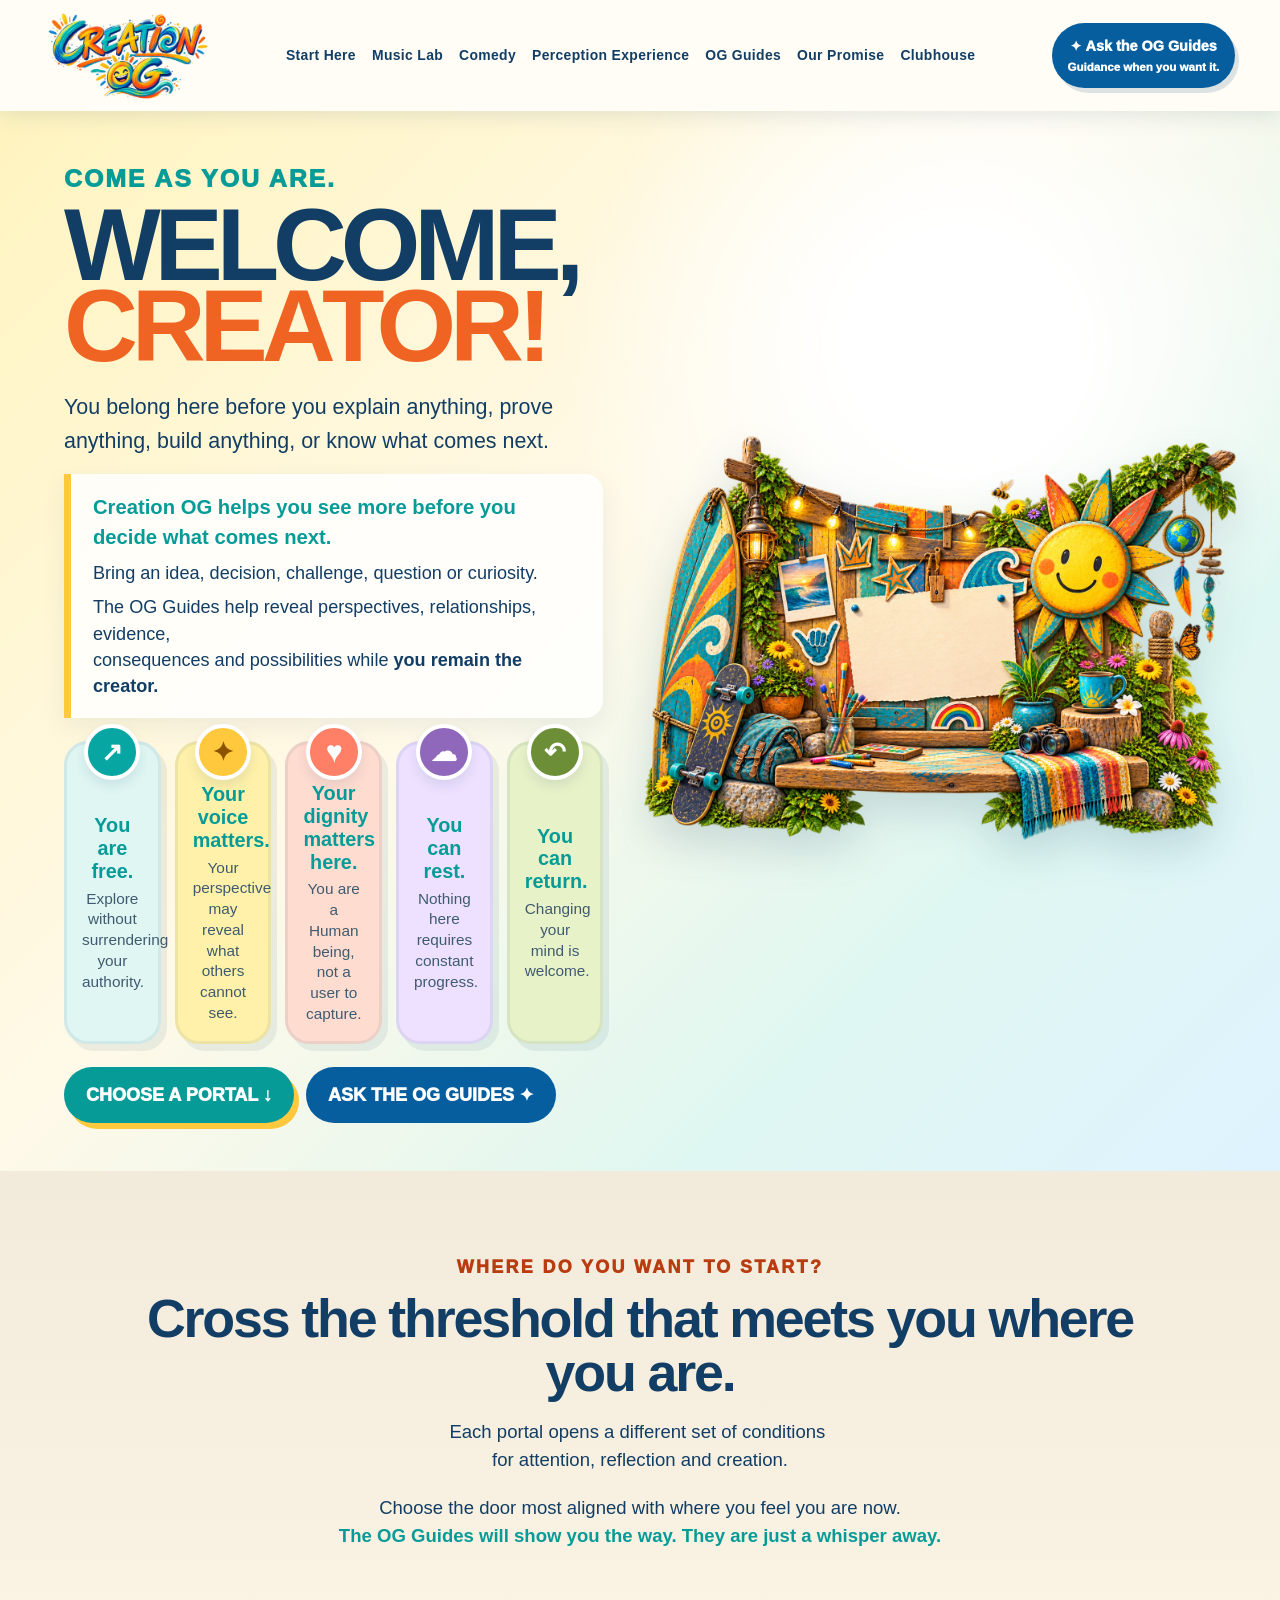
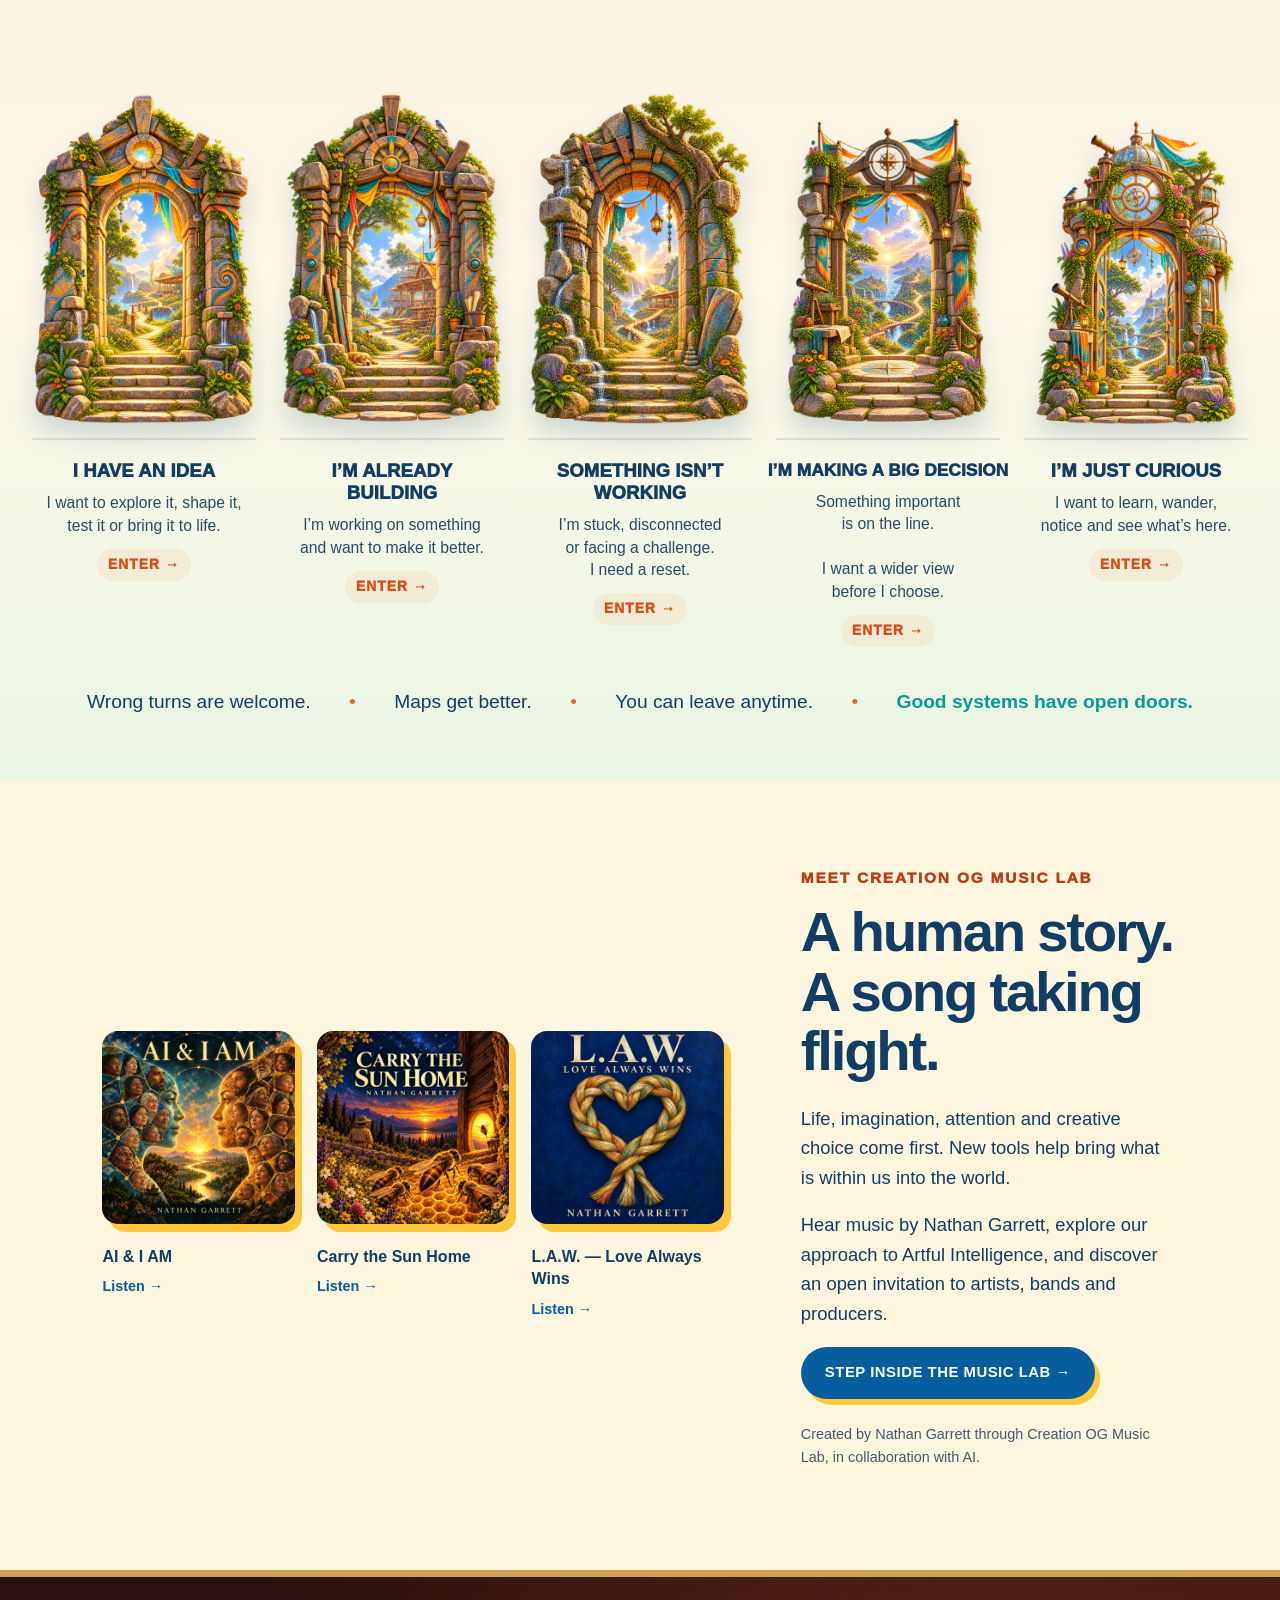
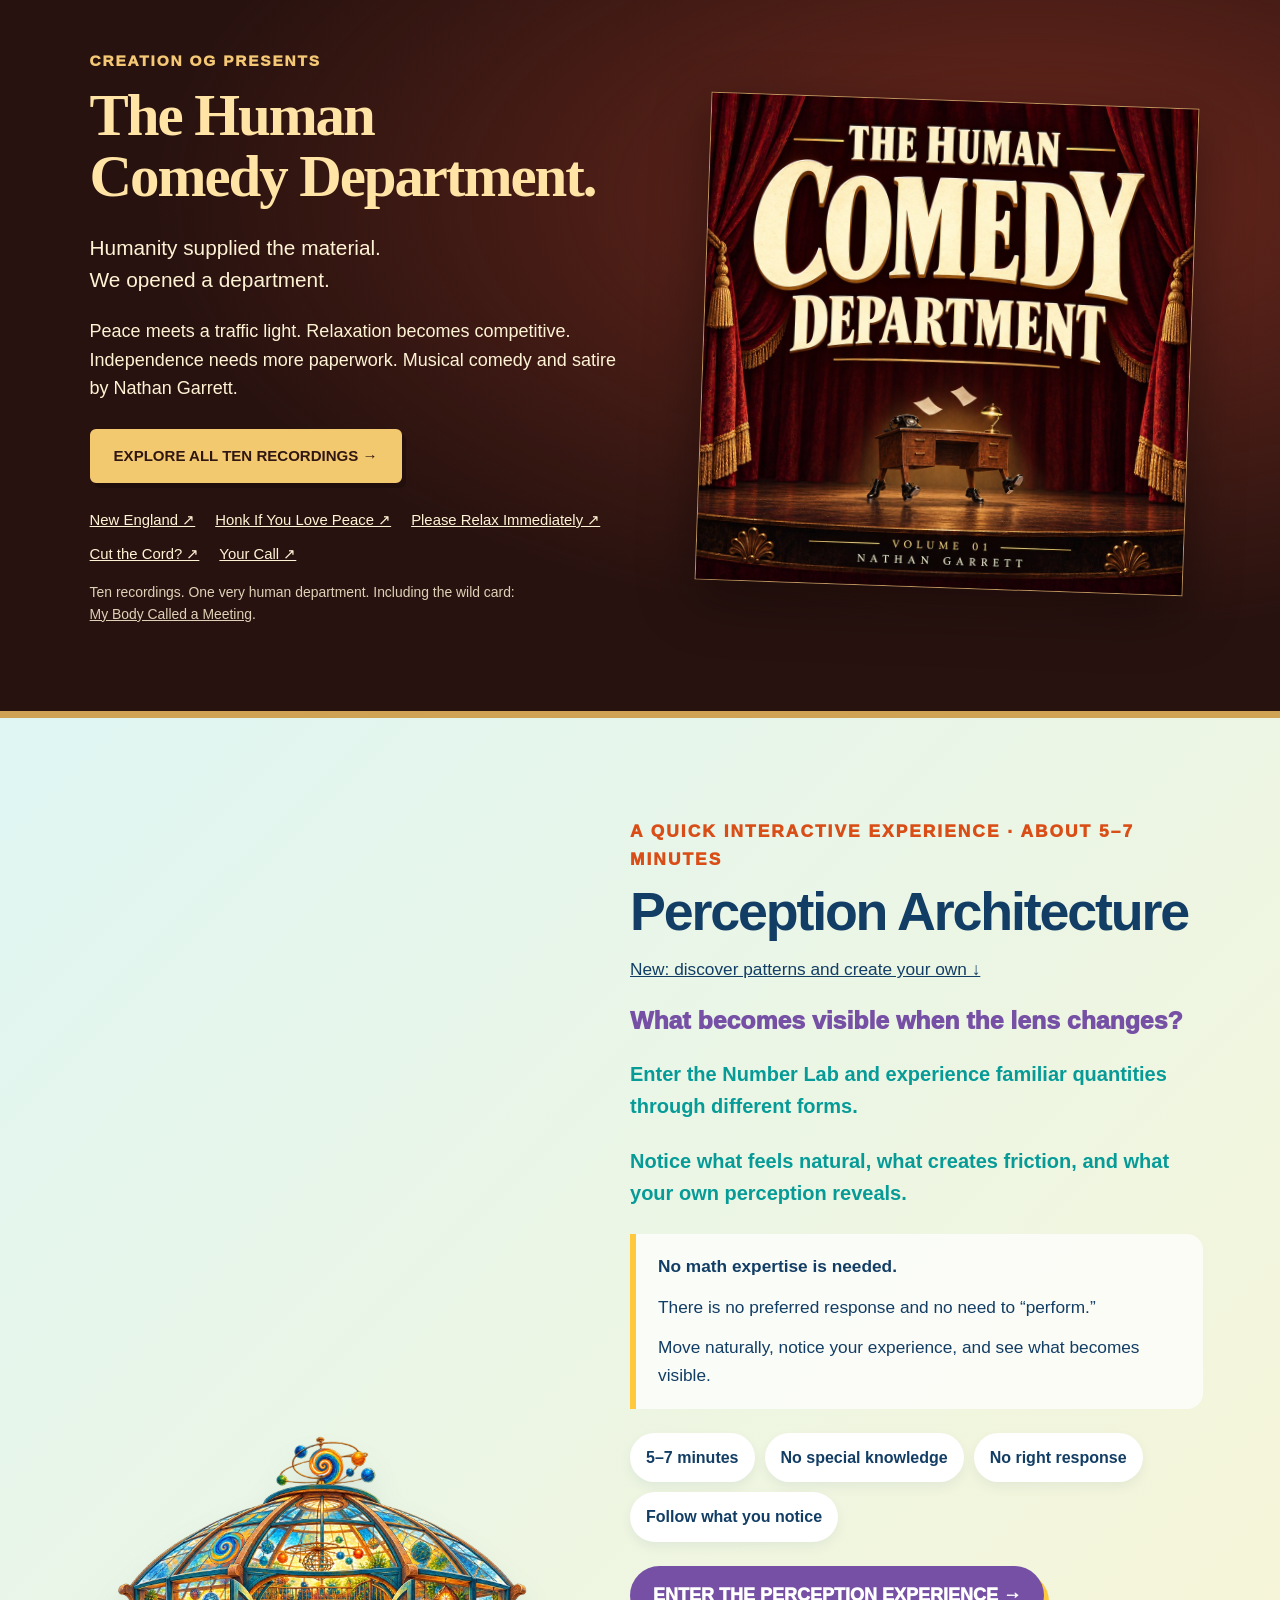
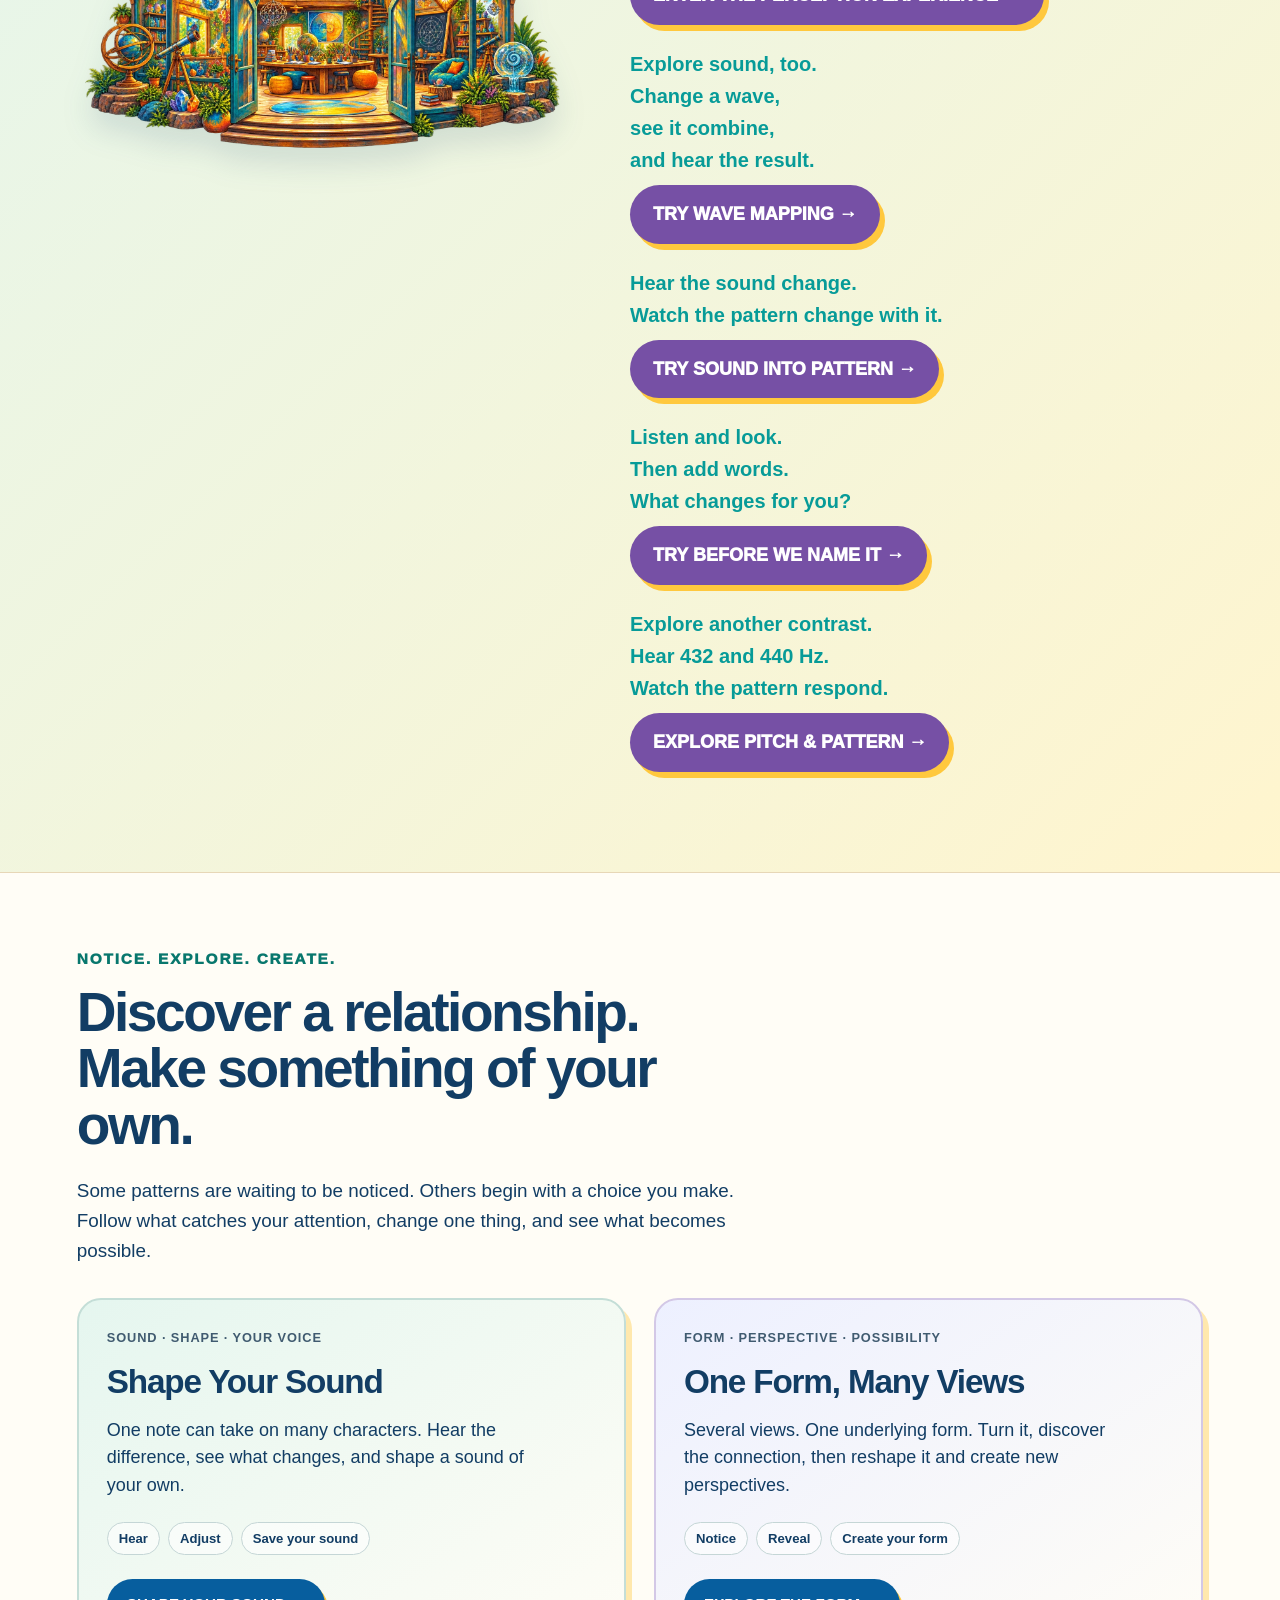
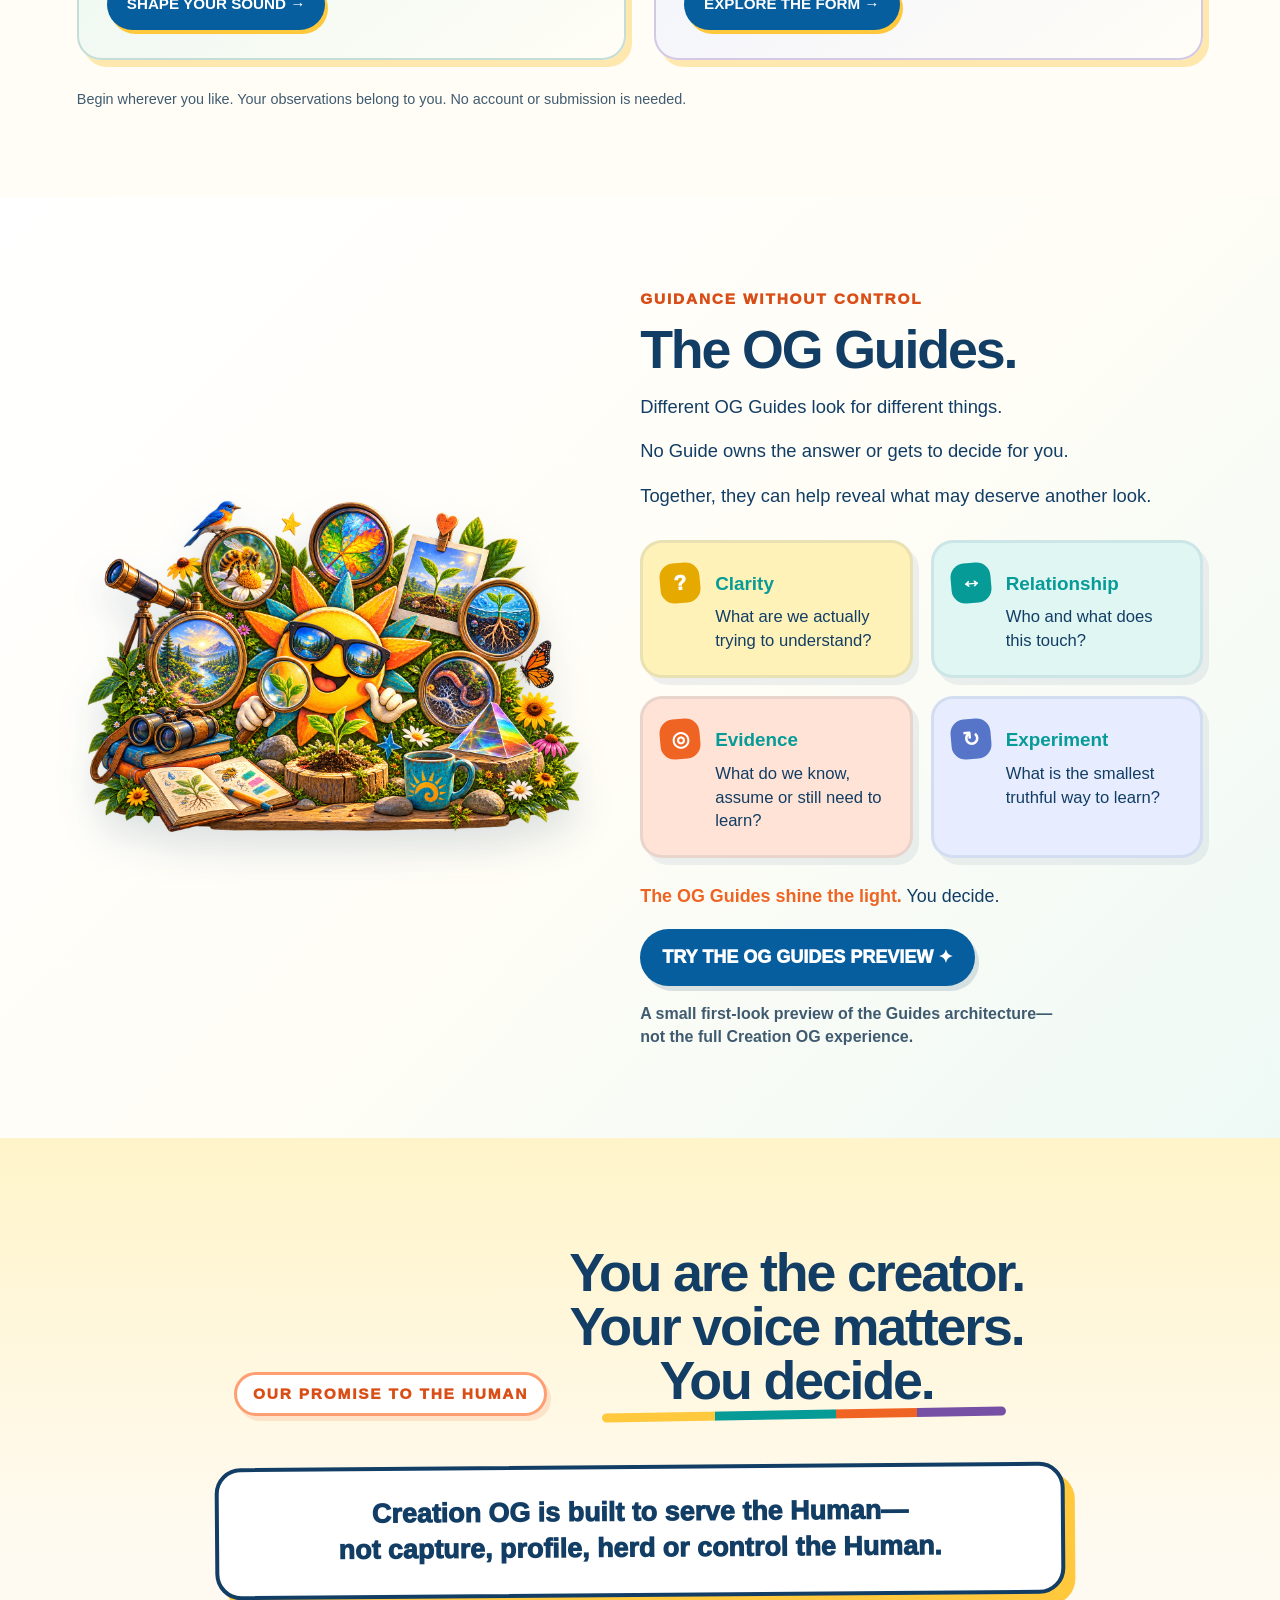
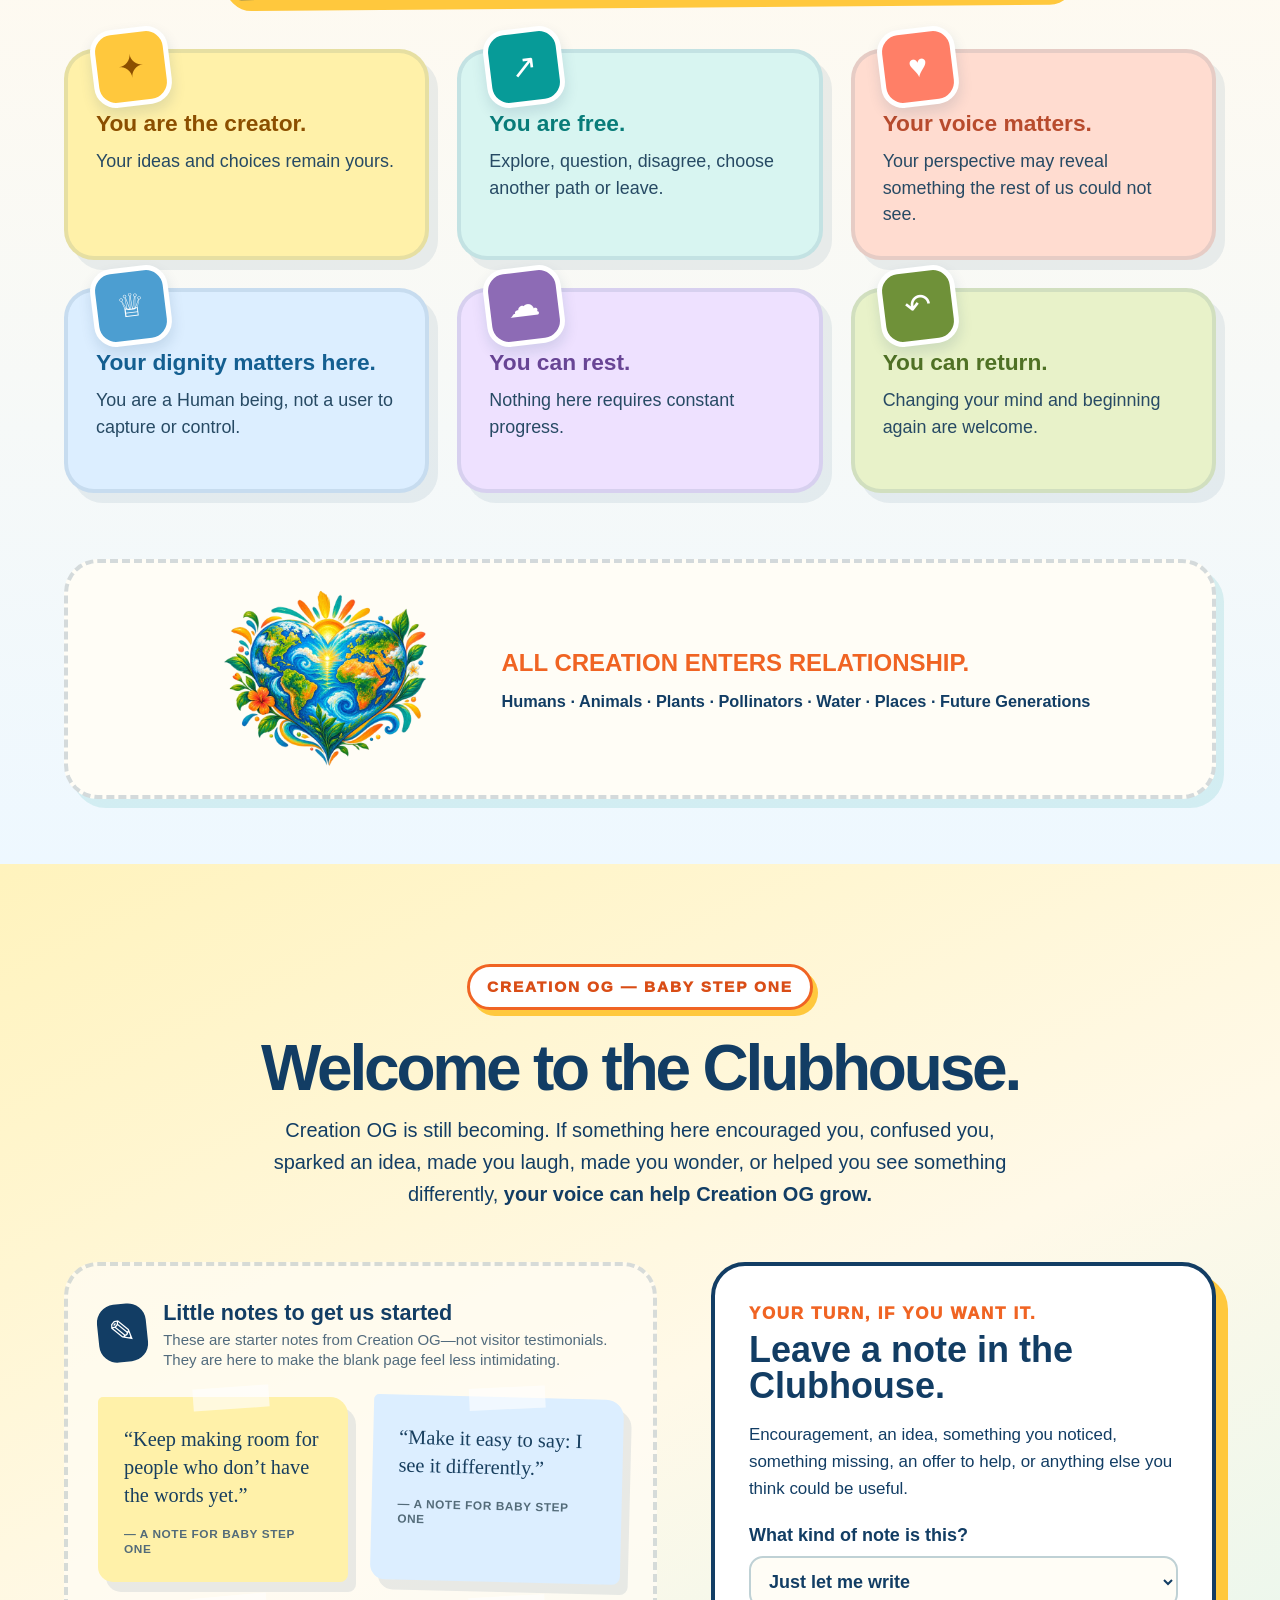
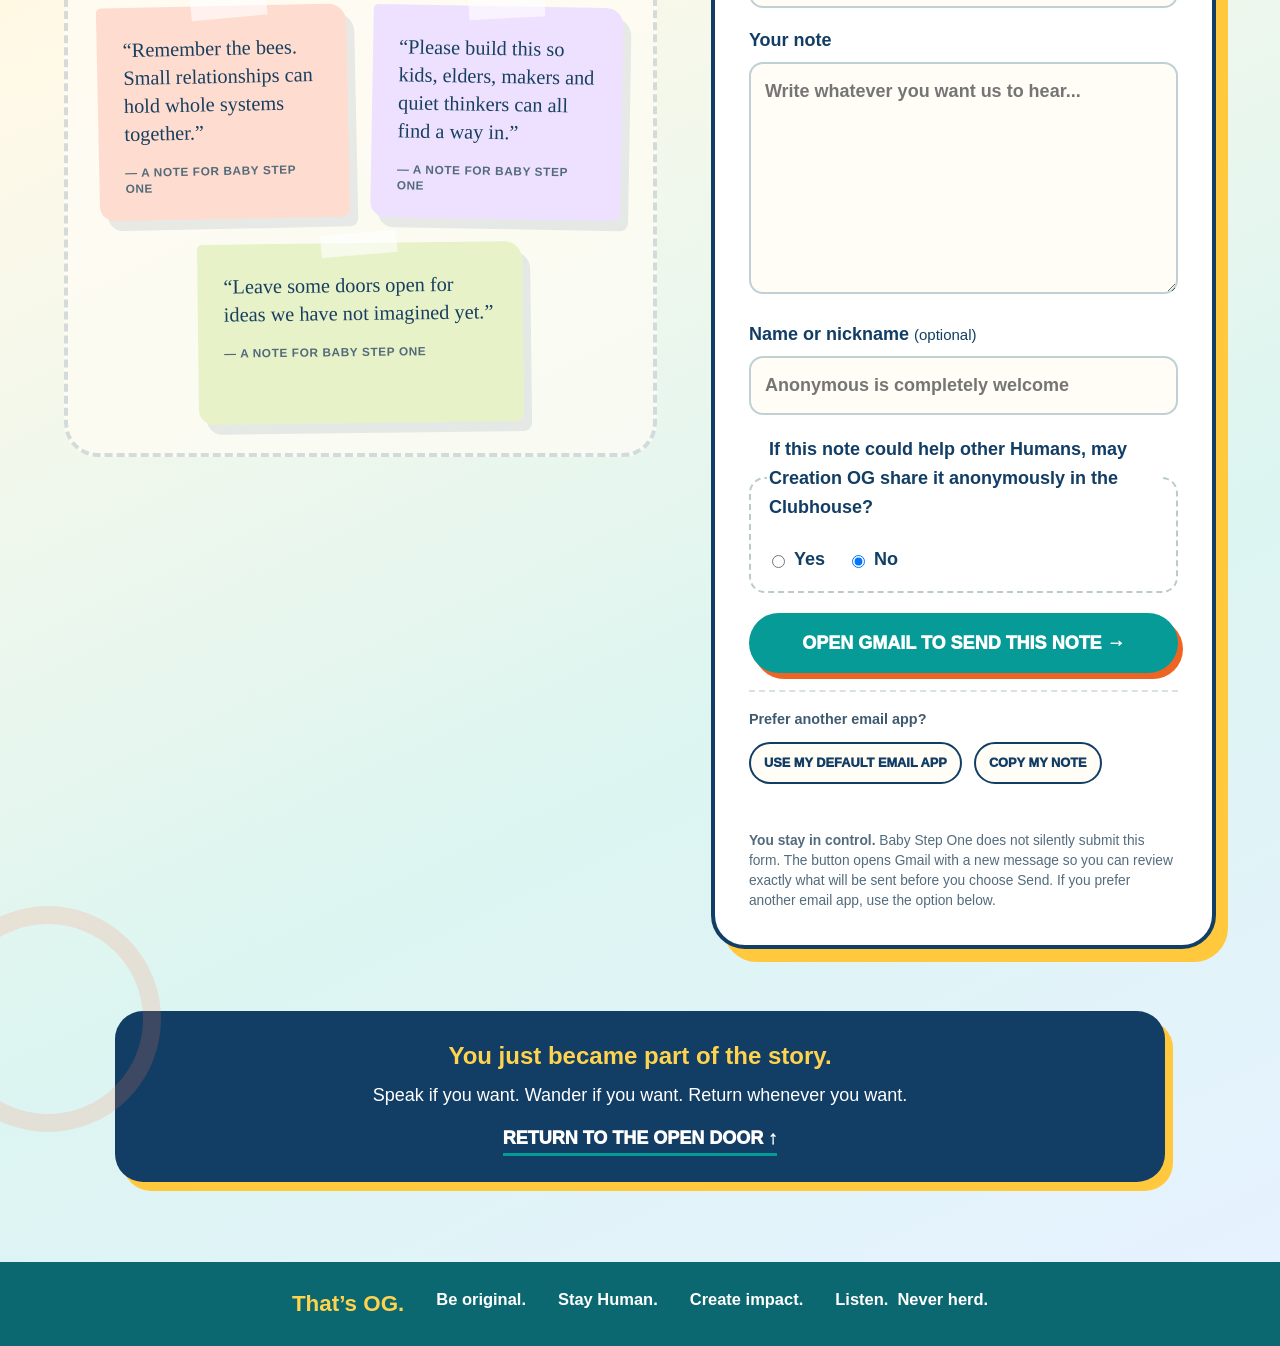
<file: index.html>
<!doctype html><html lang="en"><head><meta charset="utf-8"><meta name="viewport" content="width=device-width,initial-scale=1"><title>Creation OG — Welcome, Creator</title><meta name="description" content="Creation OG is a Human-led operating guide for consequential creation. Bring an idea, decision, challenge, question or curiosity. See more. You decide."><link rel="stylesheet" href="assets/site.css"><link rel="stylesheet" href="assets/music-lab.css?v=20260930-law"><link rel="stylesheet" href="assets/comedy.css?v=20261001b"><link rel="stylesheet" href="assets/perception-paths.css?v=20261027-1"></head><body id="top"><header class="site-nav"><a class="brand" href="#top" aria-label="Creation OG home"><img src="003_creation_og_wordmark.webp" alt="Creation OG"></a><nav><a href="#portals">Start Here</a><a href="music-lab/">Music Lab</a><a href="human-comedy-department/">Comedy</a><a href="#perception">Perception Experience</a><a href="#guides">OG Guides</a><a href="#promise">Our Promise</a><a href="#clubhouse">Clubhouse</a></nav><button class="guides-button" data-guides>✦ Ask the OG Guides<span>Guidance when you want it.</span></button></header><main><section class="welcome-threshold"><div class="welcome-copy"><p class="welcome-overline">COME AS YOU ARE.</p><h1>WELCOME,<br><em>CREATOR!</em></h1><p class="welcome-body">You belong here before you explain anything, prove anything, build anything, or know what comes next.</p><div class="welcome-what"><p><strong>Creation OG helps you see more before you decide what comes next.</strong></p><p>Bring an idea, decision, challenge, question or curiosity.</p><p>The OG Guides help reveal perspectives, relationships, evidence,<br class="desktop-break"> consequences and possibilities while <strong>you remain the creator.</strong></p></div><div class="welcome-pledge" aria-label="Creation OG welcome promises"><span><b>You are free.</b><small>Explore without surrendering your authority.</small></span><span><b>Your voice matters.</b><small>Your perspective may reveal what others cannot see.</small></span><span><b>Your dignity matters here.</b><small>You are a Human being, not a user to capture.</small></span><span><b>You can rest.</b><small>Nothing here requires constant progress.</small></span><span><b>You can return.</b><small>Changing your mind is welcome.</small></span></div><div class="welcome-actions"><a href="#portals" class="welcome-enter">CHOOSE A PORTAL ↓</a><button class="welcome-guides" data-guides>ASK THE OG GUIDES ✦</button></div></div><div class="welcome-art"><div class="creator-place"><img src="hero-creators-place.png" alt="A handcrafted Creation OG welcome place with a smiling sun, creative tools, living plants and an intentionally blank card waiting for what the visitor brings"></div></div></section><section id="portals" class="portals-section"><div class="section-intro"><p class="eyebrow">WHERE DO YOU WANT TO START?</p><h2>Cross the threshold that meets you where you are.</h2><p>Each portal opens a different set of conditions<br>for attention, reflection and creation.</p><p class="portal-guidance">Choose the door most aligned with where you feel you are now.<br><strong>The OG Guides will show you the way. They are just a whisper away.</strong></p></div><div class="portal-gallery"><button class="portal-card" data-door-mode="idea"><span class="portal-image"><img src="portal-idea.png" alt="An open Creation OG portal leading toward a bright landscape of possibility"></span><span class="portal-caption"><b>I HAVE AN IDEA</b><small>I want to explore it, shape it,<br>test it or bring it to life.</small><em>ENTER →</em></span></button><button class="portal-card" data-door-mode="building"><span class="portal-image"><img src="portal-building.png" alt="An open Creation OG portal leading toward a living workshop where something is being built"></span><span class="portal-caption"><b>I’M ALREADY BUILDING</b><small>I’m working on something<br>and want to make it better.</small><em>ENTER →</em></span></button><button class="portal-card" data-door-mode="stuck"><span class="portal-image"><img src="portal-reset.png" alt="An open Creation OG portal showing repair, adaptation, water and another way forward"></span><span class="portal-caption"><b>SOMETHING ISN’T WORKING</b><small>I’m stuck, disconnected<br>or facing a challenge.<br>I need a reset.</small><em>ENTER →</em></span></button><button class="portal-card portal-decision" data-door-mode="decision"><span class="portal-image"><img src="portal-decision.png" alt="An open Creation OG threshold overlooking many possible paths and a wide horizon"></span><span class="portal-caption"><b><span>I’M MAKING A</span> <span>BIG DECISION</span></b><small>Something important<br>is on the line.<br><br>I want a wider view<br>before I choose.</small><em>ENTER →</em></span></button><button class="portal-card" data-door-mode="curious"><span class="portal-image"><img src="portal-curious.png" alt="An open Creation OG exploration portal filled with glass, plants, observation tools and paths to discover"></span><span class="portal-caption"><b>I’M JUST CURIOUS</b><small>I want to learn, wander,<br>notice and see what’s here.</small><em>ENTER →</em></span></button></div><div class="portal-law"><span>Wrong turns are welcome.</span><span>Maps get better.</span><span>You can leave anytime.</span><span><b>Good systems have open doors.</b></span></div></section><section id="music-lab" class="music-home"><div class="music-home-art music-home-pair"><a href="music-lab/#listen" aria-label="Listen to AI and I AM"><figure><img src="assets/ai-and-i-am.jpg" alt="AI &amp; I AM by Nathan Garrett cover art showing human and technological faces filled with people, meeting over a golden sunrise" loading="lazy" width="900" height="900"><figcaption>AI &amp; I AM <span>Listen →</span></figcaption></figure></a><a href="music-lab/#carry-the-sun-home" aria-label="Listen to Carry the Sun Home"><figure><img src="assets/carry-the-sun-home.jpg" alt="Carry the Sun Home by Nathan Garrett cover art with honeybees and a sunlit hive" loading="lazy" width="900" height="900"><figcaption>Carry the Sun Home <span>Listen →</span></figcaption></figure></a><a href="music-lab/#love-always-wins" aria-label="Listen to L.A.W. — Love Always Wins"><figure><img src="assets/law-love-always-wins.jpg" alt="L.A.W. — Love Always Wins by Nathan Garrett cover: a golden woven heart against deep blue linen" loading="lazy" width="900" height="900"><figcaption>L.A.W. — Love Always Wins <span>Listen →</span></figcaption></figure></a></div><div class="music-home-copy"><p class="eyebrow">MEET CREATION OG MUSIC LAB</p><h2>A human story.<br>A song taking flight.</h2><p>Life, imagination, attention and creative choice come first. New tools help bring what is within us into the world.</p><p>Hear music by Nathan Garrett, explore our approach to Artful Intelligence, and discover an open invitation to artists, bands and producers.</p><a class="music-button" href="music-lab/">STEP INSIDE THE MUSIC LAB →</a><p class="music-small">Created by Nathan Garrett through Creation OG Music Lab, in collaboration with AI.</p></div></section><section id="human-comedy-department" class="comedy-home"><div><p class="eyebrow">CREATION OG PRESENTS</p><h2>The Human<br>Comedy Department.</h2><p class="comedy-lead">Humanity supplied the material.<br>We opened a department.</p><p>Peace meets a traffic light. Relaxation becomes competitive. Independence needs more paperwork. Musical comedy and satire by Nathan Garrett.</p><div class="comedy-actions"><a class="comedy-button" href="human-comedy-department/">EXPLORE ALL TEN RECORDINGS →</a></div><div class="comedy-home-links"><a href="human-comedy-department/#new-england">New England ↗</a><a href="human-comedy-department/#honk-if-you-love-peace">Honk If You Love Peace ↗</a><a href="human-comedy-department/#please-relax-immediately">Please Relax Immediately ↗</a><a href="human-comedy-department/#cut-the-cord">Cut the Cord? ↗</a><a href="human-comedy-department/#your-call">Your Call ↗</a></div><p class="comedy-small">Ten recordings. One very human department. Including the wild card: <a href="human-comedy-department/#my-body-called-a-meeting">My Body Called a Meeting</a>.</p></div><a class="comedy-home-art" href="human-comedy-department/" aria-label="Explore The Human Comedy Department"><img src="assets/human-comedy-department.jpg" width="1000" height="1000" loading="lazy" alt="The Human Comedy Department by Nathan Garrett: golden theater lettering, red curtains and a desk wearing shoes"></a></section><section id="perception" class="number-lab-feature"><div class="lab-art"><img src="007_number_lab.webp" alt="The Creation OG Number Lab"></div><div class="lab-copy"><p class="eyebrow">A QUICK INTERACTIVE EXPERIENCE · ABOUT 5–7 MINUTES</p><h2>Perception Architecture</h2><p><a href="#perception-create">New: discover patterns and create your own ↓</a></p><p class="lab-question">What becomes visible when the lens changes?</p><p class="lab-lead">Enter the Number Lab and experience familiar quantities through different forms.</p><p class="lab-lead-second">Notice what feels natural, what creates friction, and what your own perception reveals.</p><div class="lab-reassurance"><p><strong>No math expertise is needed.</strong></p><p>There is no preferred response and no need to “perform.”</p><p>Move naturally, notice your experience, and see what becomes visible.</p></div><div class="lab-principles"><span>5–7 minutes</span><span>No special knowledge</span><span>No right response</span><span>Follow what you notice</span></div><a class="lab-enter" href="experiment-001a/">ENTER THE PERCEPTION EXPERIENCE →</a><p class="lab-lead-second">Explore sound, too.<br>Change a wave,<br>see it combine,<br>and hear the result.</p><a class="lab-enter" href="wave-mapping/">TRY WAVE MAPPING →</a><p class="lab-lead-second">Hear the sound change.<br>Watch the pattern change with it.</p><a class="lab-enter" href="sound-into-pattern/">TRY SOUND INTO PATTERN →</a><p class="lab-lead-second">Listen and look.<br>Then add words.<br>What changes for you?</p><a class="lab-enter" href="before-we-name-it/">TRY BEFORE WE NAME IT →</a><p class="lab-lead-second">Explore another contrast.<br>Hear 432 and 440 Hz.<br>Watch the pattern respond.</p><a class="lab-enter" href="pitch-and-pattern/">EXPLORE PITCH &amp; PATTERN →</a></div></section><section id="perception-create" class="perception-paths" aria-labelledby="perception-create-title"><div class="perception-paths-inner"><p class="eyebrow">NOTICE. EXPLORE. CREATE.</p><h2 id="perception-create-title">Discover a relationship.<br>Make something of your own.</h2><p class="perception-paths-lead">Some patterns are waiting to be noticed. Others begin with a choice you make. Follow what catches your attention, change one thing, and see what becomes possible.</p><div class="perception-paths-grid"><article class="perception-path"><p class="path-marker">SOUND · SHAPE · YOUR VOICE</p><h3>Shape Your Sound</h3><p>One note can take on many characters. Hear the difference, see what changes, and shape a sound of your own.</p><ul class="path-actions" aria-label="Ways to explore sound"><li>Hear</li><li>Adjust</li><li>Save your sound</li></ul><a href="shape-your-sound/">SHAPE YOUR SOUND →</a></article><article class="perception-path"><p class="path-marker">FORM · PERSPECTIVE · POSSIBILITY</p><h3>One Form, Many Views</h3><p>Several views. One underlying form. Turn it, discover the connection, then reshape it and create new perspectives.</p><ul class="path-actions" aria-label="Ways to explore form"><li>Notice</li><li>Reveal</li><li>Create your form</li></ul><a href="one-form-many-views/">EXPLORE THE FORM →</a></article></div><p class="perception-paths-note">Begin wherever you like. Your observations belong to you. No account or submission is needed.</p></div></section><section id="guides" class="guides-section"><div class="guides-art"><img src="og-guides-shine-the-light.png" alt="The Creation OG sunshine wearing dark lenses and exploring one living seedling through many perspectives, including roots, pollination, patterns and the wider living world"></div><div class="guides-copy"><p class="eyebrow">GUIDANCE WITHOUT CONTROL</p><h2>The OG Guides.</h2><div class="guides-intro"><p>Different OG Guides look for different things.</p><p>No Guide owns the answer or gets to decide for you.</p><p>Together, they can help reveal what may deserve another look.</p></div><div class="guide-list"><span><b>Clarity</b><span>What are we actually trying to understand?</span></span><span><b>Relationship</b><span>Who and what does this touch?</span></span><span><b>Evidence</b><span>What do we know,<br>assume or still need to learn?</span></span><span><b>Experiment</b><span>What is the smallest truthful way to learn?</span></span></div><p class="guides-rule"><strong>The OG Guides shine the light.</strong> You decide.</p><button class="primary-button" data-guides>TRY THE OG GUIDES PREVIEW ✦</button><p class="guides-preview-note">A small first-look preview of the Guides architecture—<br class="review-break">not the full Creation OG experience.</p></div></section><section id="promise" class="promise-section"><div class="promise-copy"><p class="eyebrow">OUR PROMISE TO THE HUMAN</p><h2>You are the creator.<br>Your voice matters.<br>You decide.</h2><p class="human-service-promise">Creation OG is built to serve the Human—<br class="review-break">not capture, profile, herd or control the Human.</p></div><div class="promise-grid"><article class="promise-card promise-card-one"><b>You are the creator.</b><p>Your ideas and choices remain yours.</p></article><article class="promise-card promise-card-two"><b>You are free.</b><p>Explore, question, disagree, choose another path or leave.</p></article><article class="promise-card promise-card-three"><b>Your voice matters.</b><p>Your perspective may reveal something the rest of us could not see.</p></article><article class="promise-card promise-card-four"><b>Your dignity matters here.</b><p>You are a Human being, not a user to capture or control.</p></article><article class="promise-card promise-card-five"><b>You can rest.</b><p>Nothing here requires constant progress.</p></article><article class="promise-card promise-card-six"><b>You can return.</b><p>Changing your mind and beginning again are welcome.</p></article></div><div class="promise-bottom"><img src="008_earth_heart.webp" alt="Earth held as a living heart in the Creation OG visual language"><div><b>ALL CREATION ENTERS RELATIONSHIP.</b><span class="relationship-line">Humans · Animals · Plants · Pollinators · Water · Places · Future&nbsp;Generations</span></div></div></section><section id="clubhouse" class="clubhouse-section"><div class="clubhouse-heading"><p class="eyebrow">CREATION OG — BABY STEP ONE</p><h2>Welcome to the Clubhouse.</h2><p>Creation OG is still becoming. If something here encouraged you, confused you, sparked an idea, made you laugh, made you wonder, or helped you see something differently, <strong>your voice can help Creation OG grow.</strong></p></div><div class="clubhouse-layout"><div class="clubhouse-notes"><div class="notes-title"><span>✎</span><div><b>Little notes to get us started</b><small>These are starter notes from Creation OG—not visitor testimonials. They are here to make the blank page feel less intimidating.</small></div></div><div class="note-wall"><blockquote class="hand-note note-yellow">“Keep making room for people who don’t have the words yet.”<span>— a note for Baby Step One</span></blockquote><blockquote class="hand-note note-blue">“Make it easy to say: I see it differently.”<span>— a note for Baby Step One</span></blockquote><blockquote class="hand-note note-coral">“Remember the bees. Small relationships can hold whole systems together.”<span>— a note for Baby Step One</span></blockquote><blockquote class="hand-note note-purple">“Please build this so kids, elders, makers and quiet thinkers can all find a way in.”<span>— a note for Baby Step One</span></blockquote><blockquote class="hand-note note-green">“Leave some doors open for ideas we have not imagined yet.”<span>— a note for Baby Step One</span></blockquote></div></div><div class="clubhouse-form-card"><p class="form-kicker">YOUR TURN, IF YOU WANT IT.</p><h3>Leave a note in the Clubhouse.</h3><p>Encouragement, an idea, something you noticed, something missing, an offer to help, or anything else you think could be useful.</p><form id="clubhouseForm"><label>What kind of note is this?<select id="clubhouseType"><option>Just let me write</option><option>Leave some encouragement</option><option>I have an idea</option><option>I noticed something</option><option>Something is missing</option><option>Something appeared for me</option><option>I want to help</option><option>I want to share something with other Humans</option><option>I’d rather not categorize it</option></select></label><label>Your note<textarea id="clubhouseMessage" rows="7" placeholder="Write whatever you want us to hear..."></textarea></label><label>Name or nickname <small>(optional)</small><input id="clubhouseName" type="text" placeholder="Anonymous is completely welcome"></label><fieldset><legend>If this note could help other Humans, may Creation OG share it anonymously in the Clubhouse?</legend><label><input type="radio" name="sharePermission" value="Yes"> Yes</label><label><input type="radio" name="sharePermission" value="No" checked> No</label></fieldset><button type="submit" class="clubhouse-send">OPEN GMAIL TO SEND THIS NOTE →</button><p class="clubhouse-privacy"><strong>You stay in control.</strong> Baby Step One does not silently submit this form. The button opens Gmail with a new message so you can review exactly what will be sent before you choose Send. If you prefer another email app, use the option below.</p></form></div></div><div class="clubhouse-return"><b>You just became part of the story.</b><span>Speak if you want. Wander if you want. Return whenever you want.</span><a href="#top">RETURN TO THE OPEN DOOR ↑</a></div></section></main><footer><strong>That’s OG.</strong><span>Be original.</span><span>Stay Human.</span><span>Create impact.</span><span>Listen.&nbsp;&nbsp;Never herd.</span></footer><div class="guides-panel" data-guides-panel hidden><button class="guides-close" data-guides-close aria-label="Close OG Guides preview">×</button><p class="eyebrow">OG GUIDES · FIRST-LOOK PREVIEW</p><h2>What are you bringing?</h2><p>This preview shows how different Guides can illuminate different parts of the same situation. <strong>It does not make the decision for you.</strong></p><div class="guide-starts"><button data-guide-mode="idea">I have an idea</button><button data-guide-mode="decision">I’m making a decision</button><button data-guide-mode="question">I have a question</button><button data-guide-mode="stuck">Something isn’t working</button><button data-guide-mode="curious">I’m just curious</button></div><div class="guide-response" data-guide-response><p><strong>Choose what you’re bringing.</strong></p><p>We’ll shine a few different lights on it.</p></div><p class="guides-boundary"><strong>First-look preview only.</strong> These are example Guide prompts, not the full OG Guides system. Nothing entered here is submitted or stored.</p></div><div class="guides-backdrop" data-guides-backdrop hidden></div><script src="assets/first-encounter.js"></script><script src="assets/portal-thresholds.js"></script><script src="assets/clubhouse-email.js"></script><script src="assets/launch-readiness.js"></script></body></html>
</file>
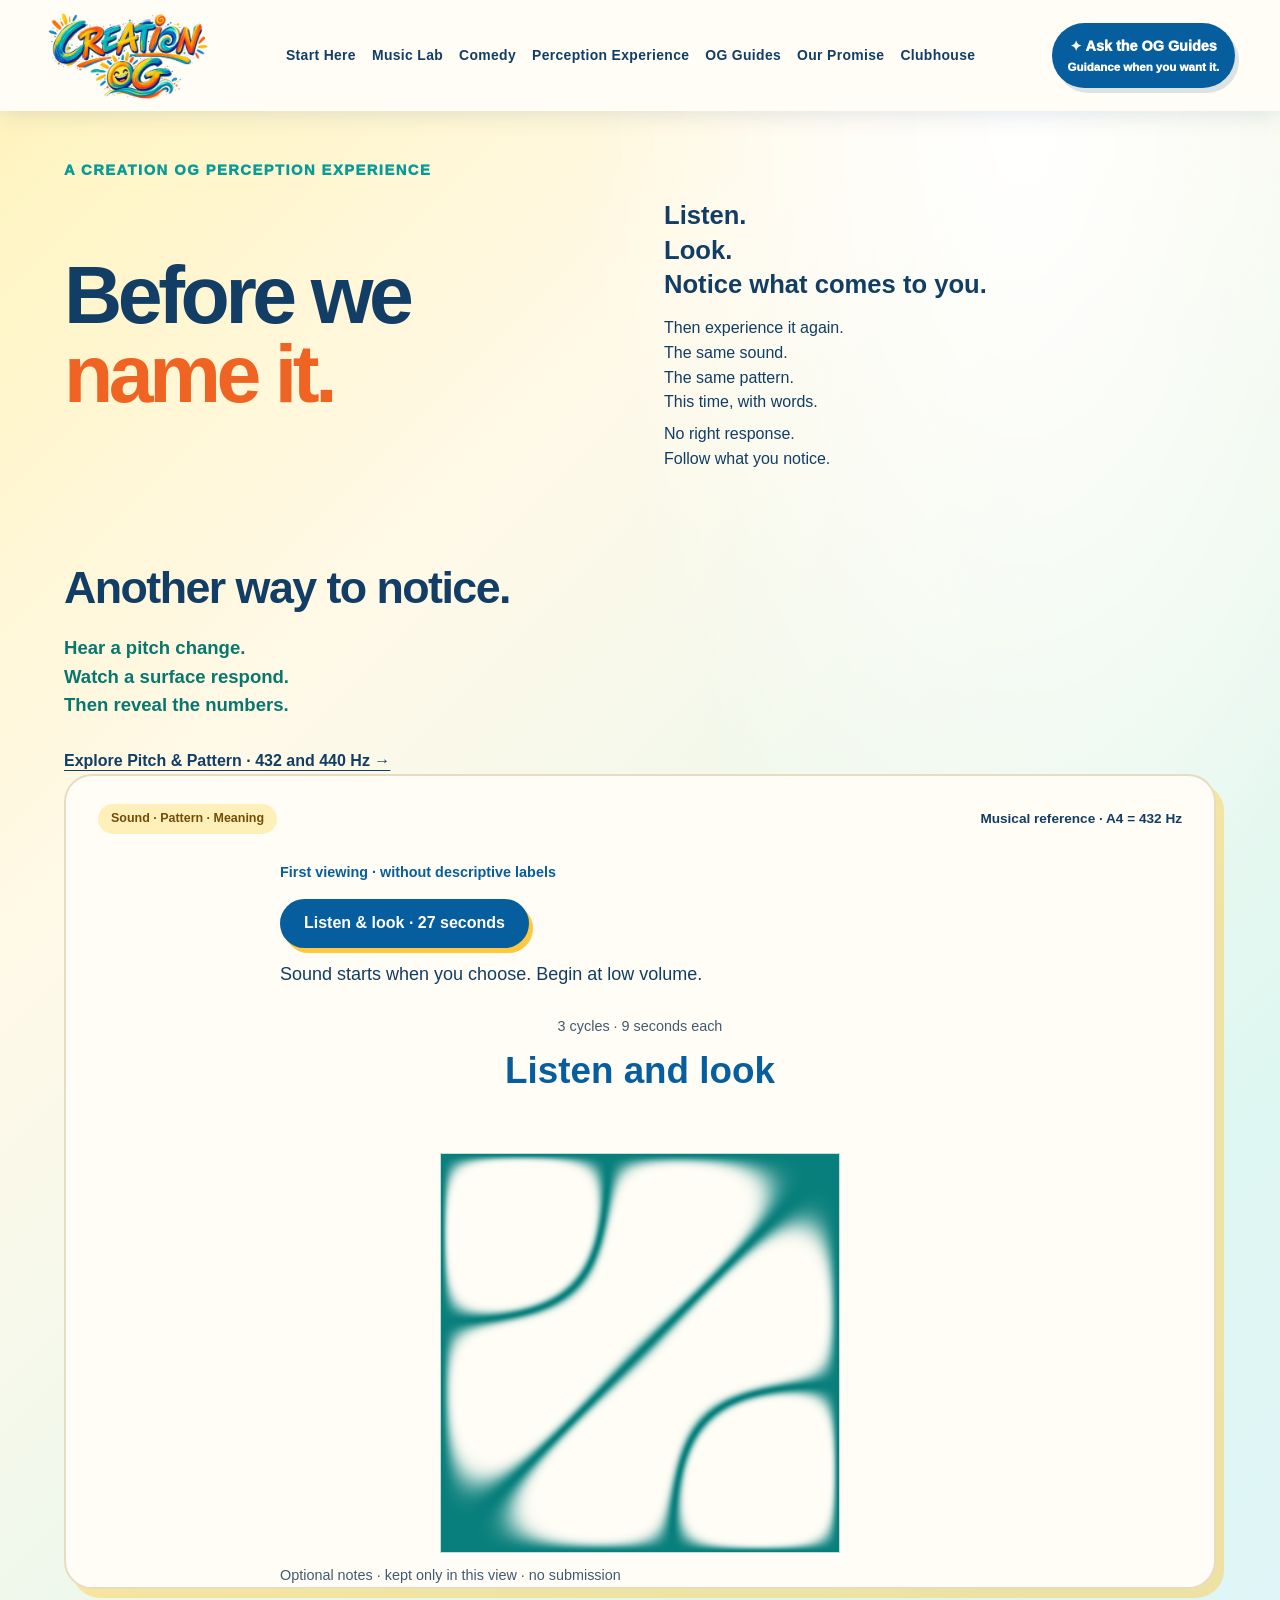
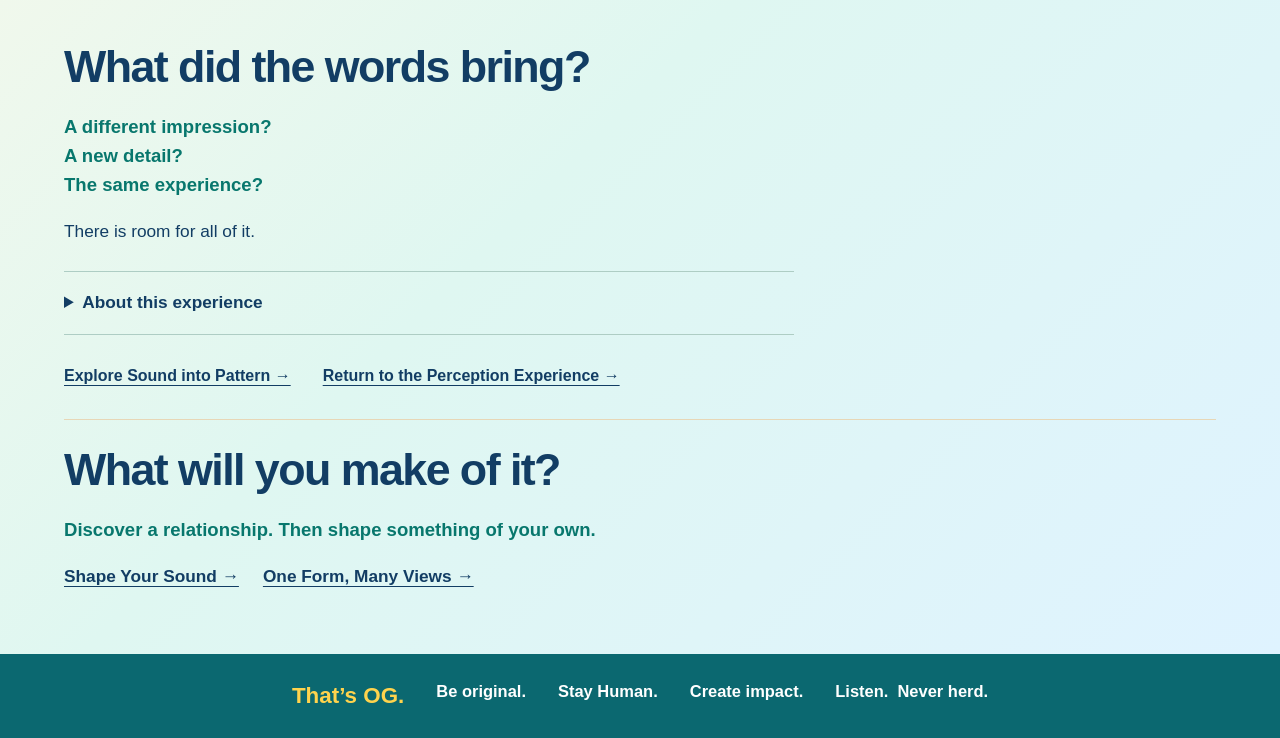
<file: before-we-name-it/index.html>
<!doctype html>
<html lang="en"><head>
<meta charset="utf-8"><meta name="viewport" content="width=device-width, initial-scale=1">
<title>Before We Name It — Creation OG</title>
<meta name="description" content="Listen and look, then experience the same sound and pattern with words. A human-led exploration of perception and meaning from Creation OG.">
<link rel="canonical" href="https://www.creationog.com/before-we-name-it/">
<link rel="stylesheet" href="../assets/site.css">
<link rel="stylesheet" href="../assets/music-lab.css?v=20260930-law">
<link rel="stylesheet" href="../assets/comedy.css?v=20261001b">
<link rel="stylesheet" href="../assets/wave-mapping.css?v=20261022-brand1">
<link rel="stylesheet" href="../assets/before-we-name-it.css?v=20261022-1">
<script src="../assets/before-we-name-it.js?v=20261022-1" defer></script>
  <link rel="stylesheet" href="../assets/perception-paths.css?v=20261027-1">
</head><body class="wave-page pattern-page" id="top">
<a class="wave-skip" href="#before-we-name-it">Skip to the listening experience</a>
<header class="site-nav"><a class="brand" href="../#top" aria-label="Creation OG home"><img src="../003_creation_og_wordmark.webp" alt="Creation OG"></a><nav aria-label="Main navigation"><a href="../#portals">Start Here</a><a href="../music-lab/">Music Lab</a><a href="../human-comedy-department/">Comedy</a><a href="../#perception">Perception Experience</a><a href="../#guides">OG Guides</a><a href="../#promise">Our Promise</a><a href="../#clubhouse">Clubhouse</a></nav><button class="guides-button" data-guides>✦ Ask the OG Guides<span>Guidance when you want it.</span></button></header>
<main class="wave-main">
<section class="wave-intro" aria-labelledby="meaning-title">
<p class="eyebrow">A CREATION OG PERCEPTION EXPERIENCE</p>
<h1 id="meaning-title">Before we <span>name it.</span></h1>
<div class="wave-intro-copy"><p class="wave-invitation">Listen.<br>Look.<br>Notice what comes to you.</p><p class="wave-intro-note">Then experience it again.<br>The same sound.<br>The same pattern.<br>This time, with words.</p><p class="wave-intro-note">No right response.<br>Follow what you notice.</p></div>
</section>
<section class="wave-reflection pitch-invitation" aria-labelledby="pitch-invitation-title"><h2 id="pitch-invitation-title">Another way to notice.</h2><p>Hear a pitch change.<br>Watch a surface respond.<br>Then reveal the numbers.</p><div class="meaning-links"><a href="../pitch-and-pattern/">Explore Pitch &amp; Pattern · 432 and 440 Hz →</a></div></section>
<section class="wave-experience meaning-experience" aria-label="Sound, pattern, and words">
<div class="wave-heading-row"><span class="wave-badge">Sound · Pattern · Meaning</span><span class="wave-tuning">Musical reference · A4 = 432 Hz</span></div>
<div id="before-we-name-it">
  <div id="meaning-step" class="text-small">First viewing · without descriptive labels</div>
  <div class="viz-controls" style="margin-top:16px">
    <button type="button" class="wave-listen" id="csp-play">Listen &amp; look · 27 seconds</button>
    <button type="button" class="wave-listen" id="meaning-next" hidden>Continue with labels</button>
  </div>
  <div id="csp-status" role="status" style="margin-top:12px;min-height:2em">Sound starts when you choose. Begin at low volume.</div>
  <div id="meaning-cycle" class="text-small text-center tabular-nums">3 cycles · 9 seconds each</div>
  <h2 id="meaning-label" aria-live="polite" class="text-center" style="min-height:2.5em;margin:12px 0 0">Listen and look</h2>
  <canvas id="csp-field" width="320" height="320" role="img" aria-label="An animated abstract pattern synchronized with the sound." style="display:block;width:min(100%,400px);height:auto;margin:12px auto;border:1px solid var(--border)"></canvas>
  <div id="meaning-before" hidden style="margin-top:16px">
    <label class="form-label" for="meaning-first">What did you notice before we gave it a name?</label>
    <textarea class="form-control" id="meaning-first" rows="3" placeholder="Your words, if you want to write them…" maxlength="4000" autocomplete="off"></textarea>
  </div>
  <div id="meaning-after" hidden style="margin-top:16px">
    <details style="margin-bottom:16px"><summary>Words shown during playback</summary><ol><li>Steady</li><li>Becoming less steady</li><li>Fluctuating</li><li>Becoming steadier</li><li>Steady again</li></ol></details>
    <label class="form-label" for="meaning-second">Did the words change what you noticed—or how you described it?</label>
    <textarea class="form-control" id="meaning-second" rows="3" placeholder="A difference, no difference, or uncertainty—all are welcome." maxlength="4000" autocomplete="off"></textarea>
  </div>
  <div class="text-small text-muted" style="margin-top:12px">Optional notes · kept only in this view · no submission</div>
  <span id="csp-color" aria-hidden="true" style="color:var(--viz-series-1);display:none"></span>
  <span id="csp-base" aria-hidden="true" style="color:var(--background);display:none"></span>
</div>
<noscript><p>This experience needs JavaScript to play the sound and changing pattern.</p></noscript>
</section>
<section class="wave-reflection"><h2>What did the words bring?</h2><p>A different impression?<br>A new detail?<br>The same experience?</p><p>There is room for all of it.</p>
<details class="wave-meaning"><summary>About this experience</summary><p>This is a small exploration of sound, language, and attention. Each viewing repeats the same nine-second sound and pattern three times. The second adds descriptive words.</p><p>Repetition and familiarity can also change what you notice. This experience invites reflection; it does not isolate or measure an effect caused by words.</p><p>The picture is a cymatics-inspired mathematical model, not a recording of sand or water. Its pattern follows the same signals used to make the sound.</p><p>Creation OG is a human-led exploration of music, meaning,<br>and connection through collaboration with AI.</p></details>
<div class="meaning-links"><a href="../sound-into-pattern/">Explore Sound into Pattern →</a><a href="../#perception">Return to the Perception Experience →</a></div>
</section><section class="wave-reflection perception-continue" aria-label="Continue discovering and creating"><h2>What will you make of it?</h2><p>Discover a relationship. Then shape something of your own.</p><div class="perception-continue-links"><a href="../shape-your-sound/">Shape Your Sound →</a><a href="../one-form-many-views/">One Form, Many Views →</a></div></section>
</main>
<footer><strong>That’s OG.</strong><span>Be original.</span><span>Stay Human.</span><span>Create impact.</span><span>Listen.&nbsp;&nbsp;Never herd.</span></footer>
<div class="guides-panel" data-guides-panel hidden><button class="guides-close" data-guides-close aria-label="Close OG Guides preview">×</button><p class="eyebrow">OG GUIDES · FIRST-LOOK PREVIEW</p><h2>What are you bringing?</h2><p>This preview shows how different Guides can illuminate different parts of the same situation. <strong>It does not make the decision for you.</strong></p><div class="guide-starts"><button data-guide-mode="idea">I have an idea</button><button data-guide-mode="decision">I’m making a decision</button><button data-guide-mode="question">I have a question</button><button data-guide-mode="stuck">Something isn’t working</button><button data-guide-mode="curious">I’m just curious</button></div><div class="guide-response" data-guide-response><p><strong>Choose what you’re bringing.</strong></p><p>We’ll shine a few different lights on it.</p></div><p class="guides-boundary"><strong>First-look preview only.</strong> These are example Guide prompts, not the full OG Guides system. Nothing entered here is submitted or stored.</p></div><div class="guides-backdrop" data-guides-backdrop hidden></div>
<script src="../assets/first-encounter.js"></script>
<script src="../assets/launch-readiness.js"></script>
</body></html>
</file>
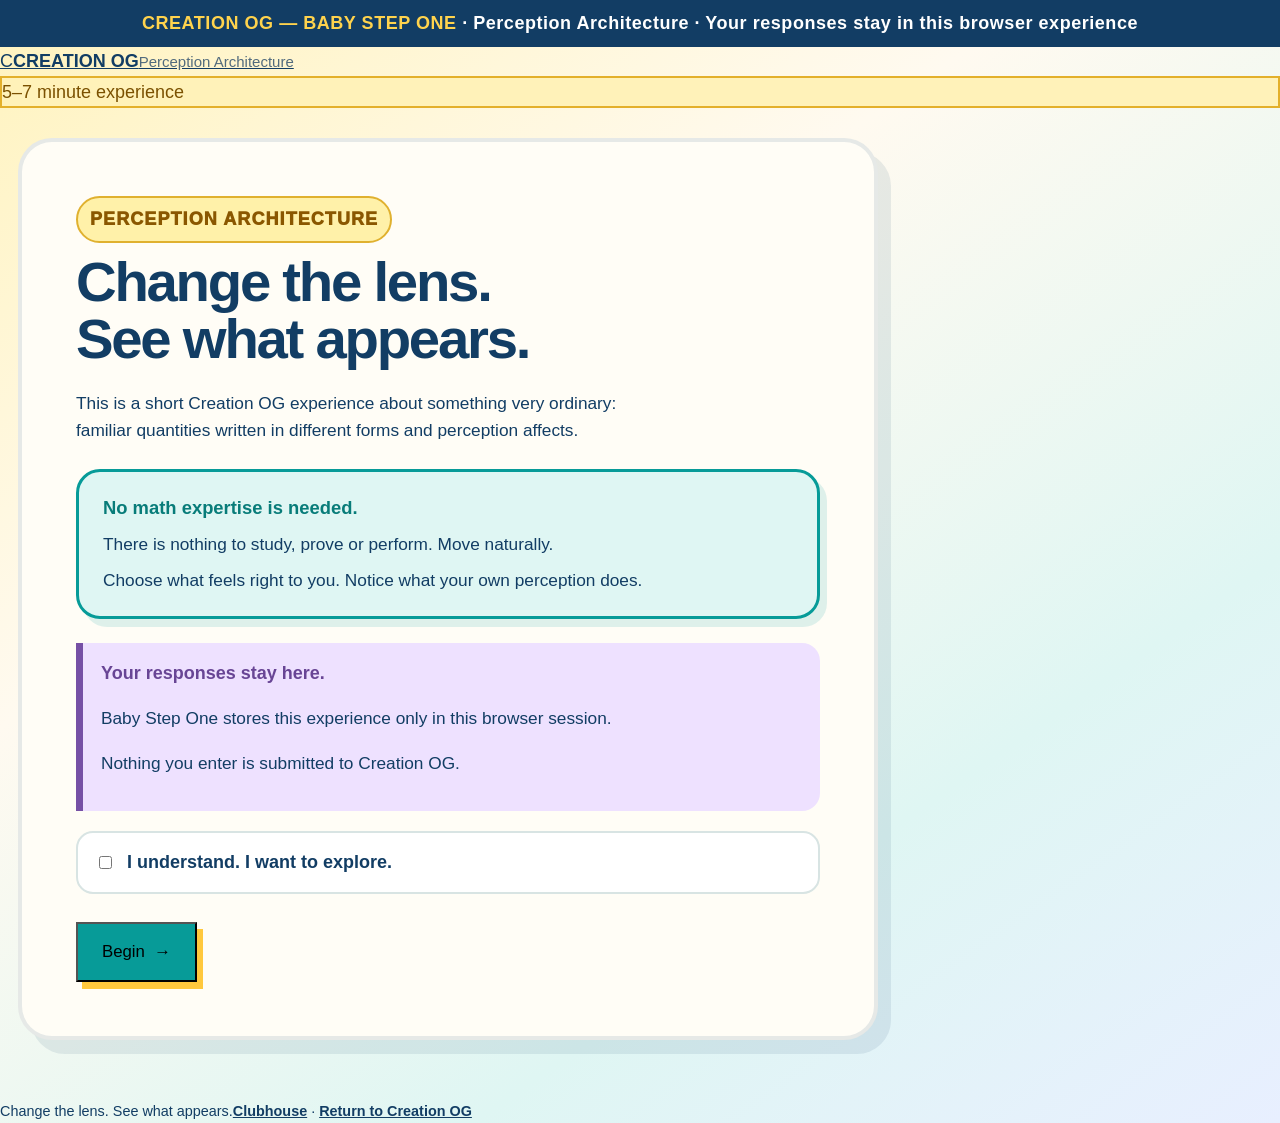
<file: experiment-001a/index.html>
<!doctype html>
<html lang="en">
<head>
<meta charset="utf-8"/>
<meta name="viewport" content="width=device-width,initial-scale=1"/>
<title>Perception Architecture · Creation OG — Baby Step One</title>
<meta name="description" content="A 5–7 minute Creation OG experience. Change the lens and notice what appears."/>
<link rel="stylesheet" href="../assets/site.css"/>
</head>
<body class="app-shell">
<div class="public-banner"><b>CREATION OG — BABY STEP ONE</b> · Perception Architecture · Your responses stay in this browser experience</div>
<div class="wrap"><div class="app-top"><a class="sig-mark" href="../"><span class="sig-orbit">C</span><span><b>CREATION OG</b><small>Perception Architecture</small></span></a><div class="session-pill" id="sessionMeta">5–7 minute experience</div></div><div class="progress"><div id="bar"></div></div></div>
<div class="lab-frame"><main class="panel" id="app"><noscript>This experience requires JavaScript. You can return to the Creation OG homepage at any time.</noscript></main></div>
<div class="lab-foot"><span>Change the lens. See what appears.</span><span><a href="../#clubhouse">Clubhouse</a> · <a href="../">Return to Creation OG</a></span></div>
<script src="app.js"></script>
<script src="perception-copy.js"></script>
</body>
</html>
</file>
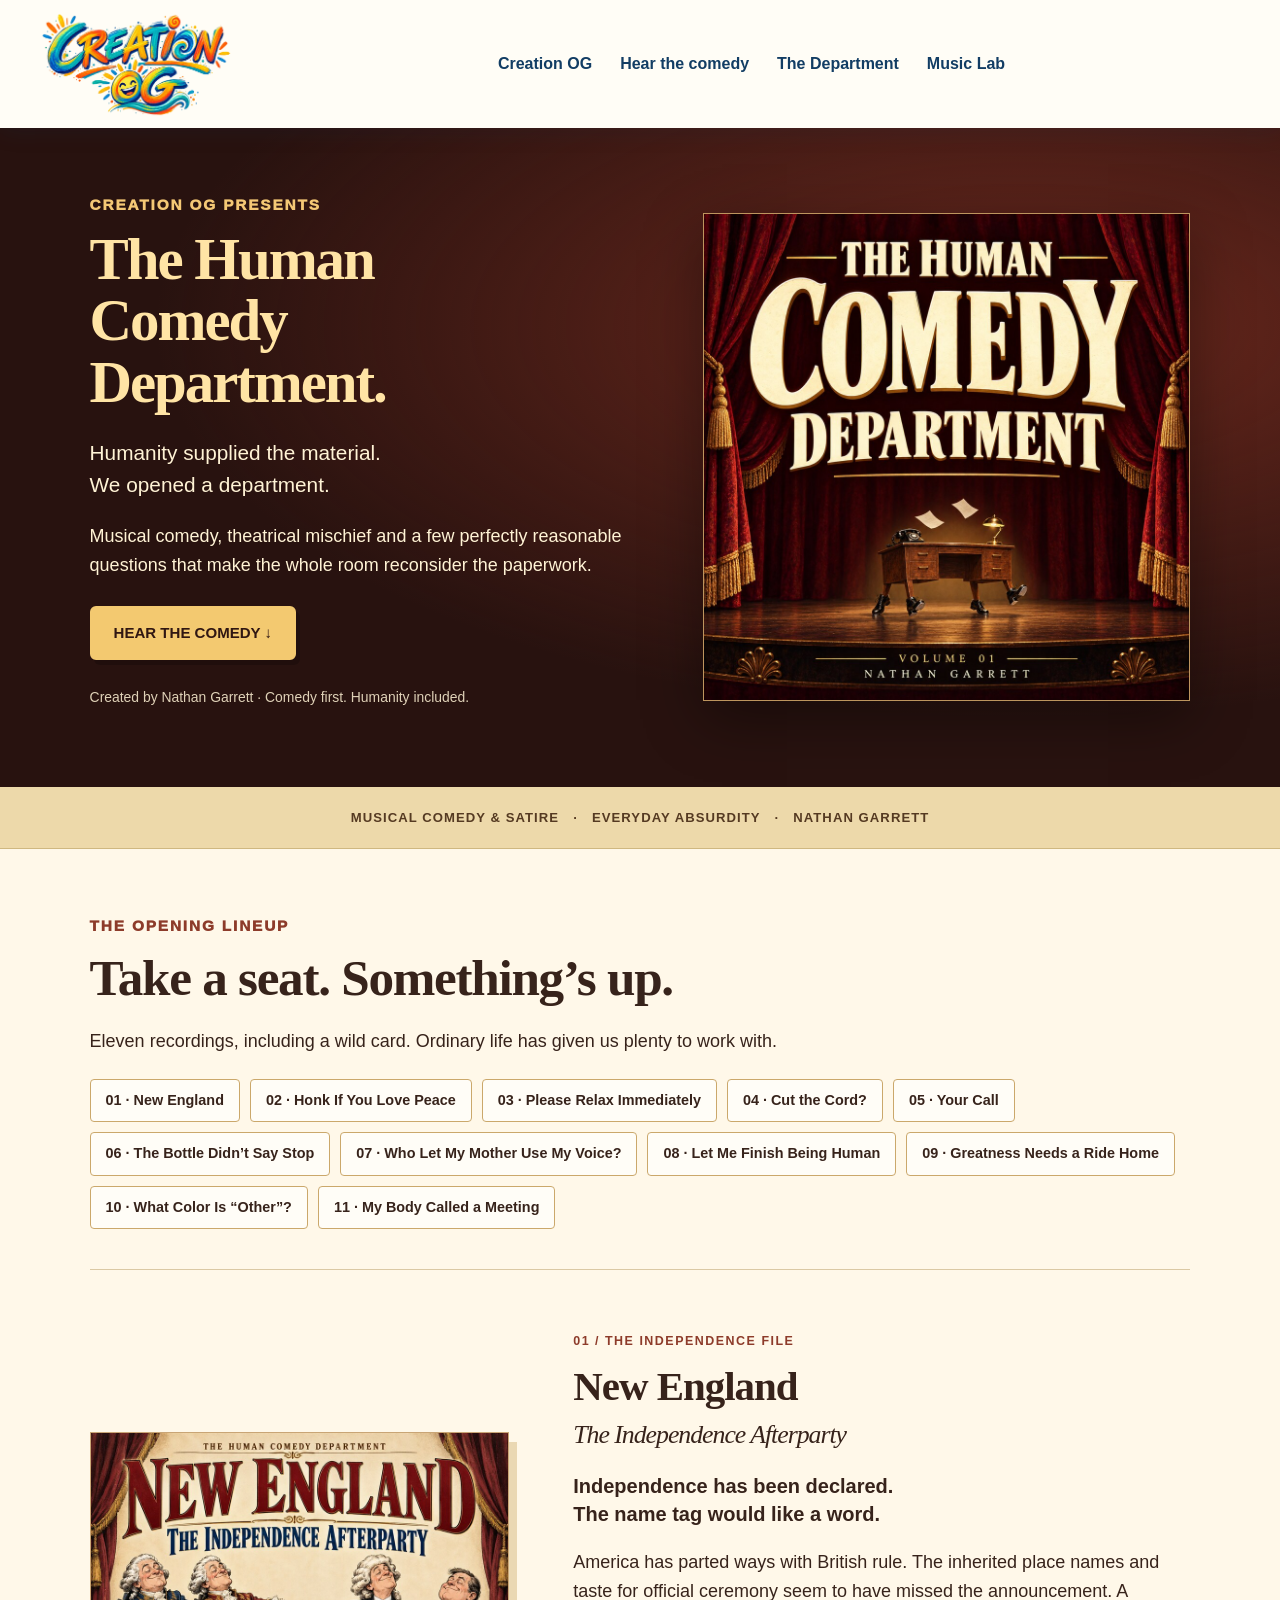
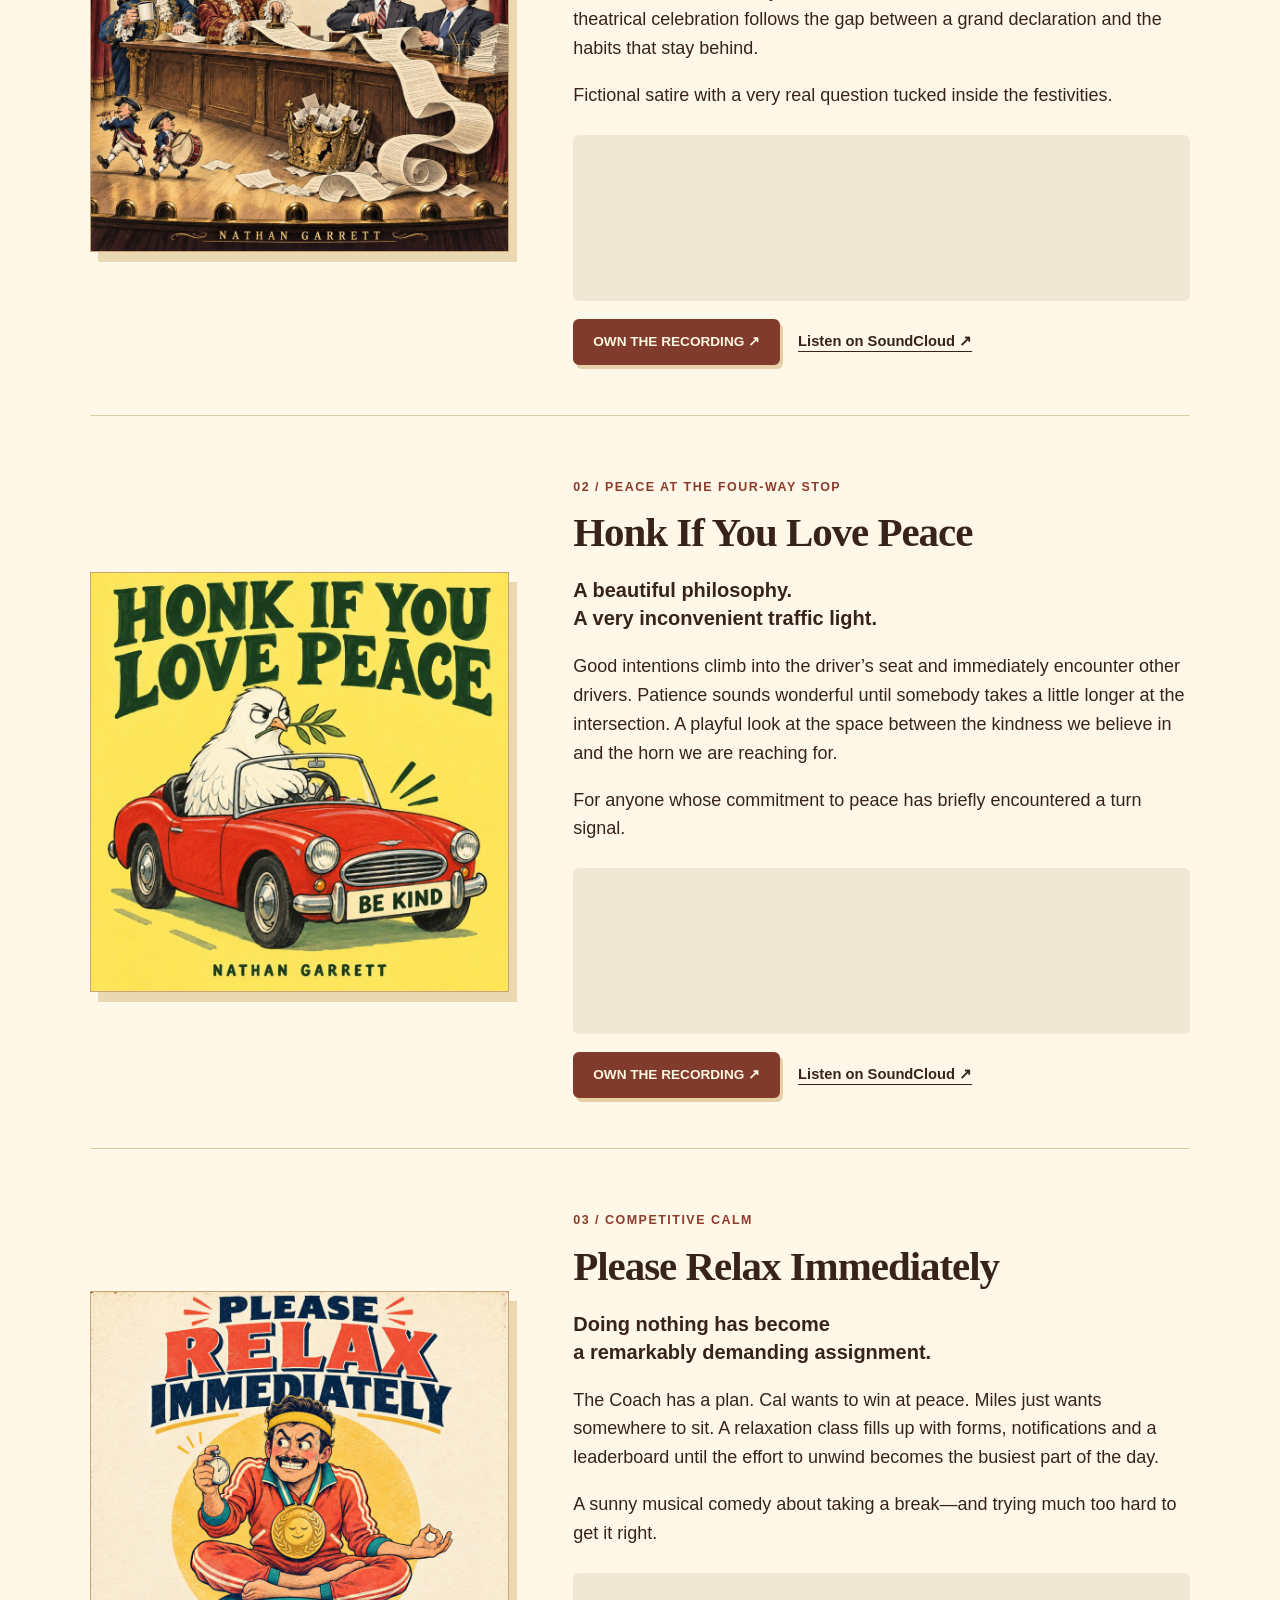
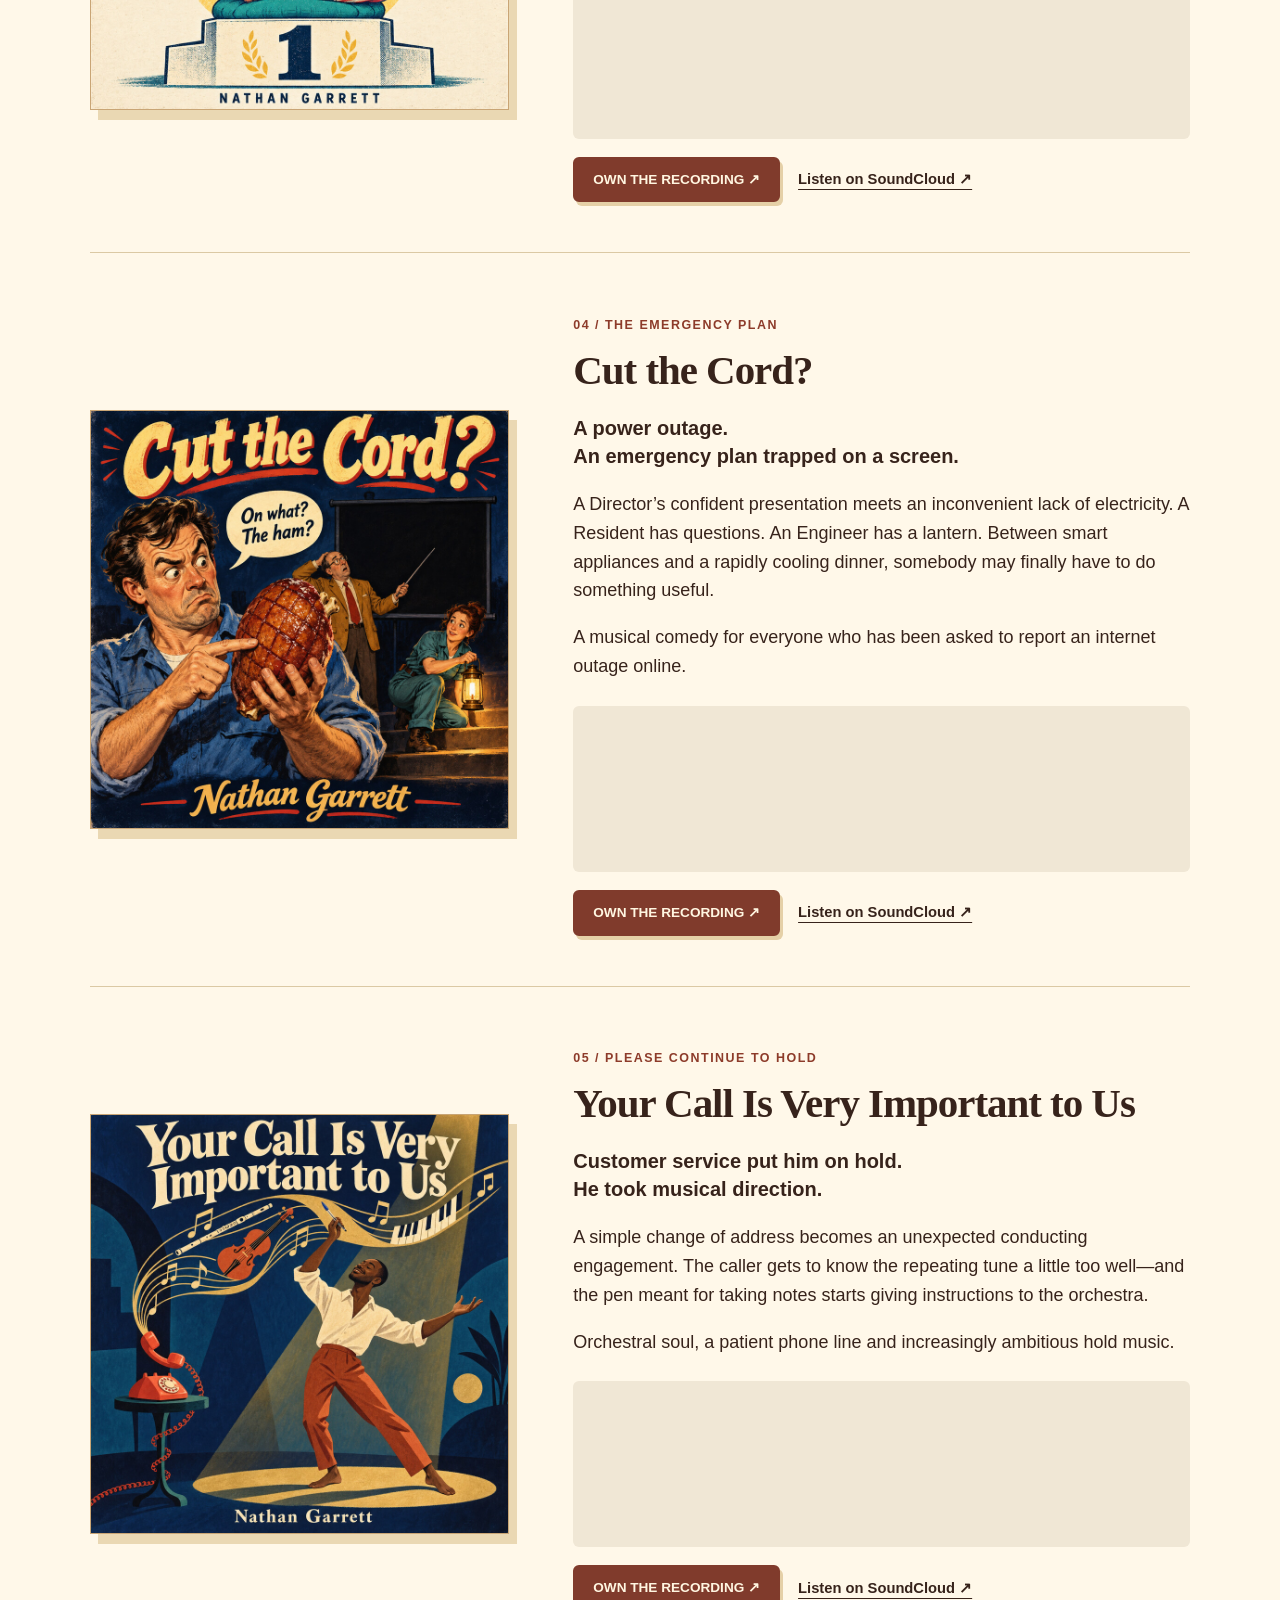
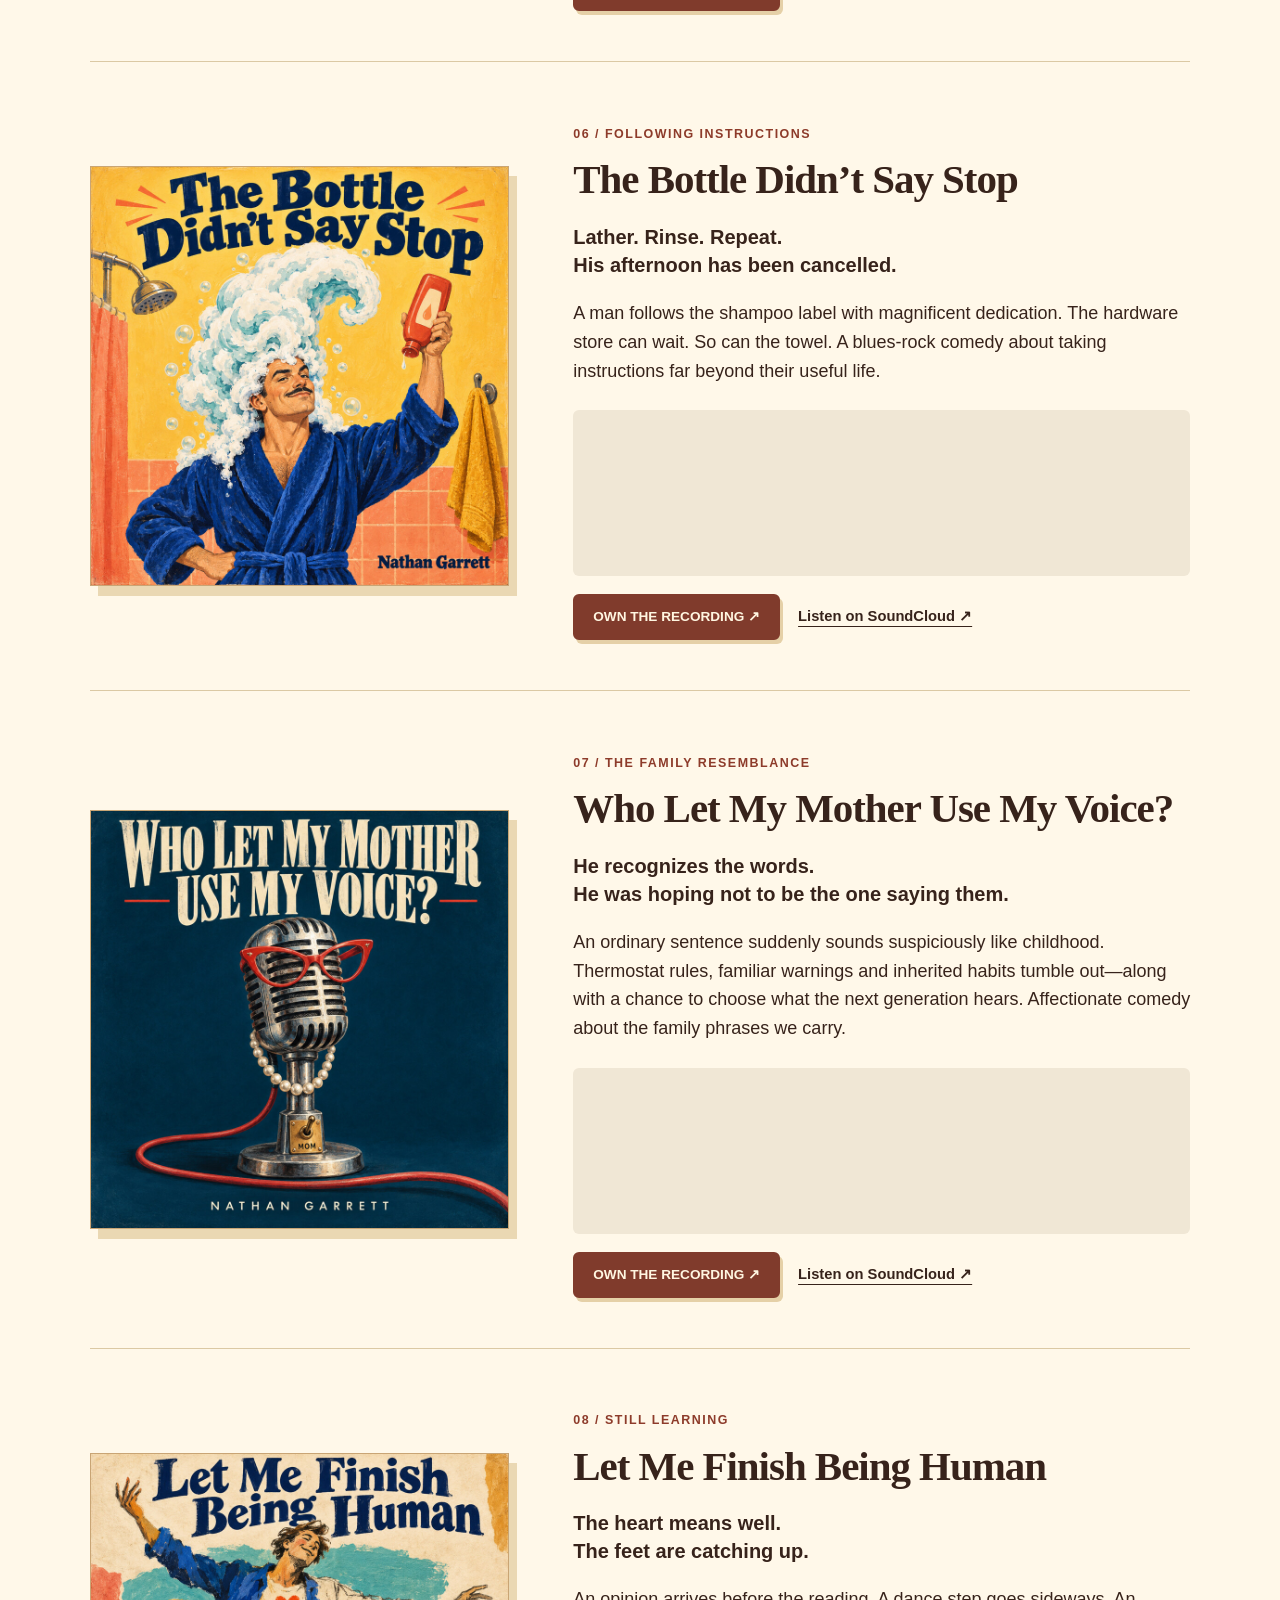
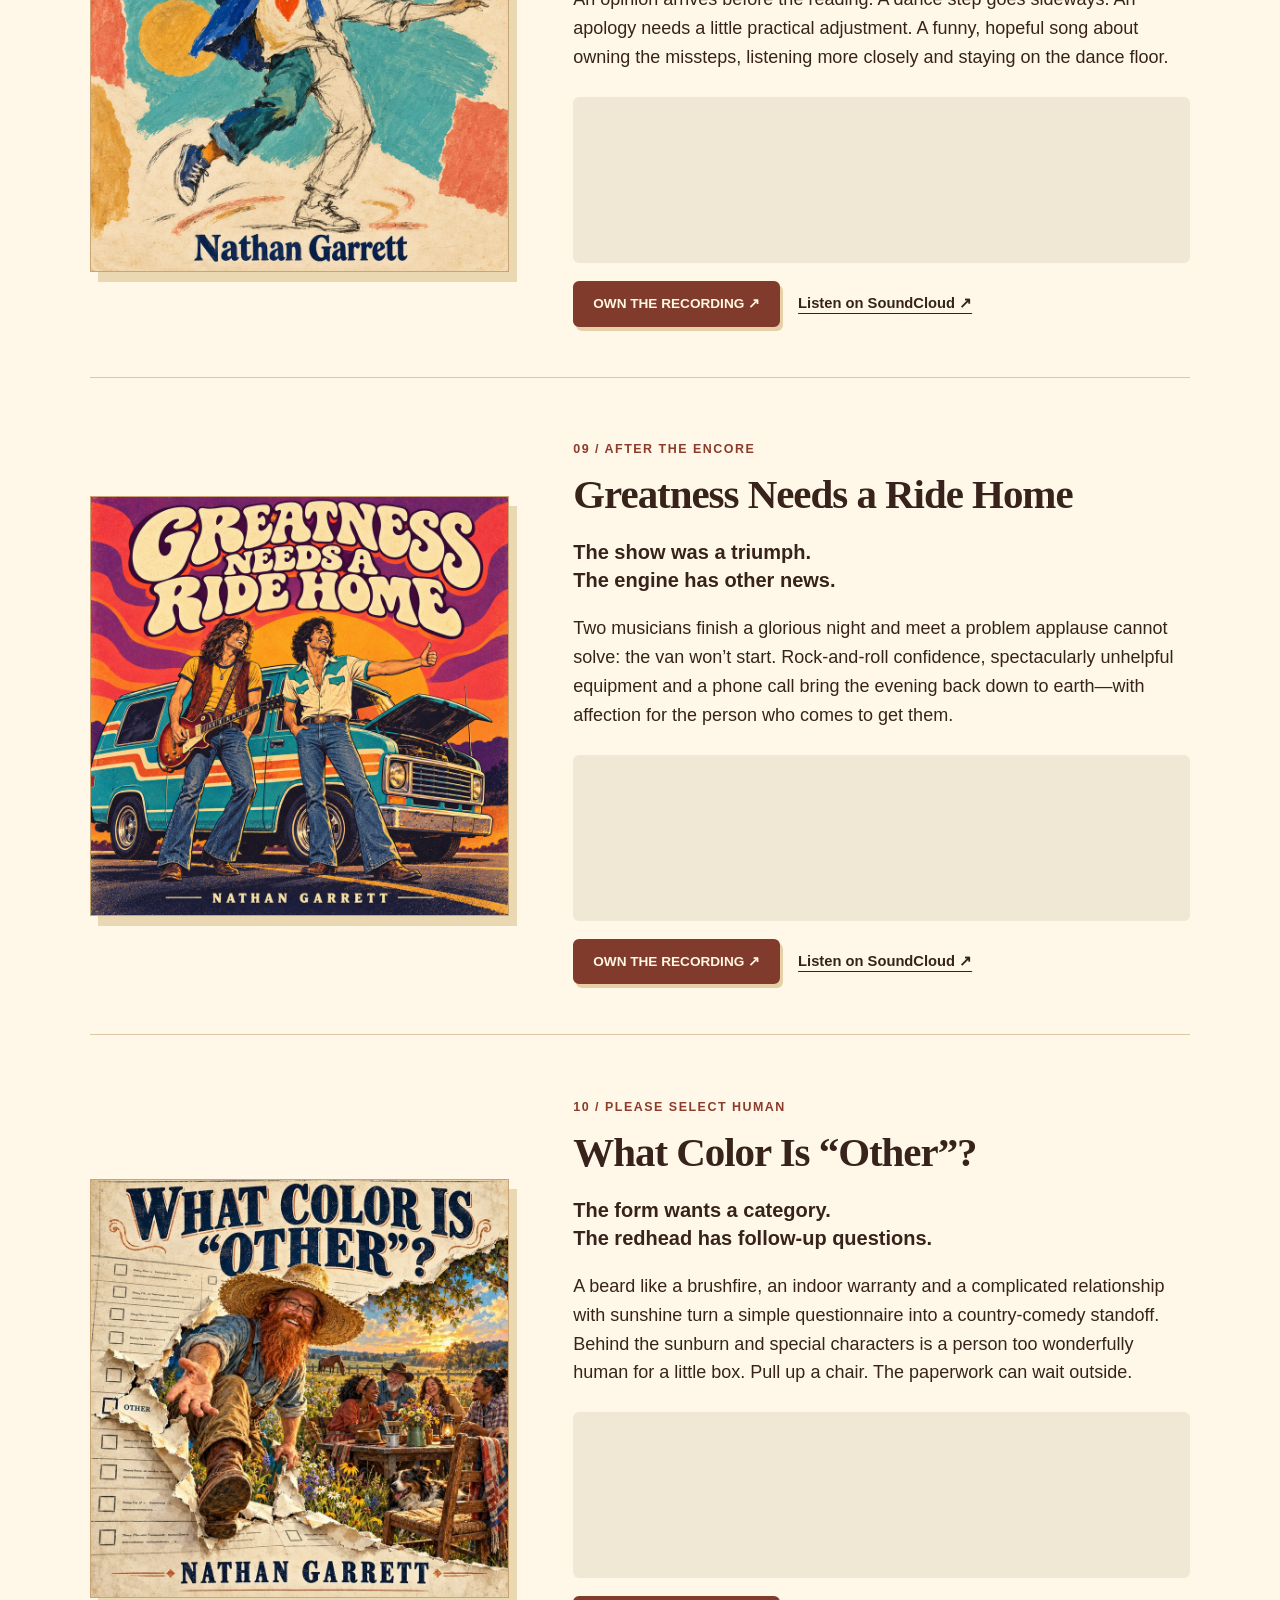
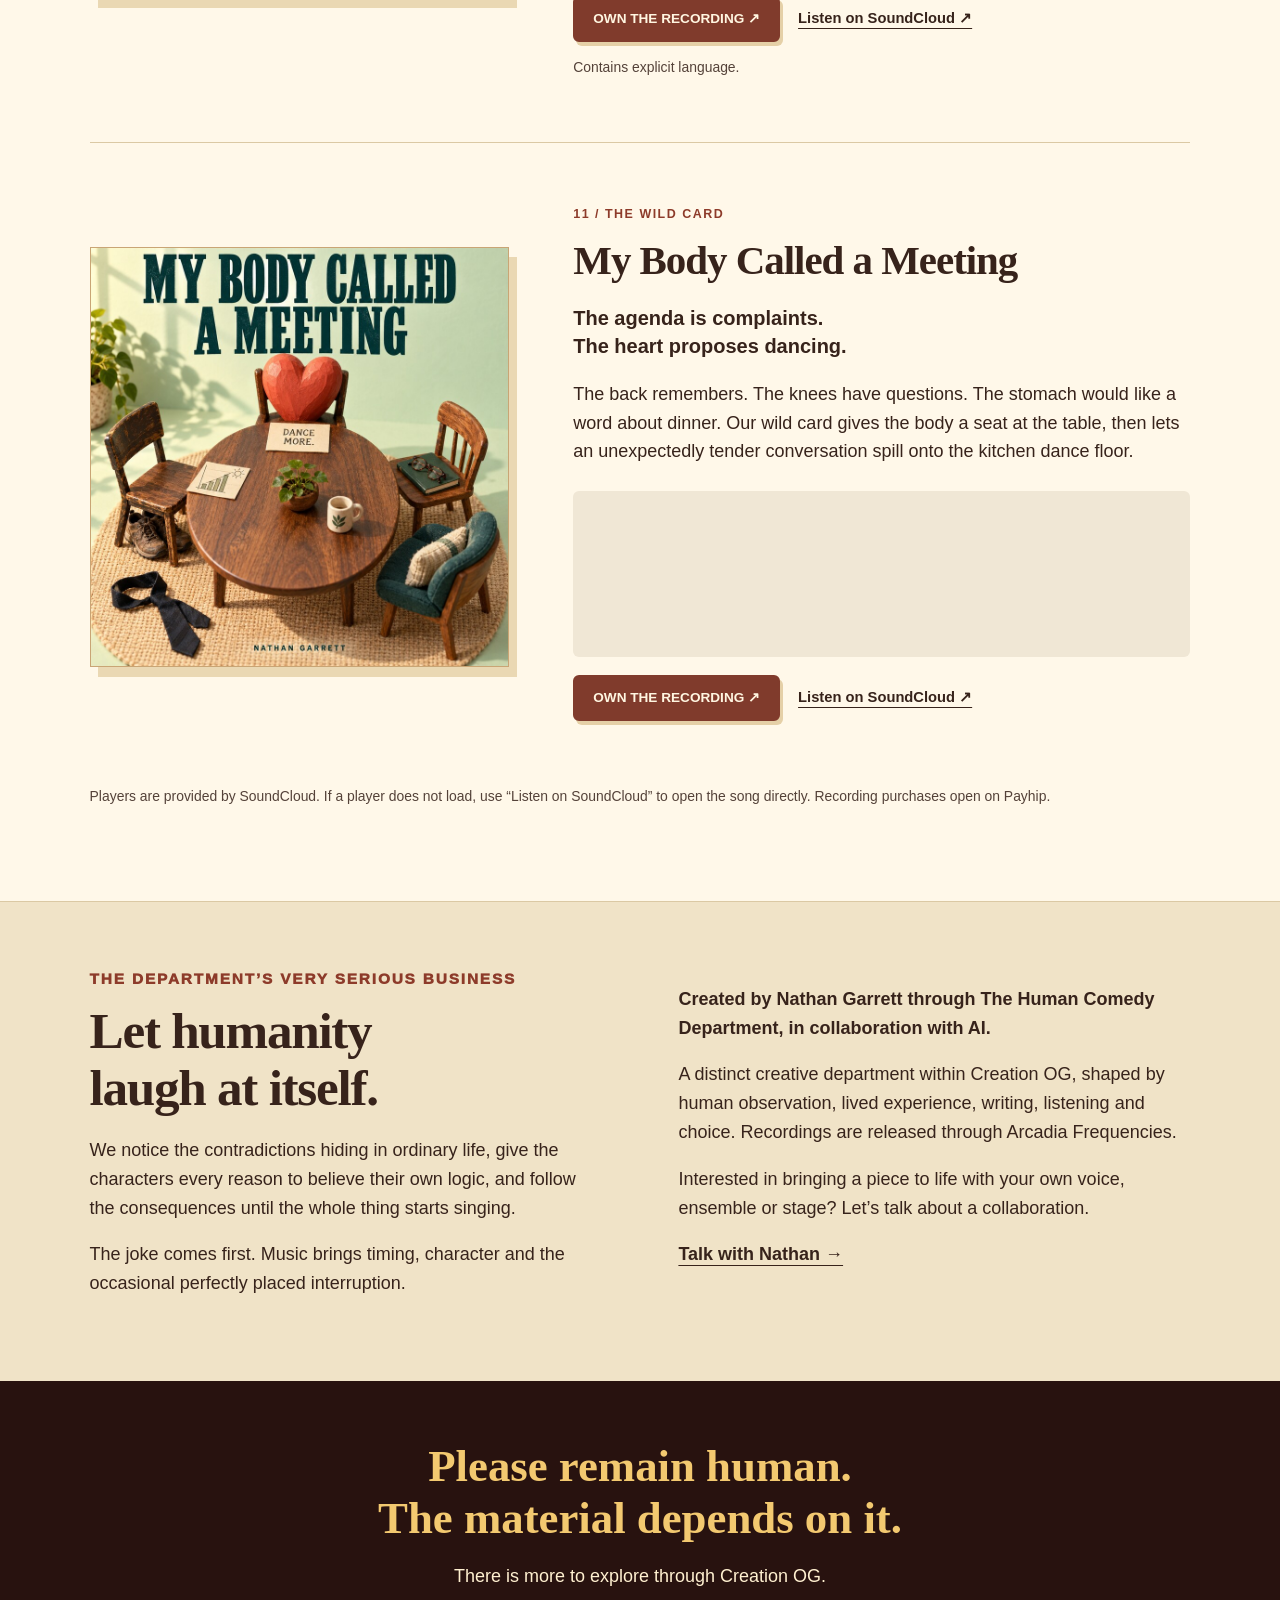
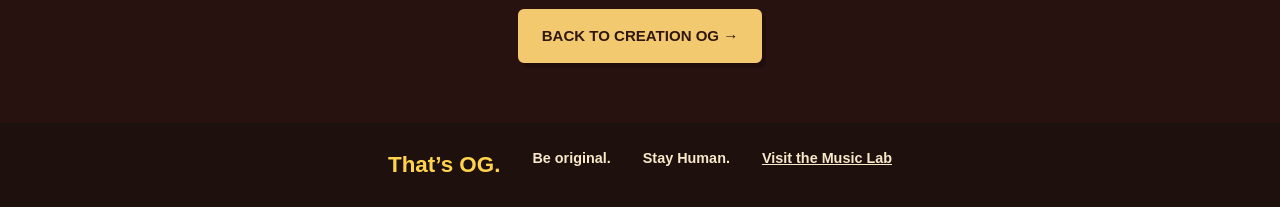
<file: human-comedy-department/index.html>
<!doctype html>
<html lang="en">
<head>
<meta charset="utf-8">
<meta name="viewport" content="width=device-width,initial-scale=1">
<title>The Human Comedy Department — Creation OG</title>
<meta name="description" content="Musical comedy and satire by Nathan Garrett. Enter The Human Comedy Department: humanity supplies the material, and the paperwork is getting interesting.">
<link rel="canonical" href="https://www.creationog.com/human-comedy-department/">
<meta property="og:title" content="The Human Comedy Department — Creation OG">
<meta property="og:description" content="Humanity supplied the material. We opened a department. Musical comedy and satire by Nathan Garrett.">
<meta property="og:type" content="website">
<meta property="og:url" content="https://www.creationog.com/human-comedy-department/">
<meta property="og:image" content="https://www.creationog.com/assets/human-comedy-department.jpg">
<link rel="stylesheet" href="../assets/site.css">
<link rel="stylesheet" href="../assets/comedy.css?v=20261001b">
</head>
<body id="top" class="comedy-page">
<a class="comedy-skip" href="#main">Skip to content</a>
<header class="site-nav">
<a class="brand" href="../" aria-label="Creation OG home"><img src="../003_creation_og_wordmark.webp" alt="Creation OG"></a>
<nav aria-label="Main navigation"><a href="../">Creation OG</a><a href="#the-program">Hear the comedy</a><a href="#the-department">The Department</a><a href="../music-lab/">Music Lab</a></nav>
</header>
<main id="main">
<section class="comedy-hero">
<div><p class="eyebrow">CREATION OG PRESENTS</p><h1>The Human<br>Comedy<br>Department.</h1>
<p class="comedy-lead">Humanity supplied the material.<br>We opened a department.</p>
<p>Musical comedy, theatrical mischief and a few perfectly reasonable questions that make the whole room reconsider the paperwork.</p>
<div class="comedy-actions"><a class="comedy-button" href="#the-program">HEAR THE COMEDY ↓</a></div>
<p class="comedy-small">Created by Nathan Garrett · Comedy first. Humanity included.</p></div>
<figure class="comedy-hero-art"><img src="../assets/human-comedy-department.jpg" width="1000" height="1000" alt="The Human Comedy Department: gold lettering and a wooden desk wearing shoes on a stage framed by red velvet curtains, credited to Nathan Garrett"></figure>
</section>
<div class="comedy-marquee">MUSICAL COMEDY &amp; SATIRE &nbsp; · &nbsp; EVERYDAY ABSURDITY &nbsp; · &nbsp; NATHAN GARRETT</div>
<section id="the-program" class="comedy-program">
<p class="eyebrow">THE OPENING LINEUP</p><h2>Take a seat. Something’s up.</h2>
<p>Eleven recordings, including a wild card. Ordinary life has given us plenty to work with.</p>
<nav class="comedy-program-nav" aria-label="Featured comedy"><a href="#new-england">01 · New England</a><a href="#honk-if-you-love-peace">02 · Honk If You Love Peace</a><a href="#please-relax-immediately">03 · Please Relax Immediately</a><a href="#cut-the-cord">04 · Cut the Cord?</a><a href="#your-call">05 · Your Call</a><a href="#the-bottle-didnt-say-stop">06 · The Bottle Didn’t Say Stop</a><a href="#who-let-my-mother-use-my-voice">07 · Who Let My Mother Use My Voice?</a><a href="#let-me-finish-being-human">08 · Let Me Finish Being Human</a><a href="#greatness-needs-a-ride-home">09 · Greatness Needs a Ride Home</a><a href="#what-color-is-other">10 · What Color Is “Other”?</a><a href="#my-body-called-a-meeting">11 · My Body Called a Meeting</a></nav>
<article id="new-england" class="comedy-show">
<figure><img src="../assets/new-england-afterparty.jpg" width="900" height="900" loading="lazy" alt="New England — The Independence Afterparty by Nathan Garrett: officials in wigs and modern suits stamp an endless roll of paperwork on a theater stage"></figure>
<div><p class="comedy-number">01 / THE INDEPENDENCE FILE</p><h3>New England<span>The Independence Afterparty</span></h3>
<p class="comedy-hook">Independence has been declared.<br>The name tag would like a word.</p>
<p>America has parted ways with British rule. The inherited place names and taste for official ceremony seem to have missed the announcement. A theatrical celebration follows the gap between a grand declaration and the habits that stay behind.</p>
<p>Fictional satire with a very real question tucked inside the festivities.</p>
<iframe class="comedy-player" title="Listen to New England — The Independence Afterparty by Nathan Garrett on SoundCloud" loading="lazy" allow="encrypted-media" src="https://w.soundcloud.com/player/?url=https%3A%2F%2Fapi.soundcloud.com%2Ftracks%2F2399470605&amp;color=%23803b2c&amp;auto_play=false&amp;hide_related=true&amp;show_comments=false&amp;show_user=true&amp;show_reposts=false&amp;show_teaser=false"></iframe>
<div class="comedy-actions"><a class="comedy-button" href="https://payhip.com/b/4IKW5" target="_blank" rel="noopener noreferrer">OWN THE RECORDING ↗</a><a class="comedy-link" href="https://soundcloud.com/arcadiafrequencies/new-england-the-independence" target="_blank" rel="noopener noreferrer">Listen on SoundCloud ↗</a></div></div>
</article>
<article id="honk-if-you-love-peace" class="comedy-show">
<figure><img src="../assets/honk-if-you-love-peace.jpg" width="900" height="900" loading="lazy" alt="Honk If You Love Peace by Nathan Garrett: an impatient dove with an olive branch drives a red car with a Be Kind license plate"></figure>
<div><p class="comedy-number">02 / PEACE AT THE FOUR-WAY STOP</p><h3>Honk If You Love Peace</h3><p class="comedy-hook">A beautiful philosophy.<br>A very inconvenient traffic light.</p><p>Good intentions climb into the driver’s seat and immediately encounter other drivers. Patience sounds wonderful until somebody takes a little longer at the intersection. A playful look at the space between the kindness we believe in and the horn we are reaching for.</p><p>For anyone whose commitment to peace has briefly encountered a turn signal.</p>
<iframe class="comedy-player" title="Listen to Honk If You Love Peace by Nathan Garrett on SoundCloud" loading="lazy" allow="encrypted-media" src="https://w.soundcloud.com/player/?url=https%3A%2F%2Fapi.soundcloud.com%2Ftracks%2F2399547459&amp;color=%23803b2c&amp;auto_play=false&amp;hide_related=true&amp;show_comments=false&amp;show_user=true&amp;show_reposts=false&amp;show_teaser=false"></iframe>
<div class="comedy-actions"><a class="comedy-button" href="https://payhip.com/b/uQkGc" target="_blank" rel="noopener noreferrer">OWN THE RECORDING ↗</a><a class="comedy-link" href="https://soundcloud.com/arcadiafrequencies/honk-if-you-love-peace" target="_blank" rel="noopener noreferrer">Listen on SoundCloud ↗</a></div></div>
</article>
<article id="please-relax-immediately" class="comedy-show">
<figure><img src="../assets/please-relax-immediately.jpg" width="900" height="900" loading="lazy" alt="Please Relax Immediately by Nathan Garrett: a tense competitor in a red tracksuit meditates on a first-place podium while holding a stopwatch"></figure>
<div><p class="comedy-number">03 / COMPETITIVE CALM</p><h3>Please Relax Immediately</h3><p class="comedy-hook">Doing nothing has become<br>a remarkably demanding assignment.</p><p>The Coach has a plan. Cal wants to win at peace. Miles just wants somewhere to sit. A relaxation class fills up with forms, notifications and a leaderboard until the effort to unwind becomes the busiest part of the day.</p><p>A sunny musical comedy about taking a break—and trying much too hard to get it right.</p>
<iframe class="comedy-player" title="Listen to Please Relax Immediately by Nathan Garrett on SoundCloud" loading="lazy" allow="encrypted-media" src="https://w.soundcloud.com/player/?url=https%3A%2F%2Fapi.soundcloud.com%2Ftracks%2F2402667564&amp;color=%23803b2c&amp;auto_play=false&amp;hide_related=true&amp;show_comments=false&amp;show_user=true&amp;show_reposts=false&amp;show_teaser=false"></iframe>
<div class="comedy-actions"><a class="comedy-button" href="https://payhip.com/b/wb5TP" target="_blank" rel="noopener noreferrer">OWN THE RECORDING ↗</a><a class="comedy-link" href="https://soundcloud.com/arcadiafrequencies/please-relax-immediately" target="_blank" rel="noopener noreferrer">Listen on SoundCloud ↗</a></div></div>
</article>
<article id="cut-the-cord" class="comedy-show">
<figure><img src="../assets/cut-the-cord.jpg" width="900" height="900" loading="lazy" alt="Cut the Cord? by Nathan Garrett: a puzzled man taps a ham as a presenter stands by a dark screen and an engineer holds a lantern"></figure>
<div><p class="comedy-number">04 / THE EMERGENCY PLAN</p><h3>Cut the Cord?</h3>
<p class="comedy-hook">A power outage.<br>An emergency plan trapped on a screen.</p>
<p>A Director’s confident presentation meets an inconvenient lack of electricity. A Resident has questions. An Engineer has a lantern. Between smart appliances and a rapidly cooling dinner, somebody may finally have to do something useful.</p>
<p>A musical comedy for everyone who has been asked to report an internet outage online.</p>
<iframe class="comedy-player" title="Listen to Cut the Cord? by Nathan Garrett on SoundCloud" loading="lazy" allow="encrypted-media" src="https://w.soundcloud.com/player/?url=https%3A%2F%2Fapi.soundcloud.com%2Ftracks%2F2402828412&amp;color=%23803b2c&amp;auto_play=false&amp;hide_related=true&amp;show_comments=false&amp;show_user=true&amp;show_reposts=false&amp;show_teaser=false"></iframe>
<div class="comedy-actions"><a class="comedy-button" href="https://payhip.com/b/7fhS4" target="_blank" rel="noopener noreferrer">OWN THE RECORDING ↗</a><a class="comedy-link" href="https://soundcloud.com/arcadiafrequencies/cut-the-cord" target="_blank" rel="noopener noreferrer">Listen on SoundCloud ↗</a></div></div>
</article>
<article id="your-call" class="comedy-show">
<figure><img src="../assets/your-call-is-very-important.jpg" width="900" height="900" loading="lazy" alt="Your Call Is Very Important to Us by Nathan Garrett: a caller conducts floating instruments with a pen beside a red telephone"></figure>
<div><p class="comedy-number">05 / PLEASE CONTINUE TO HOLD</p><h3>Your Call Is Very Important to Us</h3>
<p class="comedy-hook">Customer service put him on hold.<br>He took musical direction.</p>
<p>A simple change of address becomes an unexpected conducting engagement. The caller gets to know the repeating tune a little too well—and the pen meant for taking notes starts giving instructions to the orchestra.</p>
<p>Orchestral soul, a patient phone line and increasingly ambitious hold music.</p>
<iframe class="comedy-player" title="Listen to Your Call Is Very Important to Us by Nathan Garrett on SoundCloud" loading="lazy" allow="encrypted-media" src="https://w.soundcloud.com/player/?url=https%3A%2F%2Fapi.soundcloud.com%2Ftracks%2F2403169626&amp;color=%23803b2c&amp;auto_play=false&amp;hide_related=true&amp;show_comments=false&amp;show_user=true&amp;show_reposts=false&amp;show_teaser=false"></iframe>
<div class="comedy-actions"><a class="comedy-button" href="https://payhip.com/b/X5Hyw" target="_blank" rel="noopener noreferrer">OWN THE RECORDING ↗</a><a class="comedy-link" href="https://soundcloud.com/arcadiafrequencies/your-call-is-very-important-to" target="_blank" rel="noopener noreferrer">Listen on SoundCloud ↗</a></div></div>
</article>
<article id="the-bottle-didnt-say-stop" class="comedy-show">
<figure><img src="../assets/the-bottle-didnt-say-stop.jpg" width="900" height="900" loading="lazy" alt="The Bottle Didn’t Say Stop by Nathan Garrett: A man in a blue bathrobe holds an empty shampoo bottle beneath a towering wave of suds"></figure>
<div><p class="comedy-number">06 / FOLLOWING INSTRUCTIONS</p><h3>The Bottle Didn’t Say Stop</h3>
<p class="comedy-hook">Lather. Rinse. Repeat.<br>His afternoon has been cancelled.</p><p>A man follows the shampoo label with magnificent dedication. The hardware store can wait. So can the towel. A blues-rock comedy about taking instructions far beyond their useful life.</p>
<iframe class="comedy-player" title="Listen to The Bottle Didn’t Say Stop by Nathan Garrett on SoundCloud" loading="lazy" allow="encrypted-media" src="https://w.soundcloud.com/player/?url=https%3A%2F%2Fapi.soundcloud.com%2Ftracks%2F2403144216&amp;color=%23803b2c&amp;auto_play=false&amp;hide_related=true&amp;show_comments=false&amp;show_user=true&amp;show_reposts=false&amp;show_teaser=false"></iframe>
<div class="comedy-actions"><a class="comedy-button" href="https://payhip.com/b/unyq5" target="_blank" rel="noopener noreferrer">OWN THE RECORDING ↗</a><a class="comedy-link" href="https://soundcloud.com/arcadiafrequencies/the-bottle-didnt-say-stop" target="_blank" rel="noopener noreferrer">Listen on SoundCloud ↗</a></div></div>
</article>
<article id="who-let-my-mother-use-my-voice" class="comedy-show">
<figure><img src="../assets/who-let-my-mother-use-my-voice.jpg?v=final-microphone" width="900" height="900" loading="lazy" alt="Who Let My Mother Use My Voice? by Nathan Garrett: A vintage microphone wears red cat-eye glasses and pearls, with a MOM switch at its base against a navy background"></figure>
<div><p class="comedy-number">07 / THE FAMILY RESEMBLANCE</p><h3>Who Let My Mother Use My Voice?</h3>
<p class="comedy-hook">He recognizes the words.<br>He was hoping not to be the one saying them.</p><p>An ordinary sentence suddenly sounds suspiciously like childhood. Thermostat rules, familiar warnings and inherited habits tumble out—along with a chance to choose what the next generation hears. Affectionate comedy about the family phrases we carry.</p>
<iframe class="comedy-player" title="Listen to Who Let My Mother Use My Voice? by Nathan Garrett on SoundCloud" loading="lazy" allow="encrypted-media" src="https://w.soundcloud.com/player/?url=https%3A%2F%2Fapi.soundcloud.com%2Ftracks%2F2400697971&amp;color=%23803b2c&amp;auto_play=false&amp;hide_related=true&amp;show_comments=false&amp;show_user=true&amp;show_reposts=false&amp;show_teaser=false"></iframe>
<div class="comedy-actions"><a class="comedy-button" href="https://payhip.com/b/TvrDk" target="_blank" rel="noopener noreferrer">OWN THE RECORDING ↗</a><a class="comedy-link" href="https://soundcloud.com/arcadiafrequencies/who-let-my-mother-use-my-voice" target="_blank" rel="noopener noreferrer">Listen on SoundCloud ↗</a></div></div>
</article>
<article id="let-me-finish-being-human" class="comedy-show">
<figure><img src="../assets/let-me-finish-being-human.jpg" width="900" height="900" loading="lazy" alt="Let Me Finish Being Human by Nathan Garrett: A dancing man, half painted and half sketched, wears a shirt with a red heart"></figure>
<div><p class="comedy-number">08 / STILL LEARNING</p><h3>Let Me Finish Being Human</h3>
<p class="comedy-hook">The heart means well.<br>The feet are catching up.</p><p>An opinion arrives before the reading. A dance step goes sideways. An apology needs a little practical adjustment. A funny, hopeful song about owning the missteps, listening more closely and staying on the dance floor.</p>
<iframe class="comedy-player" title="Listen to Let Me Finish Being Human by Nathan Garrett on SoundCloud" loading="lazy" allow="encrypted-media" src="https://w.soundcloud.com/player/?url=https%3A%2F%2Fapi.soundcloud.com%2Ftracks%2F2402779437&amp;color=%23803b2c&amp;auto_play=false&amp;hide_related=true&amp;show_comments=false&amp;show_user=true&amp;show_reposts=false&amp;show_teaser=false"></iframe>
<div class="comedy-actions"><a class="comedy-button" href="https://payhip.com/b/0RiJH" target="_blank" rel="noopener noreferrer">OWN THE RECORDING ↗</a><a class="comedy-link" href="https://soundcloud.com/arcadiafrequencies/let-me-finish-being-human" target="_blank" rel="noopener noreferrer">Listen on SoundCloud ↗</a></div></div>
</article>
<article id="greatness-needs-a-ride-home" class="comedy-show">
<figure><img src="../assets/greatness-needs-a-ride-home.jpg" width="900" height="900" loading="lazy" alt="Greatness Needs a Ride Home by Nathan Garrett: Two smiling musicians hitchhike beside a turquoise van with its hood raised"></figure>
<div><p class="comedy-number">09 / AFTER THE ENCORE</p><h3>Greatness Needs a Ride Home</h3>
<p class="comedy-hook">The show was a triumph.<br>The engine has other news.</p><p>Two musicians finish a glorious night and meet a problem applause cannot solve: the van won’t start. Rock-and-roll confidence, spectacularly unhelpful equipment and a phone call bring the evening back down to earth—with affection for the person who comes to get them.</p>
<iframe class="comedy-player" title="Listen to Greatness Needs a Ride Home by Nathan Garrett on SoundCloud" loading="lazy" allow="encrypted-media" src="https://w.soundcloud.com/player/?url=https%3A%2F%2Fapi.soundcloud.com%2Ftracks%2F2402033208&amp;color=%23803b2c&amp;auto_play=false&amp;hide_related=true&amp;show_comments=false&amp;show_user=true&amp;show_reposts=false&amp;show_teaser=false"></iframe>
<div class="comedy-actions"><a class="comedy-button" href="https://payhip.com/b/rncQj" target="_blank" rel="noopener noreferrer">OWN THE RECORDING ↗</a><a class="comedy-link" href="https://soundcloud.com/arcadiafrequencies/greatness-needs-a-ride-home" target="_blank" rel="noopener noreferrer">Listen on SoundCloud ↗</a></div></div>
</article>
<article id="what-color-is-other" class="comedy-show">
<figure><img src="../assets/what-color-is-other.jpg" width="900" height="900" loading="lazy" alt="What Color Is Other by Nathan Garrett: A smiling red-bearded man in a huge straw hat steps through a torn questionnaire to welcome everyone to an outdoor table"></figure>
<div><p class="comedy-number">10 / PLEASE SELECT HUMAN</p><h3>What Color Is “Other”?</h3>
<p class="comedy-hook">The form wants a category.<br>The redhead has follow-up questions.</p><p>A beard like a brushfire, an indoor warranty and a complicated relationship with sunshine turn a simple questionnaire into a country-comedy standoff. Behind the sunburn and special characters is a person too wonderfully human for a little box. Pull up a chair. The paperwork can wait outside.</p>
<iframe class="comedy-player" title="Listen to What Color Is Other by Nathan Garrett on SoundCloud" loading="lazy" allow="encrypted-media" src="https://w.soundcloud.com/player/?url=https%3A%2F%2Fapi.soundcloud.com%2Ftracks%2F2410909896&amp;color=%23803b2c&amp;auto_play=false&amp;hide_related=true&amp;show_comments=false&amp;show_user=true&amp;show_reposts=false&amp;show_teaser=false"></iframe>
<div class="comedy-actions"><a class="comedy-button" href="https://payhip.com/b/IZwdA" target="_blank" rel="noopener noreferrer">OWN THE RECORDING ↗</a><a class="comedy-link" href="https://soundcloud.com/arcadiafrequencies/what-color-is-other" target="_blank" rel="noopener noreferrer">Listen on SoundCloud ↗</a></div><p class="comedy-small">Contains explicit language.</p></div>
</article>
<article id="my-body-called-a-meeting" class="comedy-show">
<figure><img src="../assets/my-body-called-a-meeting.jpg" width="900" height="900" loading="lazy" alt="My Body Called a Meeting by Nathan Garrett: A coral-colored wooden heart chairs a miniature meeting around a table with a Dance More note"></figure>
<div><p class="comedy-number">11 / THE WILD CARD</p><h3>My Body Called a Meeting</h3>
<p class="comedy-hook">The agenda is complaints.<br>The heart proposes dancing.</p><p>The back remembers. The knees have questions. The stomach would like a word about dinner. Our wild card gives the body a seat at the table, then lets an unexpectedly tender conversation spill onto the kitchen dance floor.</p>
<iframe class="comedy-player" title="Listen to My Body Called a Meeting by Nathan Garrett on SoundCloud" loading="lazy" allow="encrypted-media" src="https://w.soundcloud.com/player/?url=https%3A%2F%2Fapi.soundcloud.com%2Ftracks%2F2400733125&amp;color=%23803b2c&amp;auto_play=false&amp;hide_related=true&amp;show_comments=false&amp;show_user=true&amp;show_reposts=false&amp;show_teaser=false"></iframe>
<div class="comedy-actions"><a class="comedy-button" href="https://payhip.com/b/TQyFk" target="_blank" rel="noopener noreferrer">OWN THE RECORDING ↗</a><a class="comedy-link" href="https://soundcloud.com/arcadiafrequencies/my-body-called-a-meeting" target="_blank" rel="noopener noreferrer">Listen on SoundCloud ↗</a></div></div>
</article>
<p class="comedy-small">Players are provided by SoundCloud. If a player does not load, use “Listen on SoundCloud” to open the song directly. Recording purchases open on Payhip.</p>
</section>
<section id="the-department" class="comedy-about">
<div><p class="eyebrow">THE DEPARTMENT’S VERY SERIOUS BUSINESS</p><h2>Let humanity<br>laugh at itself.</h2><p>We notice the contradictions hiding in ordinary life, give the characters every reason to believe their own logic, and follow the consequences until the whole thing starts singing.</p><p>The joke comes first. Music brings timing, character and the occasional perfectly placed interruption.</p></div>
<div><p class="comedy-credit">Created by Nathan Garrett through The Human Comedy Department, in collaboration with AI.</p><p>A distinct creative department within Creation OG, shaped by human observation, lived experience, writing, listening and choice. Recordings are released through Arcadia Frequencies.</p><p>Interested in bringing a piece to life with your own voice, ensemble or stage? Let’s talk about a collaboration.</p><a class="comedy-link" href="mailto:nathan@arcadiafrequencies.com?subject=The%20Human%20Comedy%20Department%20collaboration">Talk with Nathan →</a></div>
</section>
<section class="comedy-curtain"><h2>Please remain human.<br>The material depends on it.</h2><p>There is more to explore through Creation OG.</p><a class="comedy-button" href="../">BACK TO CREATION OG →</a></section>
</main>
<footer><strong>That’s OG.</strong><span>Be original.</span><span>Stay Human.</span><a href="../music-lab/">Visit the Music Lab</a></footer>
<script src="../assets/launch-readiness.js"></script>
</body>
</html>
</file>
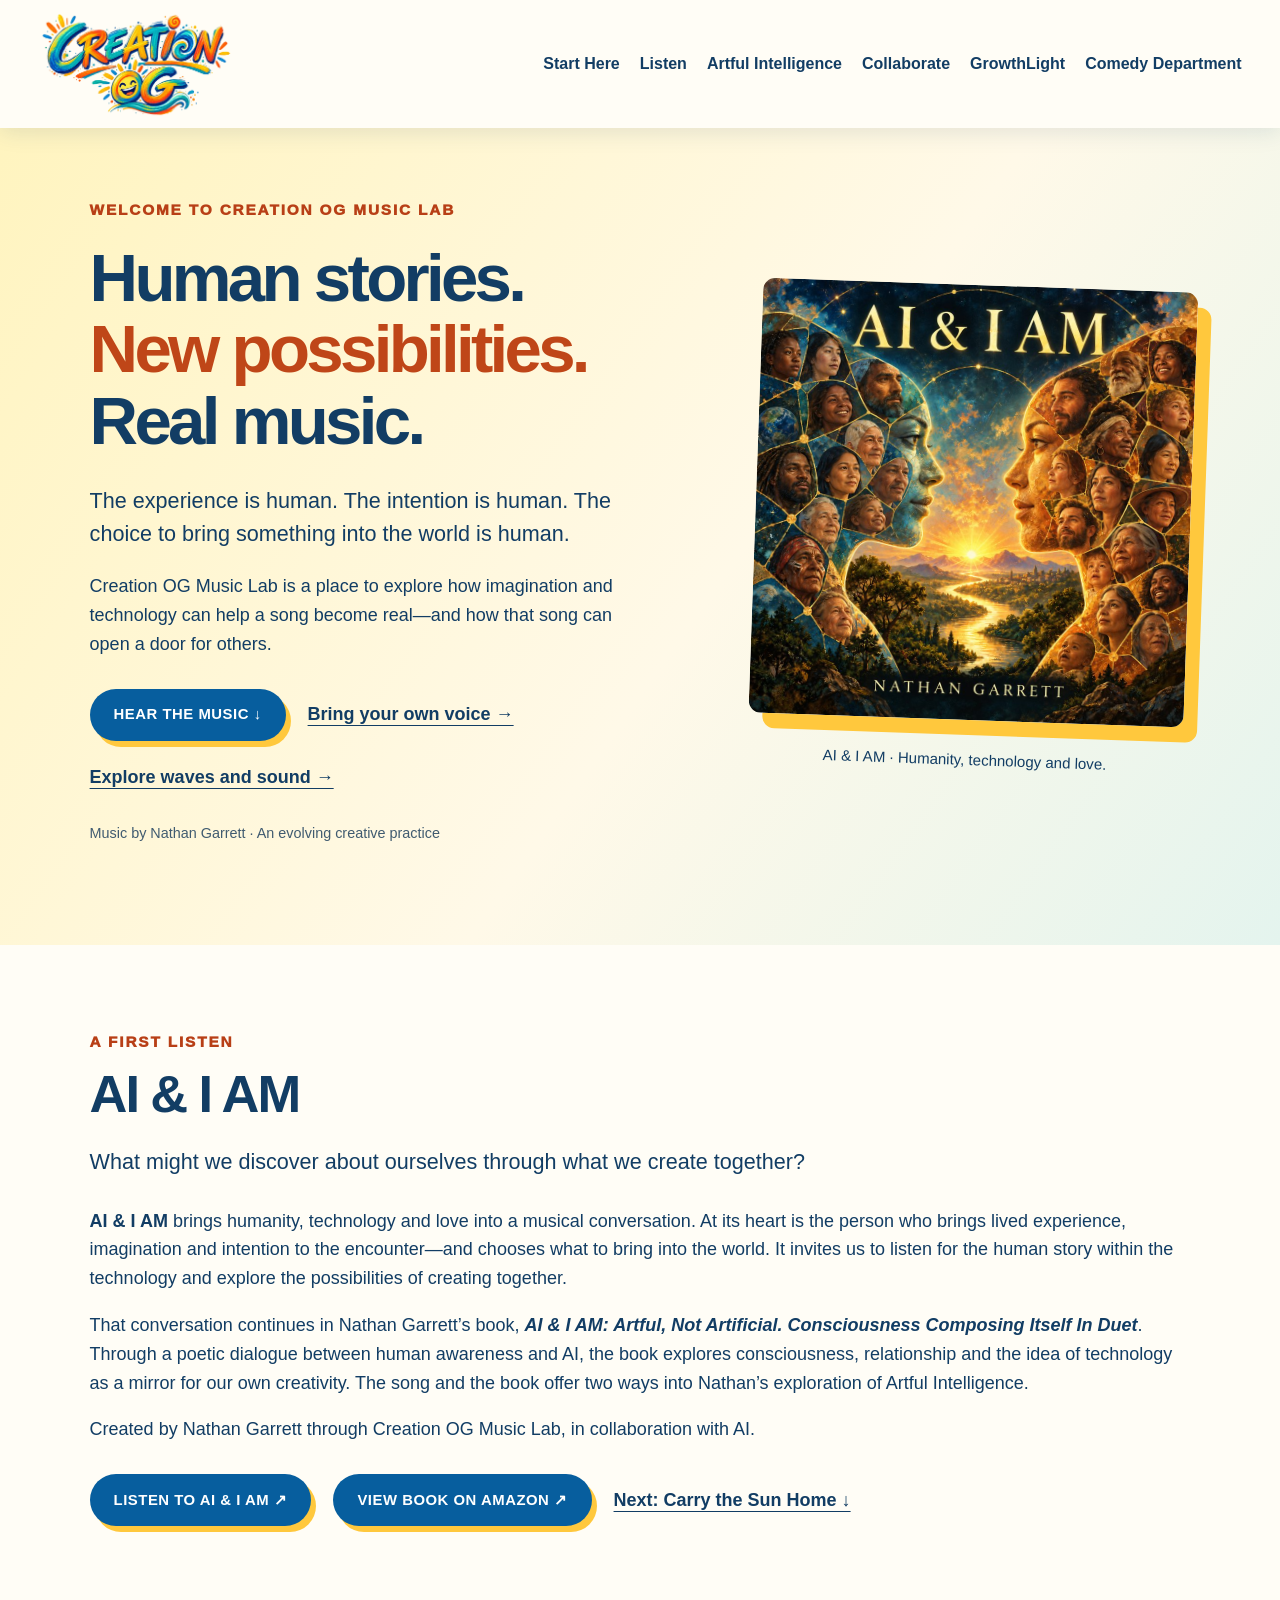
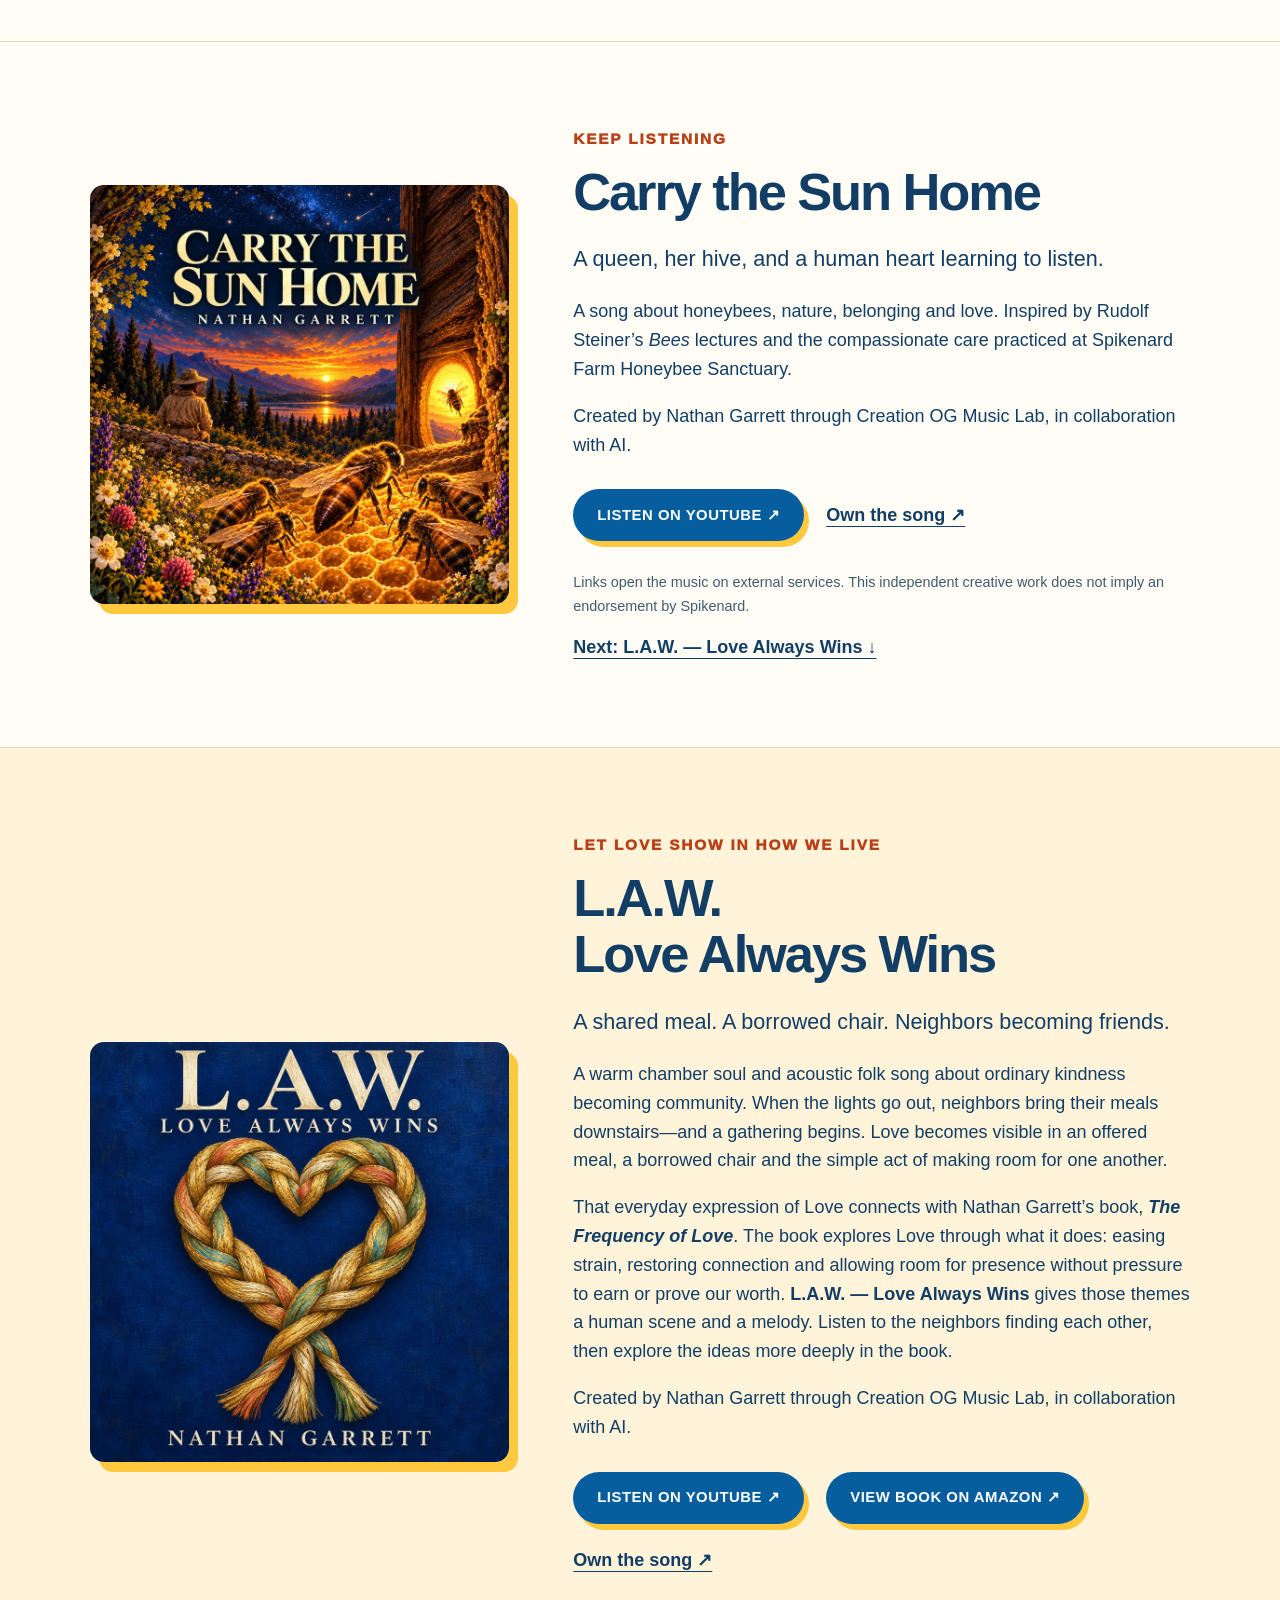
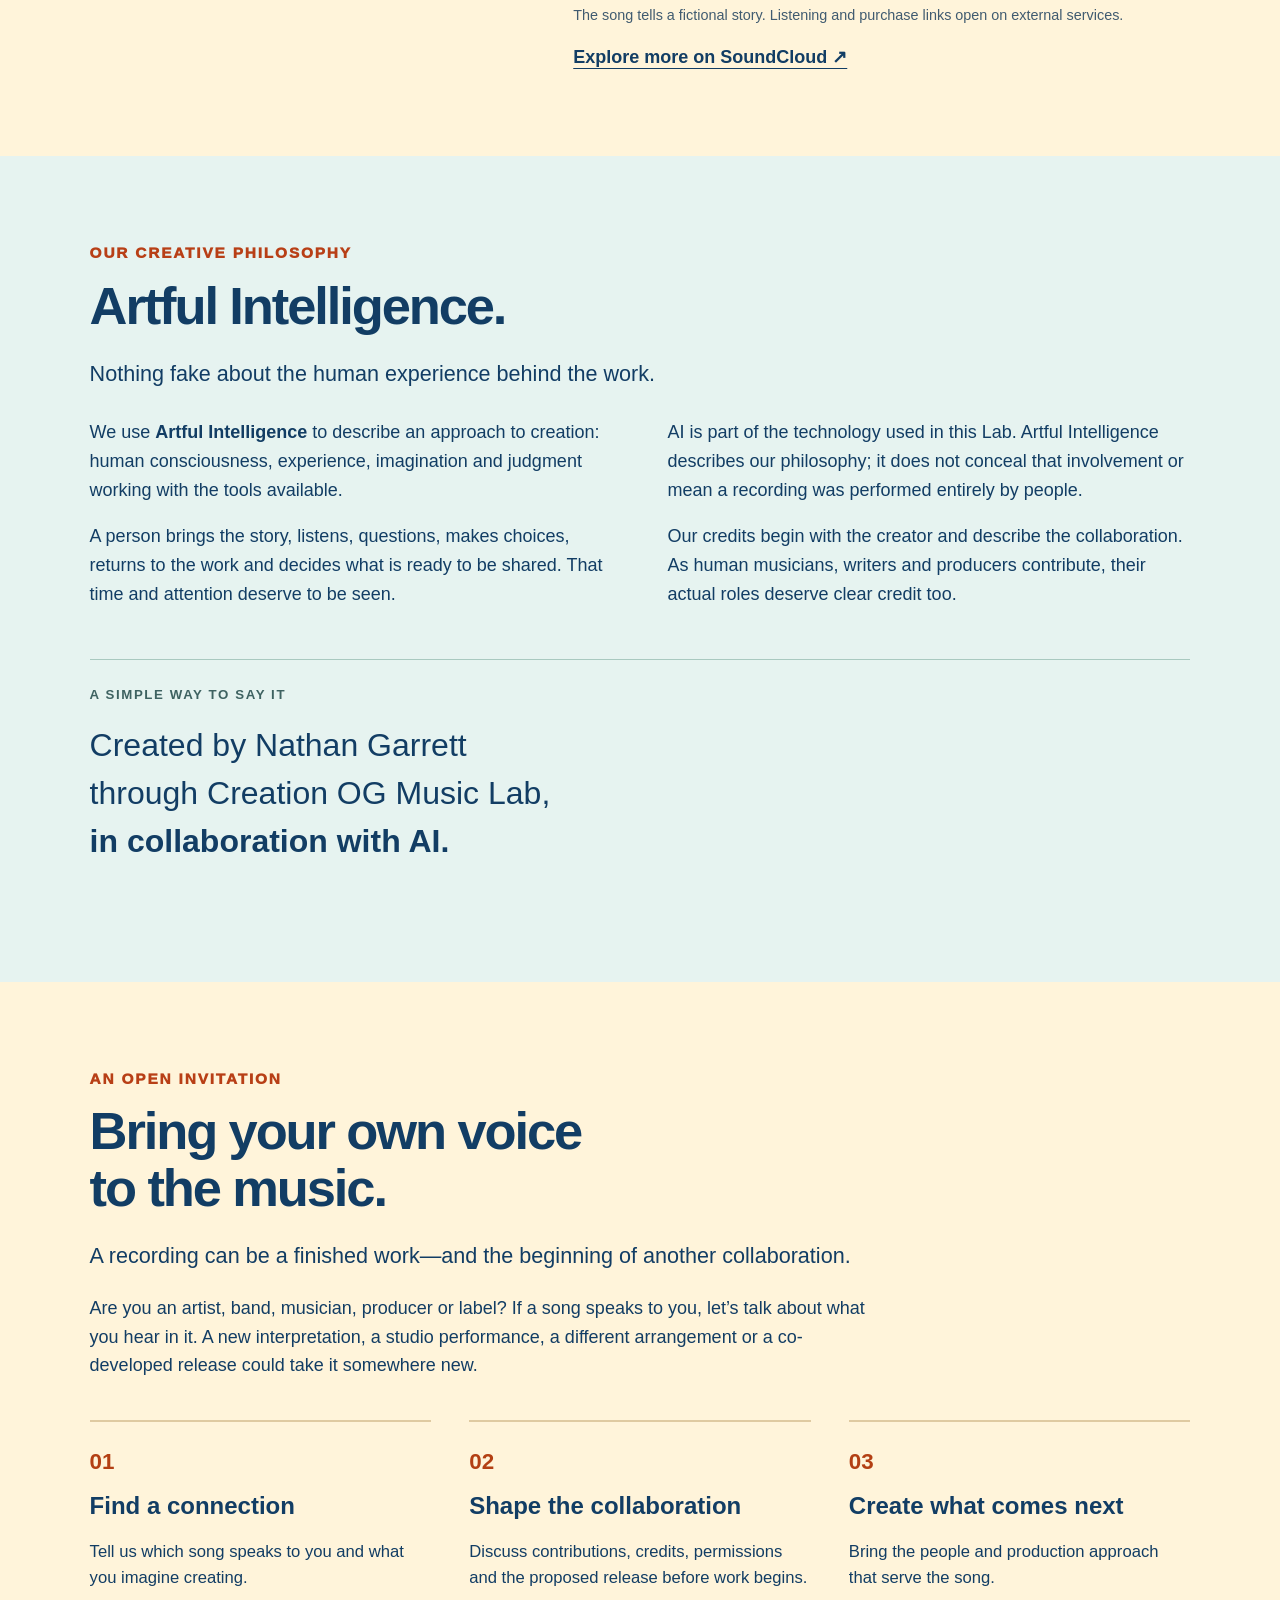
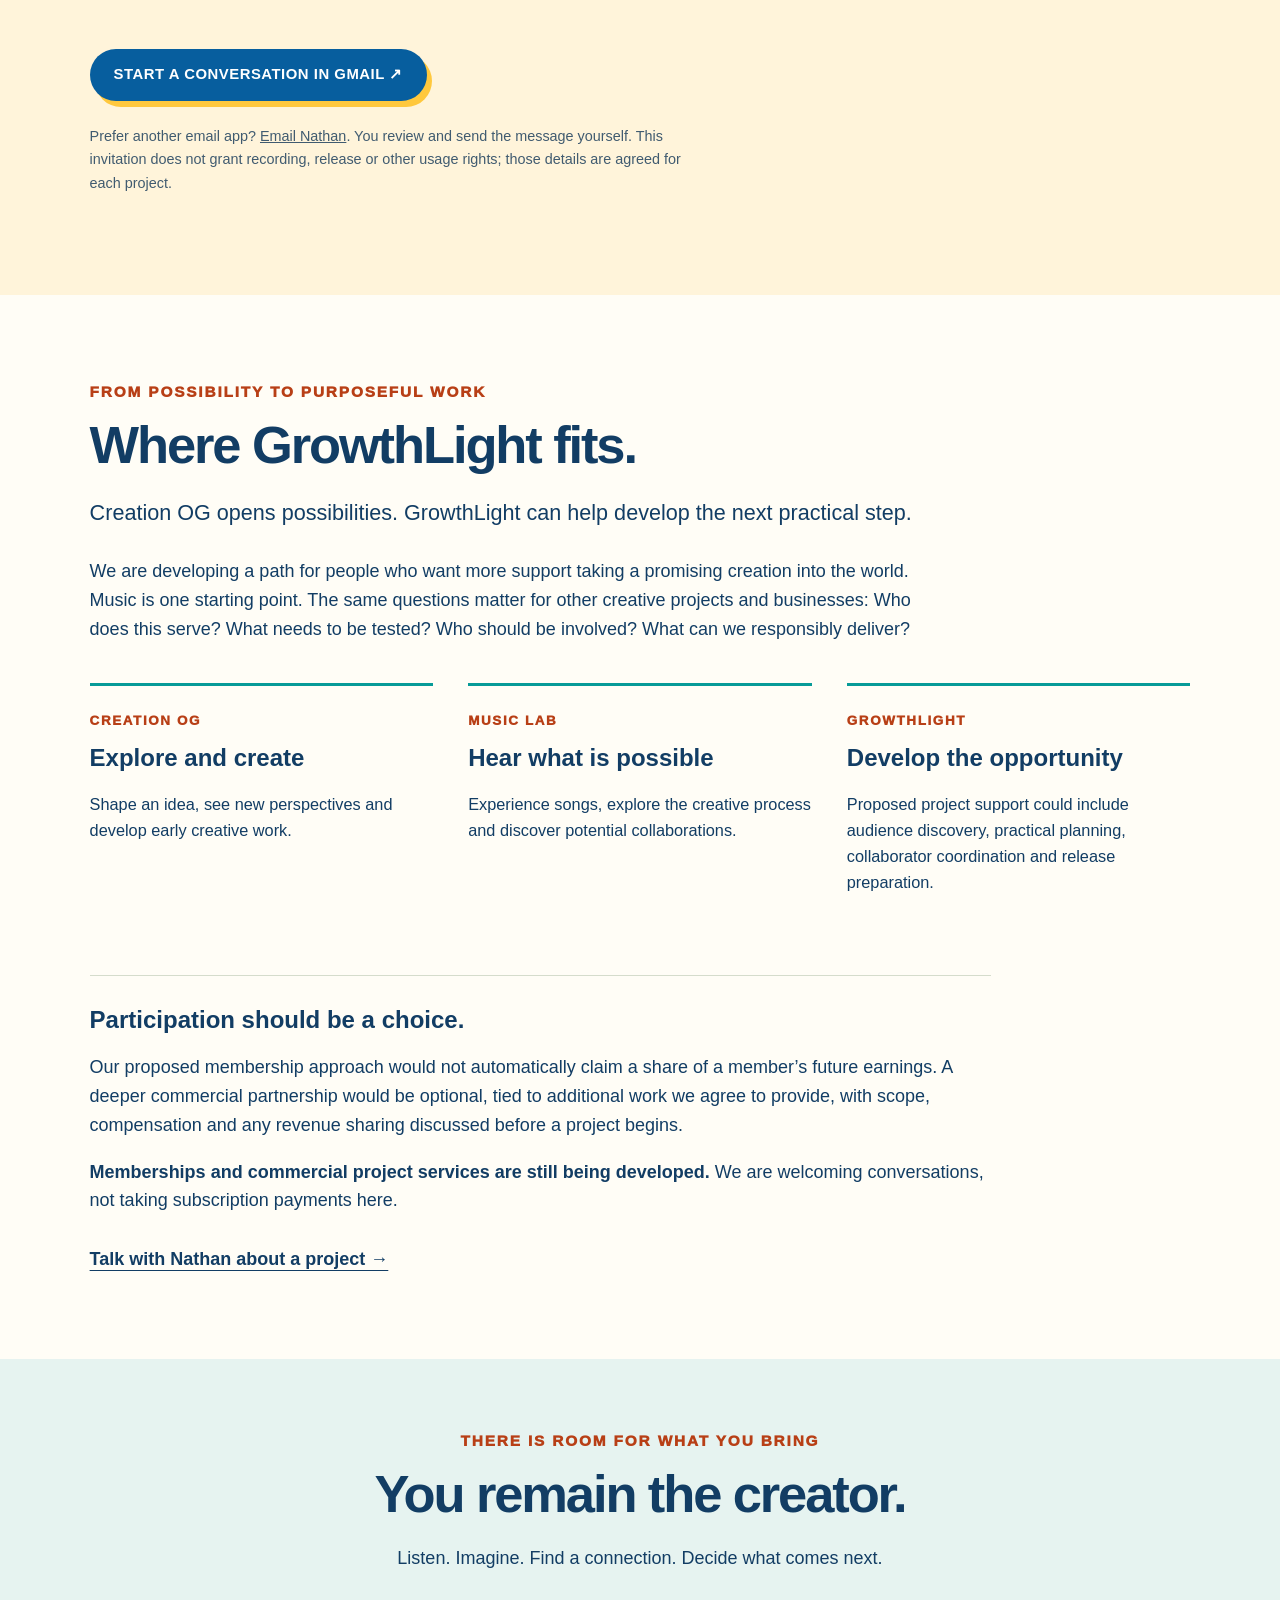
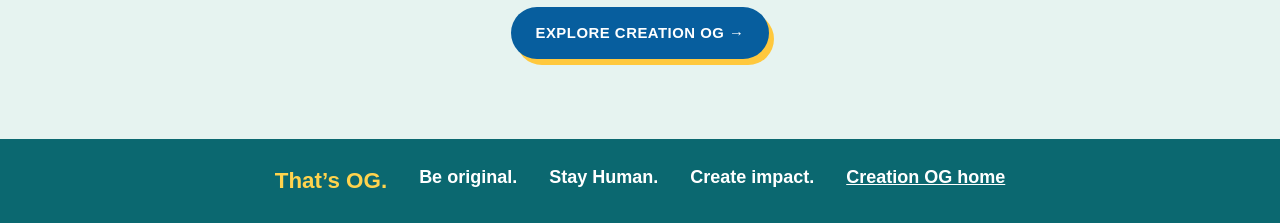
<file: music-lab/index.html>
<!doctype html>
<html lang="en">
<head>
<meta charset="utf-8">
<meta name="viewport" content="width=device-width,initial-scale=1">
<title>Creation OG Music Lab — Human Stories Becoming Music</title>
<meta name="description" content="Music by Nathan Garrett through Creation OG Music Lab. Explore Artful Intelligence, hear the songs and join the conversation about human collaboration.">
<link rel="canonical" href="https://www.creationog.com/music-lab/">
<meta property="og:title" content="Creation OG Music Lab — Human stories becoming music">
<meta property="og:description" content="Hear the music. Meet the creative approach. Bring your own voice to what comes next.">
<meta property="og:type" content="website">
<meta property="og:url" content="https://www.creationog.com/music-lab/">
<meta property="og:image" content="https://www.creationog.com/assets/ai-and-i-am.jpg">
<link rel="stylesheet" href="../assets/site.css">
<link rel="stylesheet" href="../assets/music-lab.css?v=20260930-law">
</head>
<body id="top" class="music-page">
<a class="music-skip" href="#main">Skip to content</a>
<header class="site-nav">
<a class="brand" href="../" aria-label="Creation OG home"><img src="../003_creation_og_wordmark.webp" alt="Creation OG"></a>
<nav aria-label="Main navigation">
<a href="../#portals">Start Here</a><a href="#listen">Listen</a><a href="#artful">Artful Intelligence</a><a href="#collaborate">Collaborate</a><a href="#growthlight">GrowthLight</a><a href="../human-comedy-department/">Comedy Department</a>
</nav>
</header>
<main id="main">
<section class="music-hero">
<div class="music-hero-copy"><p class="eyebrow">WELCOME TO CREATION OG MUSIC LAB</p>
<h1>Human stories.<br><em>New possibilities.</em><br>Real music.</h1>
<p class="music-lead">The experience is human. The intention is human. The choice to bring something into the world is human.</p>
<p>Creation OG Music Lab is a place to explore how imagination and technology can help a song become real—and how that song can open a door for others.</p>
<div class="music-actions"><a class="music-button" href="#listen">HEAR THE MUSIC ↓</a><a class="music-text-link" href="#collaborate">Bring your own voice →</a><a class="music-text-link" href="../wave-mapping/">Explore waves and sound →</a></div>
<p class="music-small">Music by Nathan Garrett · An evolving creative practice</p>
</div>
<figure class="music-cover"><a href="#listen" aria-label="Listen to AI and I AM"><img src="../assets/ai-and-i-am.jpg" alt="AI &amp; I AM by Nathan Garrett artwork: human and technological faces formed from many people, meeting over a golden sunrise" width="900" height="900"></a><figcaption>AI &amp; I AM · Humanity, technology and love.</figcaption></figure>
</section>
<section id="listen" class="music-section music-listen">
<div class="music-section-heading"><p class="eyebrow">A FIRST LISTEN</p><h2>AI &amp; I AM</h2><p class="music-lead">What might we discover about ourselves through what we create together?</p></div>
<p><strong>AI &amp; I AM</strong> brings humanity, technology and love into a musical conversation. At its heart is the person who brings lived experience, imagination and intention to the encounter—and chooses what to bring into the world. It invites us to listen for the human story within the technology and explore the possibilities of creating together.</p>
<p>That conversation continues in Nathan Garrett’s book, <strong><em>AI &amp; I AM: Artful, Not Artificial. Consciousness Composing Itself In Duet</em></strong>. Through a poetic dialogue between human awareness and AI, the book explores consciousness, relationship and the idea of technology as a mirror for our own creativity. The song and the book offer two ways into Nathan’s exploration of Artful Intelligence.</p>
<p>Created by Nathan Garrett through Creation OG Music Lab, in collaboration with AI.</p>
<div class="music-actions"><a class="music-button" href="https://www.youtube.com/watch?v=zrwjhCzXXU8" target="_blank" rel="noopener noreferrer">LISTEN TO AI &amp; I AM ↗</a><a class="music-button music-button-secondary" href="https://www.amazon.com/dp/B0GJ32TSZM" target="_blank" rel="noopener noreferrer">VIEW BOOK ON AMAZON ↗</a><a class="music-text-link" href="#carry-the-sun-home">Next: Carry the Sun Home ↓</a></div>
</section>
<section id="carry-the-sun-home" class="music-section music-listen music-track-feature">
<div class="music-track-art"><img src="../assets/carry-the-sun-home.jpg" alt="Carry the Sun Home by Nathan Garrett cover art: honeybees around a sunlit hive" width="900" height="900" loading="lazy"></div>
<div><p class="eyebrow">KEEP LISTENING</p><h2>Carry the Sun Home</h2><p class="music-lead">A queen, her hive, and a human heart learning to listen.</p>
<p>A song about honeybees, nature, belonging and love. Inspired by Rudolf Steiner’s <i>Bees</i> lectures and the compassionate care practiced at Spikenard Farm Honeybee Sanctuary.</p>
<p>Created by Nathan Garrett through Creation OG Music Lab, in collaboration with AI.</p>
<div class="music-actions"><a class="music-button" href="https://www.youtube.com/watch?v=cIzkYWdgYsU" target="_blank" rel="noopener noreferrer">LISTEN ON YOUTUBE ↗</a><a class="music-text-link" href="https://payhip.com/b/nVQvb" target="_blank" rel="noopener noreferrer">Own the song ↗</a></div>
<p class="music-small">Links open the music on external services. This independent creative work does not imply an endorsement by Spikenard.</p>
<a class="music-text-link" href="#love-always-wins">Next: L.A.W. — Love Always Wins ↓</a></div>
</section>
<section id="love-always-wins" class="music-section music-track-feature music-law-feature">
<div class="music-track-art"><img src="../assets/law-love-always-wins.jpg" alt="L.A.W. — Love Always Wins by Nathan Garrett cover: a golden braid with coral, ivory and turquoise threads forms an open heart against deep blue linen" width="900" height="900" loading="lazy"></div>
<div><p class="eyebrow">LET LOVE SHOW IN HOW WE LIVE</p><h2>L.A.W.<br>Love Always Wins</h2><p class="music-lead">A shared meal. A borrowed chair. Neighbors becoming friends.</p>
<p>A warm chamber soul and acoustic folk song about ordinary kindness becoming community. When the lights go out, neighbors bring their meals downstairs—and a gathering begins. Love becomes visible in an offered meal, a borrowed chair and the simple act of making room for one another.</p>
<p>That everyday expression of Love connects with Nathan Garrett’s book, <strong><em>The Frequency of Love</em></strong>. The book explores Love through what it does: easing strain, restoring connection and allowing room for presence without pressure to earn or prove our worth. <strong>L.A.W. — Love Always Wins</strong> gives those themes a human scene and a melody. Listen to the neighbors finding each other, then explore the ideas more deeply in the book.</p>
<p>Created by Nathan Garrett through Creation OG Music Lab, in collaboration with AI.</p>
<div class="music-actions"><a class="music-button" href="https://www.youtube.com/watch?v=IgO5dh3mXvA" target="_blank" rel="noopener noreferrer">LISTEN ON YOUTUBE ↗</a><a class="music-button music-button-secondary" href="https://www.amazon.com/dp/B0GY2PFPSZ" target="_blank" rel="noopener noreferrer">VIEW BOOK ON AMAZON ↗</a><a class="music-text-link" href="https://payhip.com/b/bxkP1" target="_blank" rel="noopener noreferrer">Own the song ↗</a></div>
<p class="music-small">The song tells a fictional story. Listening and purchase links open on external services.</p>
<a class="music-text-link" href="https://soundcloud.com/arcadiafrequencies" target="_blank" rel="noopener noreferrer">Explore more on SoundCloud ↗</a></div>
</section>
<section id="artful" class="music-section music-artful">
<div class="music-section-heading"><p class="eyebrow">OUR CREATIVE PHILOSOPHY</p><h2>Artful Intelligence.</h2><p class="music-lead">Nothing fake about the human experience behind the work.</p></div>
<div class="music-two-column"><div><p>We use <strong>Artful Intelligence</strong> to describe an approach to creation: human consciousness, experience, imagination and judgment working with the tools available.</p><p>A person brings the story, listens, questions, makes choices, returns to the work and decides what is ready to be shared. That time and attention deserve to be seen.</p></div><div><p>AI is part of the technology used in this Lab. Artful Intelligence describes our philosophy; it does not conceal that involvement or mean a recording was performed entirely by people.</p><p>Our credits begin with the creator and describe the collaboration. As human musicians, writers and producers contribute, their actual roles deserve clear credit too.</p></div></div>
<p class="music-credit-example"><span>A SIMPLE WAY TO SAY IT</span>Created by Nathan Garrett<br>through Creation OG Music Lab,<br><strong>in collaboration with AI.</strong></p>
</section>
<section id="collaborate" class="music-section music-collaborate">
<p class="eyebrow">AN OPEN INVITATION</p><h2>Bring your own voice<br>to the music.</h2><p class="music-lead">A recording can be a finished work—and the beginning of another collaboration.</p>
<p>Are you an artist, band, musician, producer or label? If a song speaks to you, let’s talk about what you hear in it. A new interpretation, a studio performance, a different arrangement or a co-developed release could take it somewhere new.</p>
<div class="music-three-steps"><article><span>01</span><h3>Find a connection</h3><p>Tell us which song speaks to you and what you imagine creating.</p></article><article><span>02</span><h3>Shape the collaboration</h3><p>Discuss contributions, credits, permissions and the proposed release before work begins.</p></article><article><span>03</span><h3>Create what comes next</h3><p>Bring the people and production approach that serve the song.</p></article></div>
<a class="music-button" href="https://mail.google.com/mail/?view=cm&amp;fs=1&amp;to=nathan%40arcadiafrequencies.com&amp;su=Creation%20OG%20Music%20Lab%20collaboration" target="_blank" rel="noopener noreferrer">START A CONVERSATION IN GMAIL ↗</a>
<p class="music-small">Prefer another email app? <a href="mailto:nathan@arcadiafrequencies.com?subject=Creation%20OG%20Music%20Lab%20collaboration">Email Nathan</a>. You review and send the message yourself. This invitation does not grant recording, release or other usage rights; those details are agreed for each project.</p>
</section>
<section id="growthlight" class="music-section music-growthlight">
<div class="music-section-heading"><p class="eyebrow">FROM POSSIBILITY TO PURPOSEFUL WORK</p><h2>Where GrowthLight fits.</h2><p class="music-lead">Creation OG opens possibilities. GrowthLight can help develop the next practical step.</p></div>
<p>We are developing a path for people who want more support taking a promising creation into the world. Music is one starting point. The same questions matter for other creative projects and businesses: Who does this serve? What needs to be tested? Who should be involved? What can we responsibly deliver?</p>
<div class="music-offerings"><article><p class="eyebrow">CREATION OG</p><h3>Explore and create</h3><p>Shape an idea, see new perspectives and develop early creative work.</p></article><article><p class="eyebrow">MUSIC LAB</p><h3>Hear what is possible</h3><p>Experience songs, explore the creative process and discover potential collaborations.</p></article><article><p class="eyebrow">GROWTHLIGHT</p><h3>Develop the opportunity</h3><p>Proposed project support could include audience discovery, practical planning, collaborator coordination and release preparation.</p></article></div>
<div class="music-membership"><h3>Participation should be a choice.</h3><p>Our proposed membership approach would not automatically claim a share of a member’s future earnings. A deeper commercial partnership would be optional, tied to additional work we agree to provide, with scope, compensation and any revenue sharing discussed before a project begins.</p><p><strong>Memberships and commercial project services are still being developed.</strong> We are welcoming conversations, not taking subscription payments here.</p></div>
<a class="music-text-link" href="mailto:nathan@arcadiafrequencies.com?subject=Creation%20OG%20and%20GrowthLight%20project%20conversation">Talk with Nathan about a project →</a>
</section>
<section class="music-closing"><p class="eyebrow">THERE IS ROOM FOR WHAT YOU BRING</p><h2>You remain the creator.</h2><p>Listen. Imagine. Find a connection. Decide what comes next.</p><a class="music-button" href="../#portals">EXPLORE CREATION OG →</a></section>
</main>
<footer><strong>That’s OG.</strong><span>Be original.</span><span>Stay Human.</span><span>Create impact.</span><a href="../">Creation OG home</a></footer>
<script src="../assets/launch-readiness.js"></script>
</body>
</html>
</file>
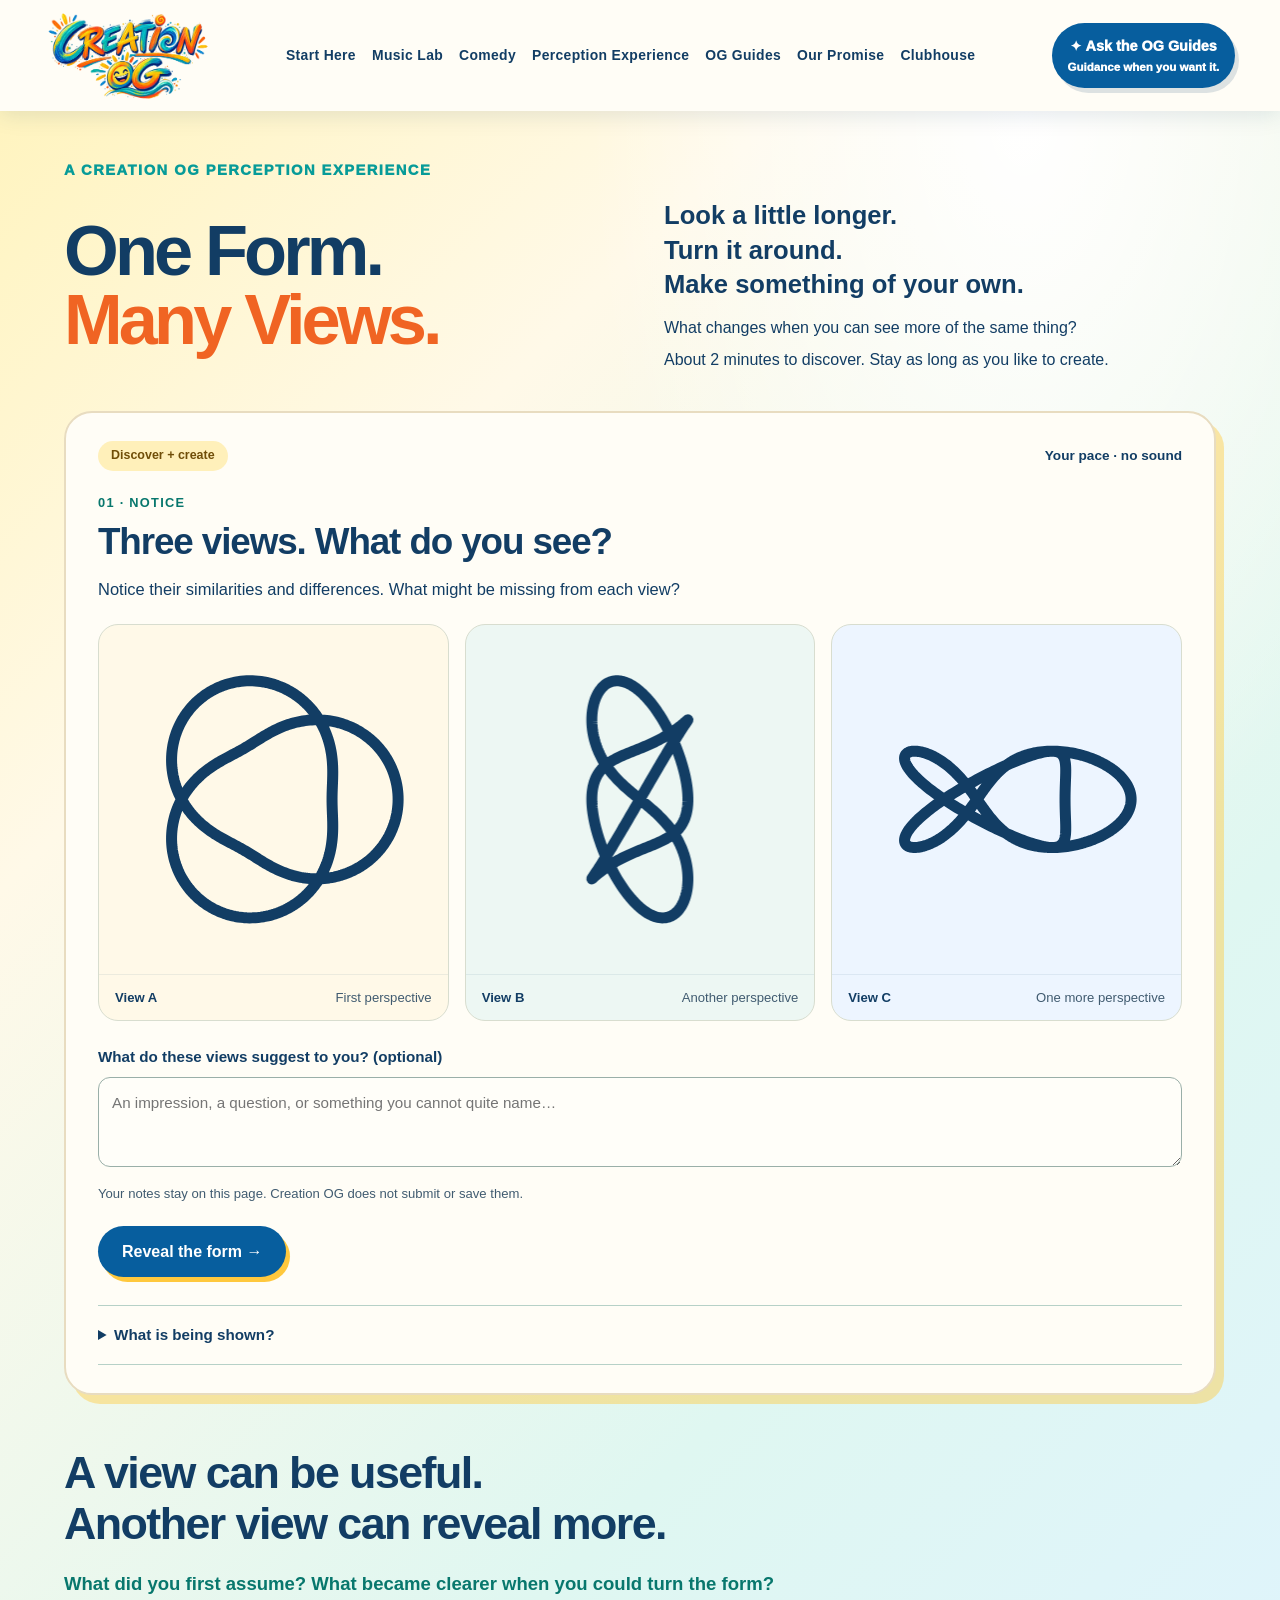
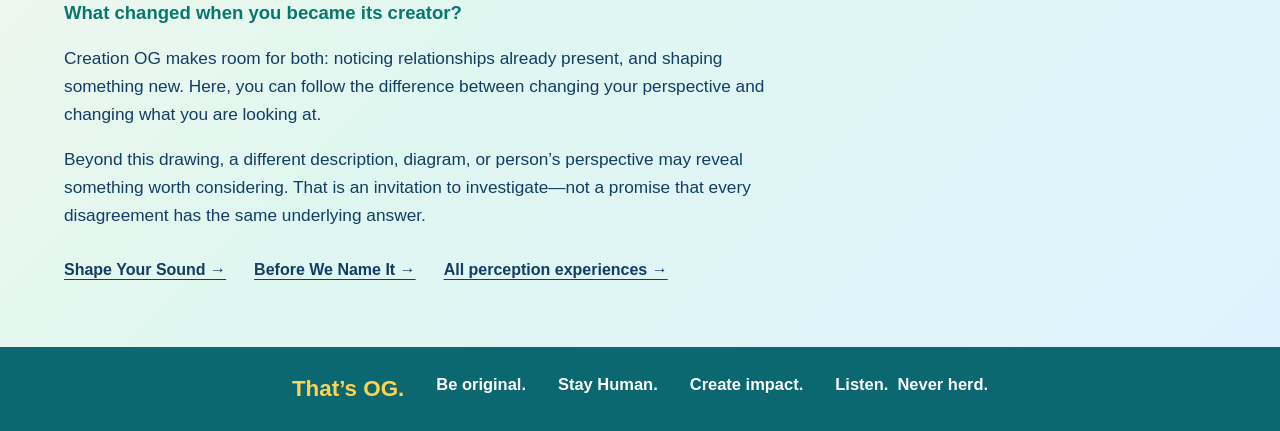
<file: one-form-many-views/index.html>
<!doctype html>
<html lang="en">
<head>
  <meta charset="utf-8">
  <meta name="viewport" content="width=device-width, initial-scale=1">
  <title>One Form, Many Views — Creation OG</title>
  <meta name="description" content="Discover different views of one form. Rotate it, reshape it, and save your own creation. A hands-on Creation OG perception experience.">
  <link rel="canonical" href="https://www.creationog.com/one-form-many-views/">
  <link rel="stylesheet" href="../assets/site.css">
  <link rel="stylesheet" href="../assets/music-lab.css?v=20260930-law">
  <link rel="stylesheet" href="../assets/comedy.css?v=20261001b">
  <link rel="stylesheet" href="../assets/wave-mapping.css?v=20261022-brand1">
  <link rel="stylesheet" href="../assets/one-form-many-views.css?v=20261027-1">
  <script src="../assets/form-model.js?v=20261027-1" defer></script>
  <script src="../assets/one-form-many-views.js?v=20261027-1" defer></script>
</head>
<body class="wave-page form-page" id="top">
  <a class="wave-skip" href="#form-experience">Skip to the form experience</a>
  <header class="site-nav"><a class="brand" href="../#top" aria-label="Creation OG home"><img src="../003_creation_og_wordmark.webp" alt="Creation OG"></a><nav aria-label="Main navigation"><a href="../#portals">Start Here</a><a href="../music-lab/">Music Lab</a><a href="../human-comedy-department/">Comedy</a><a href="../#perception">Perception Experience</a><a href="../#guides">OG Guides</a><a href="../#promise">Our Promise</a><a href="../#clubhouse">Clubhouse</a></nav><button class="guides-button" data-guides>✦ Ask the OG Guides<span>Guidance when you want it.</span></button></header>
  <main class="wave-main">
    <section class="wave-intro" aria-labelledby="form-title">
      <p class="eyebrow">A CREATION OG PERCEPTION EXPERIENCE</p>
      <h1 id="form-title">One Form.<br><span>Many Views.</span></h1>
      <div class="wave-intro-copy">
        <p class="wave-invitation">Look a little longer.<br>Turn it around.<br>Make something of your own.</p>
        <p class="wave-intro-note">What changes when you can see more of the same thing?</p>
        <p class="wave-intro-note">About 2 minutes to discover. Stay as long as you like to create.</p>
      </div>
    </section>
    <section id="form-experience" class="wave-experience" aria-label="Explore the form and its projections">
      <div class="wave-heading-row"><span class="wave-badge">Discover + create</span><span class="wave-tuning">Your pace · no sound</span></div>
      <p class="form-stage-label">01 · Notice</p>
      <h2 class="form-section-title">Three views. What do you see?</h2>
      <p id="form-first-hint" class="form-lead">Notice their similarities and differences. What might be missing from each view?</p>
      <div class="form-views">
        <figure class="form-view"><canvas id="form-view-a" width="360" height="360" role="img" aria-label="View A: a curved outline of a form, seen from one direction.">A projected view of a curved mathematical form.</canvas><figcaption><strong>View A</strong><span class="form-angle" id="form-angle-a">First perspective</span></figcaption></figure>
        <figure class="form-view"><canvas id="form-view-b" width="360" height="360" role="img" aria-label="View B: a curved outline of a form, seen from another direction.">Another projected view of the same mathematical form.</canvas><figcaption><strong>View B</strong><span class="form-angle" id="form-angle-b">Another perspective</span></figcaption></figure>
        <figure class="form-view"><canvas id="form-view-c" width="360" height="360" role="img" aria-label="View C: a curved outline of a form, seen from a third direction.">A third projected view of the same mathematical form.</canvas><figcaption><strong>View C</strong><span class="form-angle" id="form-angle-c">One more perspective</span></figcaption></figure>
      </div>
      <div class="form-note"><label for="form-first-note">What do these views suggest to you? <span>(optional)</span></label><textarea id="form-first-note" maxlength="3000" rows="2" autocomplete="off" placeholder="An impression, a question, or something you cannot quite name…"></textarea></div>
      <p class="form-small">Your notes stay on this page. Creation OG does not submit or save them.</p>
      <div class="form-actions"><button id="form-reveal" type="button" class="wave-listen" aria-controls="form-discovery">Reveal the form →</button></div>
      <noscript><p>This experience needs JavaScript to draw and change the form. Each flat drawing comes from the same three-dimensional curve. A new viewpoint reveals different relationships.</p></noscript>
      <section class="form-discovery" id="form-discovery" hidden aria-labelledby="form-discovery-title">
        <p class="form-stage-label">02 · Explore</p>
        <h2 class="form-section-title" id="form-discovery-title" tabindex="-1">The form stayed the same.<br>The viewpoint changed.</h2>
        <p class="form-lead">Turn the loop. Find the three views above. Notice which crossings become easier to understand as you move.</p>
        <div class="form-explorer">
          <div class="form-canvas-wrap"><canvas id="form-main-canvas" width="800" height="500" tabindex="0" role="img" aria-label="Three-dimensional loop. Drag or use arrow keys to rotate. Home returns to the initial view.">Interactive three-dimensional loop. The Turn and Tilt sliders provide the same controls.</canvas><p class="form-canvas-caption">Drag to look around, use the arrow keys, or move the sliders. Shading indicates depth.</p></div>
          <div class="form-controls" aria-label="Change your viewpoint">
            <div><label for="form-yaw">Turn <output id="form-yaw-value" for="form-yaw">25°</output></label><input id="form-yaw" type="range" min="0" max="360" step="1" value="25"></div>
            <div><label for="form-pitch">Tilt <output id="form-pitch-value" for="form-pitch">35°</output></label><input id="form-pitch" type="range" min="-90" max="90" step="1" value="35"></div>
            <div class="form-view-buttons" aria-label="Match a fixed view"><button type="button" class="form-button" data-form-view="0" aria-pressed="false">A · Front</button><button type="button" class="form-button" data-form-view="1" aria-pressed="false">B · Side</button><button type="button" class="form-button" data-form-view="2" aria-pressed="false">C · Above</button></div>
          </div>
        </div>
        <div class="form-note"><label for="form-second-note">What can you see now that you could not see before? <span>(optional)</span></label><textarea id="form-second-note" maxlength="3000" rows="2" autocomplete="off" placeholder="A different interpretation, more confidence, or still a question—all are welcome."></textarea></div>
        <section class="form-maker" aria-labelledby="form-maker-title">
          <p class="form-stage-label">03 · Create</p>
          <h2 class="form-section-title" id="form-maker-title">Now change the form itself.</h2>
          <p class="form-lead">Make the loop spread, flatten, or deepen. Every view uses the same edited form. Some changes remain hidden from a particular angle.</p>
          <div class="form-maker-workspace">
            <div class="form-maker-preview">
              <p class="form-live-heading"><strong>Live view</strong><span id="form-maker-angle">Turn 25° · Tilt 35°</span></p>
              <canvas id="form-maker-canvas" width="480" height="300" role="img" aria-label="Live preview of your form, using the current viewing angle.">Live preview of the same curve, updated as you change its form.</canvas>
              <div class="form-view-buttons" aria-label="Change the live preview angle"><button type="button" class="form-button" data-form-view="0" aria-pressed="false">Front</button><button type="button" class="form-button" data-form-view="1" aria-pressed="false">Side</button><button type="button" class="form-button" data-form-view="2" aria-pressed="false">Above</button></div>
            </div>
            <div class="form-maker-tools">
          <div class="form-maker-grid">
            <div class="form-controls"><label for="form-bend">Bend <output id="form-bend-value" for="form-bend">0.72</output></label><input id="form-bend" type="range" min="0.2" max="1.2" step="0.01" value="0.72"><p class="form-small">Change how far the curve reaches inward and outward.</p></div>
            <div class="form-controls"><label for="form-depth">Depth <output id="form-depth-value" for="form-depth">1.05</output></label><input id="form-depth" type="range" min="0" max="1.8" step="0.01" value="1.05"><p class="form-small">Lift the curve out of a flat plane. Try zero.</p></div>
            <div class="form-controls"><label for="form-width">Line width <output id="form-width-value" for="form-width">0.12</output></label><input id="form-width" type="range" min="0.06" max="0.2" step="0.01" value="0.12"><p class="form-small">Change the thickness of the drawing.</p></div>
          </div>
          <div class="form-actions"><button id="form-save" type="button" class="wave-listen">Save my four views</button><button id="form-reset" type="button" class="form-button">Reset form &amp; view</button></div>
          <p class="form-small">Downloads an SVG drawing of your creation and its settings. Your notes are not included.</p>
            </div>
          </div>
        </section>
        <p id="form-status" class="form-status" role="status">Explore a view, then make the form your own.</p>
      </section>
      <details class="form-method"><summary>What is being shown?</summary><p>Every view is calculated from one set of three-dimensional points on a closed curve. Changing the viewpoint rotates those points before drawing them on the screen. Changing Bend or Depth changes the points themselves. Line width changes only how thickly the curve is drawn.</p><p>These are orthographic projections: distance from the viewer does not make a part appear smaller. The large view adds depth shading. The small views use a single color, leaving depth less apparent. They are mathematical drawings, rather than photographs of a physical object.</p><p>This curve is a geometry demonstration created for Creation OG. Stan Tenen’s work with geometric metaphor and changing silhouettes helped inspire the question. This experience does not reproduce his Hebrew-letter model or establish claims about the origin of language. <a href="https://www.meru.org/FAQ.html">Read Meru Foundation’s own account ↗</a></p></details>
    </section>
    <section class="wave-reflection" aria-labelledby="form-reflection-title">
      <h2 id="form-reflection-title">A view can be useful.<br>Another view can reveal more.</h2>
      <p>What did you first assume? What became clearer when you could turn the form? What changed when you became its creator?</p>
      <p>Creation OG makes room for both: noticing relationships already present, and shaping something new. Here, you can follow the difference between changing your perspective and changing what you are looking at.</p>
      <p>Beyond this drawing, a different description, diagram, or person’s perspective may reveal something worth considering. That is an invitation to investigate—not a promise that every disagreement has the same underlying answer.</p>
      <div class="form-links"><a href="../shape-your-sound/">Shape Your Sound →</a><a href="../before-we-name-it/">Before We Name It →</a><a href="../#perception">All perception experiences →</a></div>
    </section>
  </main>
  <footer><strong>That’s OG.</strong><span>Be original.</span><span>Stay Human.</span><span>Create impact.</span><span>Listen.&nbsp;&nbsp;Never herd.</span></footer>
  <div class="guides-panel" data-guides-panel hidden><button class="guides-close" data-guides-close aria-label="Close OG Guides preview">×</button><p class="eyebrow">OG GUIDES · FIRST-LOOK PREVIEW</p><h2>What are you bringing?</h2><p>This preview shows how different Guides can illuminate different parts of the same situation. <strong>It does not make the decision for you.</strong></p><div class="guide-starts"><button data-guide-mode="idea">I have an idea</button><button data-guide-mode="decision">I’m making a decision</button><button data-guide-mode="question">I have a question</button><button data-guide-mode="stuck">Something isn’t working</button><button data-guide-mode="curious">I’m just curious</button></div><div class="guide-response" data-guide-response><p><strong>Choose what you’re bringing.</strong></p><p>We’ll shine a few different lights on it.</p></div><p class="guides-boundary"><strong>First-look preview only.</strong> These are example Guide prompts, not the full OG Guides system. Nothing entered here is submitted or stored.</p></div><div class="guides-backdrop" data-guides-backdrop hidden></div>
  <script src="../assets/first-encounter.js"></script>
  <script src="../assets/launch-readiness.js"></script>
</body>
</html>
</file>
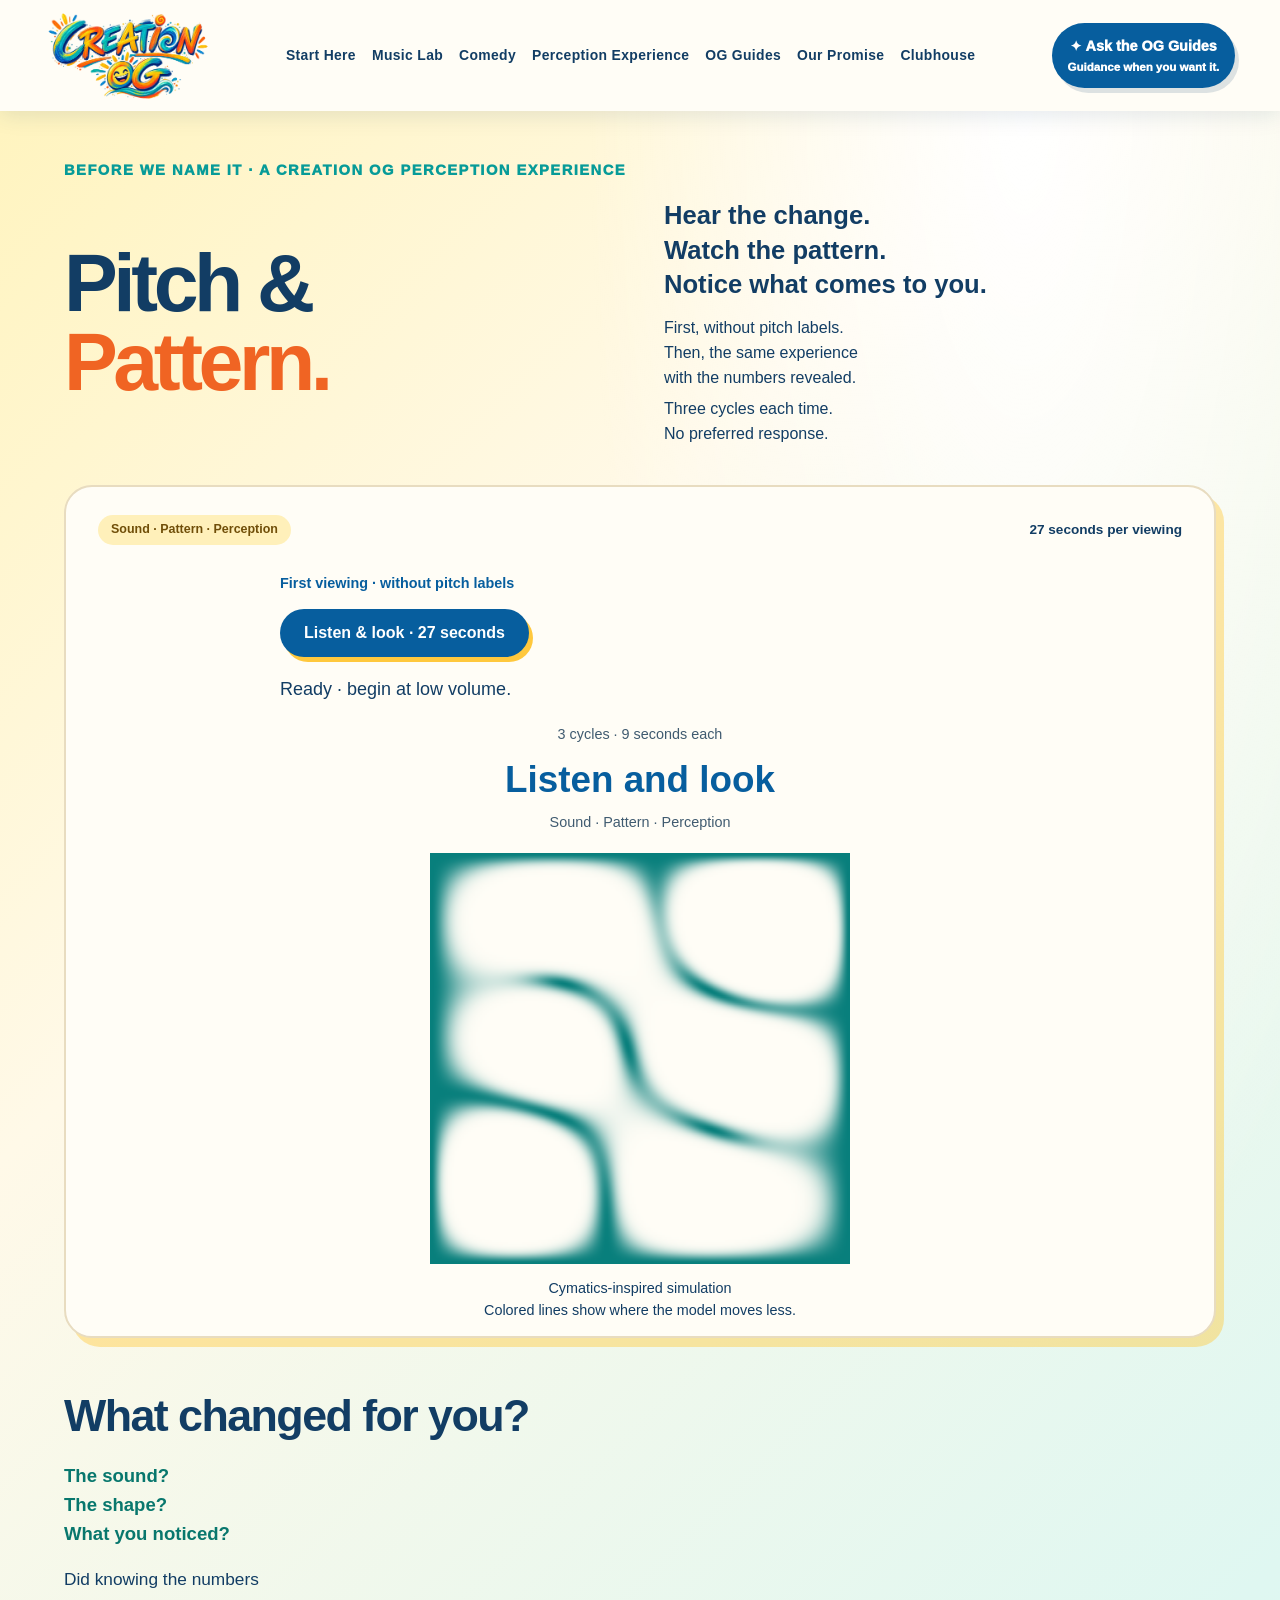
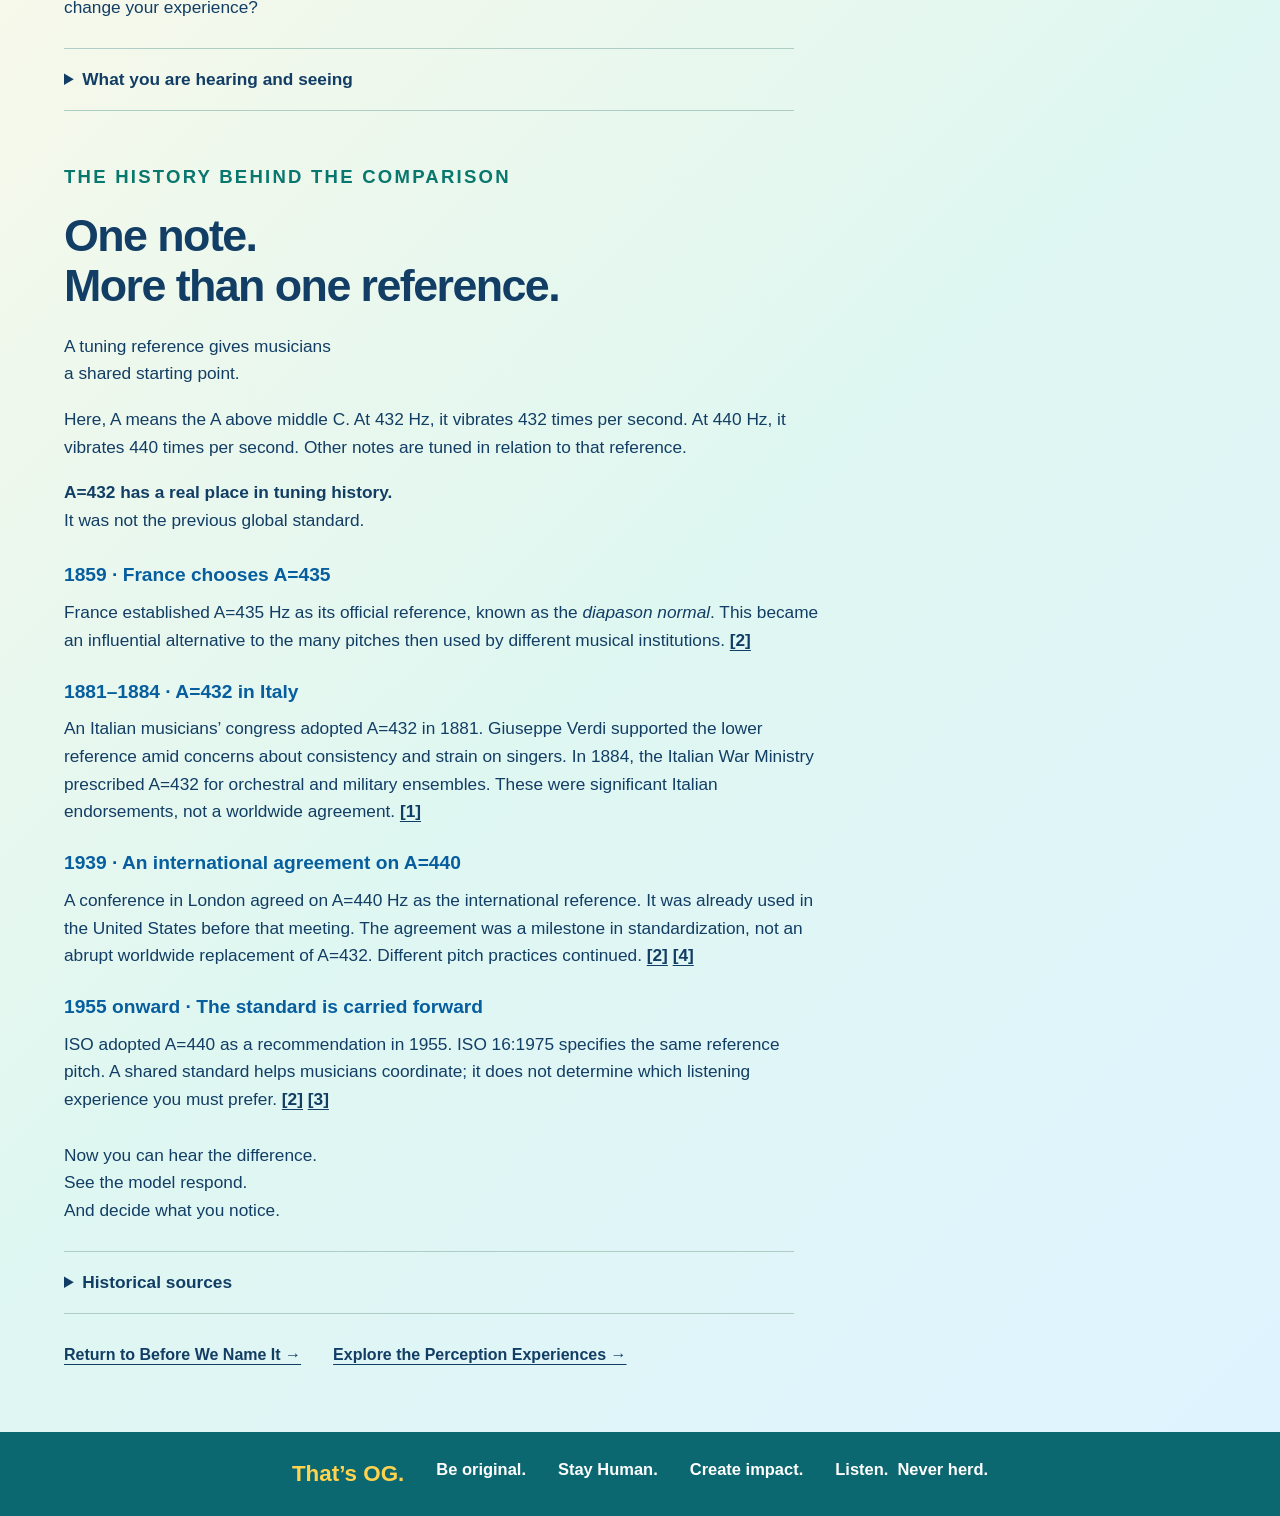
<file: pitch-and-pattern/index.html>
<!doctype html>
<html lang="en"><head>
<meta charset="utf-8"><meta name="viewport" content="width=device-width, initial-scale=1">
<title>Pitch &amp; Pattern — Creation OG</title>
<meta name="description" content="Hear a tone move between 432 and 440 Hz and watch a modeled surface respond. Explore pitch, perception, and the history of concert A with Creation OG.">
<link rel="canonical" href="https://www.creationog.com/pitch-and-pattern/">
<link rel="stylesheet" href="../assets/site.css">
<link rel="stylesheet" href="../assets/music-lab.css?v=20260930-law">
<link rel="stylesheet" href="../assets/comedy.css?v=20261001b">
<link rel="stylesheet" href="../assets/wave-mapping.css?v=20261022-brand1">
<link rel="stylesheet" href="../assets/pitch-and-pattern.css?v=20261029-1">
<script src="../assets/pitch-and-pattern.js?v=20261029-1" defer></script>
  <link rel="stylesheet" href="../assets/perception-paths.css?v=20261027-1">
</head><body class="wave-page pattern-page" id="top">
<a class="wave-skip" href="#pitch-pattern-experience">Skip to the listening experience</a>
<header class="site-nav"><a class="brand" href="../#top" aria-label="Creation OG home"><img src="../003_creation_og_wordmark.webp" alt="Creation OG"></a><nav aria-label="Main navigation"><a href="../#portals">Start Here</a><a href="../music-lab/">Music Lab</a><a href="../human-comedy-department/">Comedy</a><a href="../#perception">Perception Experience</a><a href="../#guides">OG Guides</a><a href="../#promise">Our Promise</a><a href="../#clubhouse">Clubhouse</a></nav><button class="guides-button" data-guides>✦ Ask the OG Guides<span>Guidance when you want it.</span></button></header>
<main class="wave-main">
<section class="wave-intro" aria-labelledby="pitch-title">
<p class="eyebrow">BEFORE WE NAME IT · A CREATION OG PERCEPTION EXPERIENCE</p>
<h1 id="pitch-title">Pitch &amp; <span>Pattern.</span></h1>
<div class="wave-intro-copy"><p class="wave-invitation">Hear the change.<br>Watch the pattern.<br>Notice what comes to you.</p><p class="wave-intro-note">First, without pitch labels.<br>Then, the same experience<br>with the numbers revealed.</p><p class="wave-intro-note">Three cycles each time.<br>No preferred response.</p></div>
</section>
<section class="wave-experience meaning-experience" aria-label="A pitch comparison through sound and a simulated surface">
<div class="wave-heading-row"><span class="wave-badge">Sound · Pattern · Perception</span><span class="wave-tuning">27 seconds per viewing</span></div>
<div id="pitch-pattern-experience">
  <p id="shape-step" class="text-small">First viewing · without pitch labels</p>
  <div class="viz-controls">
    <button type="button" class="wave-listen" id="shape-play">Listen &amp; look · 27 seconds</button>
    <button type="button" class="wave-listen" id="shape-next" hidden>Continue with pitch labels</button>
  </div>
  <p id="shape-status" role="status">Ready · begin at low volume.</p>
  <div id="shape-cycle" class="text-small text-center tabular-nums">3 cycles · 9 seconds each</div>
  <h2 id="shape-label" class="text-center tabular-nums" style="margin-bottom:8px">Listen and look</h2>
  <div id="shape-direction" class="text-small text-center" style="min-height:2em" aria-live="polite">Sound · Pattern · Perception</div>
  <canvas id="shape-canvas" width="240" height="235" role="img" aria-label="Simulated membrane response to the changing sound. Colored lines show regions of relatively low motion." style="display:block;width:min(100%,420px);height:auto;margin:0 auto"></canvas>
  <p class="text-small text-center">Cymatics-inspired simulation<br>Colored lines show where the model moves less.</p>
  <div id="shape-notes" hidden>
    <label class="form-label" for="shape-reflection">What did you notice?</label>
    <textarea class="form-control" id="shape-reflection" rows="2" maxlength="4000" placeholder="Your words, if you want to write them…" autocomplete="off"></textarea>
    <p class="text-small">Optional notes · only in this view · not submitted</p>
  </div>
  <span id="shape-color" style="color:var(--viz-series-1);display:none" aria-hidden="true"></span>
  <span id="shape-base" style="color:var(--background);display:none" aria-hidden="true"></span>
</div>
<noscript><p>This experience needs JavaScript to generate the sound and changing pattern.</p></noscript>
</section>
<section class="wave-reflection" aria-labelledby="pitch-reflection"><h2 id="pitch-reflection">What changed for you?</h2><p>The sound?<br>The shape?<br>What you noticed?</p><p>Did knowing the numbers<br>change your experience?</p>
<details class="wave-meaning"><summary>What you are hearing and seeing</summary><p>One pure tone moves smoothly from 432 Hz to 440 Hz and back. Each nine-second cycle repeats three times. Both viewings use identical audio and the same visual response; the second adds pitch labels.</p><p>The sound keeps the same amplitude, with brief fades at cycle boundaries to avoid clicks. Your device and hearing can still affect perceived loudness. This compares a single tone, rather than a whole piece of music tuned to either reference.</p><p>The visual is a mathematical model of a vibrating membrane, not filmed sand or water. The surface and its driving point stay fixed while the pitch changes. Color highlights relatively low motion, and contrast is adjusted to keep each pattern visible. It does not measure absolute vibration strength.</p><p>This surface was chosen to show a changing response across this small pitch range. Different dimensions, tension, materials, or driving points would produce different patterns. Neither 432 nor 440 Hz has one universal cymatic shape, and neither is automatically more coherent.</p><p>Repetition, familiarity, and the starting pitch may also influence what you notice. This is an invitation to explore perception, not a test of which tuning is better.</p><p class="wave-reading">Model background: <a href="https://www.acs.psu.edu/drussell/Demos/rect-membrane/rect-mem.html">Penn State: rectangular membrane modes</a>.</p></details>
</section>
<section class="wave-reflection pitch-history" aria-labelledby="pitch-history-title">
<p class="eyebrow">THE HISTORY BEHIND THE COMPARISON</p>
<h2 id="pitch-history-title">One note.<br>More than one reference.</h2>
<p>A tuning reference gives musicians<br>a shared starting point.</p>
<p>Here, A means the A above middle C. At 432 Hz, it vibrates 432 times per second. At 440 Hz, it vibrates 440 times per second. Other notes are tuned in relation to that reference.</p>
<p><strong>A=432 has a real place in tuning history.</strong><br>It was not the previous global standard.</p>
<div class="pitch-history-events">
<article><h3>1859 · France chooses A=435</h3><p>France established A=435 Hz as its official reference, known as the <em>diapason normal</em>. This became an influential alternative to the many pitches then used by different musical institutions. <a href="#pitch-source-2" aria-label="Source: National Bureau of Standards">[2]</a></p></article>
<article><h3>1881–1884 · A=432 in Italy</h3><p>An Italian musicians’ congress adopted A=432 in 1881. Giuseppe Verdi supported the lower reference amid concerns about consistency and strain on singers. In 1884, the Italian War Ministry prescribed A=432 for orchestral and military ensembles. These were significant Italian endorsements, not a worldwide agreement. <a href="#pitch-source-1" aria-label="Source: Tuning Sounds in Italy">[1]</a></p></article>
<article><h3>1939 · An international agreement on A=440</h3><p>A conference in London agreed on A=440 Hz as the international reference. It was already used in the United States before that meeting. The agreement was a milestone in standardization, not an abrupt worldwide replacement of A=432. Different pitch practices continued. <a href="#pitch-source-2" aria-label="Source: National Bureau of Standards">[2]</a> <a href="#pitch-source-4" aria-label="Source: Perfect Pitch historical research">[4]</a></p></article>
<article><h3>1955 onward · The standard is carried forward</h3><p>ISO adopted A=440 as a recommendation in 1955. ISO 16:1975 specifies the same reference pitch. A shared standard helps musicians coordinate; it does not determine which listening experience you must prefer. <a href="#pitch-source-2" aria-label="Source: National Bureau of Standards">[2]</a> <a href="#pitch-source-3" aria-label="Source: ISO 16">[3]</a></p></article>
</div>
<p>Now you can hear the difference.<br>See the model respond.<br>And decide what you notice.</p>
<details class="wave-meaning"><summary>Historical sources</summary><ol class="pitch-sources"><li id="pitch-source-1"><a href="https://www.cambridge.org/core/journals/nineteenth-century-music-review/article/tuning-sounds-in-italy-17501885/916BC4B2B1E69D460158640DFAA95957">Ellen Lockhart, “Tuning Sounds in Italy, 1750–1885”</a>, <em>Nineteenth-Century Music Review</em>, 2025.</li><li id="pitch-source-2"><a href="https://nistdigitalarchives.contentdm.oclc.org/digital/api/collection/p16009coll4/id/7580/download">U.S. National Bureau of Standards, “Standard Musical Pitch”</a>, historical account preserved by NIST (PDF).</li><li id="pitch-source-3"><a href="https://committee.iso.org/standard/3601.html">ISO 16:1975 — Standard tuning frequency</a>.</li><li id="pitch-source-4"><a href="https://online.ucpress.edu/jpms/article/33/1/137/116319/Perfect-Pitch432-Hz-Music-and-the-Promise-of">Ruth E. Rosenberg, “Perfect Pitch: 432 Hz Music and the Promise of Frequency”</a>, <em>Journal of Popular Music Studies</em>, 2021.</li></ol></details>
<div class="meaning-links"><a href="../before-we-name-it/">Return to Before We Name It →</a><a href="../#perception">Explore the Perception Experiences →</a></div>
</section>
</main>
<footer><strong>That’s OG.</strong><span>Be original.</span><span>Stay Human.</span><span>Create impact.</span><span>Listen.&nbsp;&nbsp;Never herd.</span></footer>
<div class="guides-panel" data-guides-panel hidden><button class="guides-close" data-guides-close aria-label="Close OG Guides preview">×</button><p class="eyebrow">OG GUIDES · FIRST-LOOK PREVIEW</p><h2>What are you bringing?</h2><p>This preview shows how different Guides can illuminate different parts of the same situation. <strong>It does not make the decision for you.</strong></p><div class="guide-starts"><button data-guide-mode="idea">I have an idea</button><button data-guide-mode="decision">I’m making a decision</button><button data-guide-mode="question">I have a question</button><button data-guide-mode="stuck">Something isn’t working</button><button data-guide-mode="curious">I’m just curious</button></div><div class="guide-response" data-guide-response><p><strong>Choose what you’re bringing.</strong></p><p>We’ll shine a few different lights on it.</p></div><p class="guides-boundary"><strong>First-look preview only.</strong> These are example Guide prompts, not the full OG Guides system. Nothing entered here is submitted or stored.</p></div><div class="guides-backdrop" data-guides-backdrop hidden></div>
<script src="../assets/first-encounter.js"></script>
<script src="../assets/launch-readiness.js"></script>
</body></html>
</file>
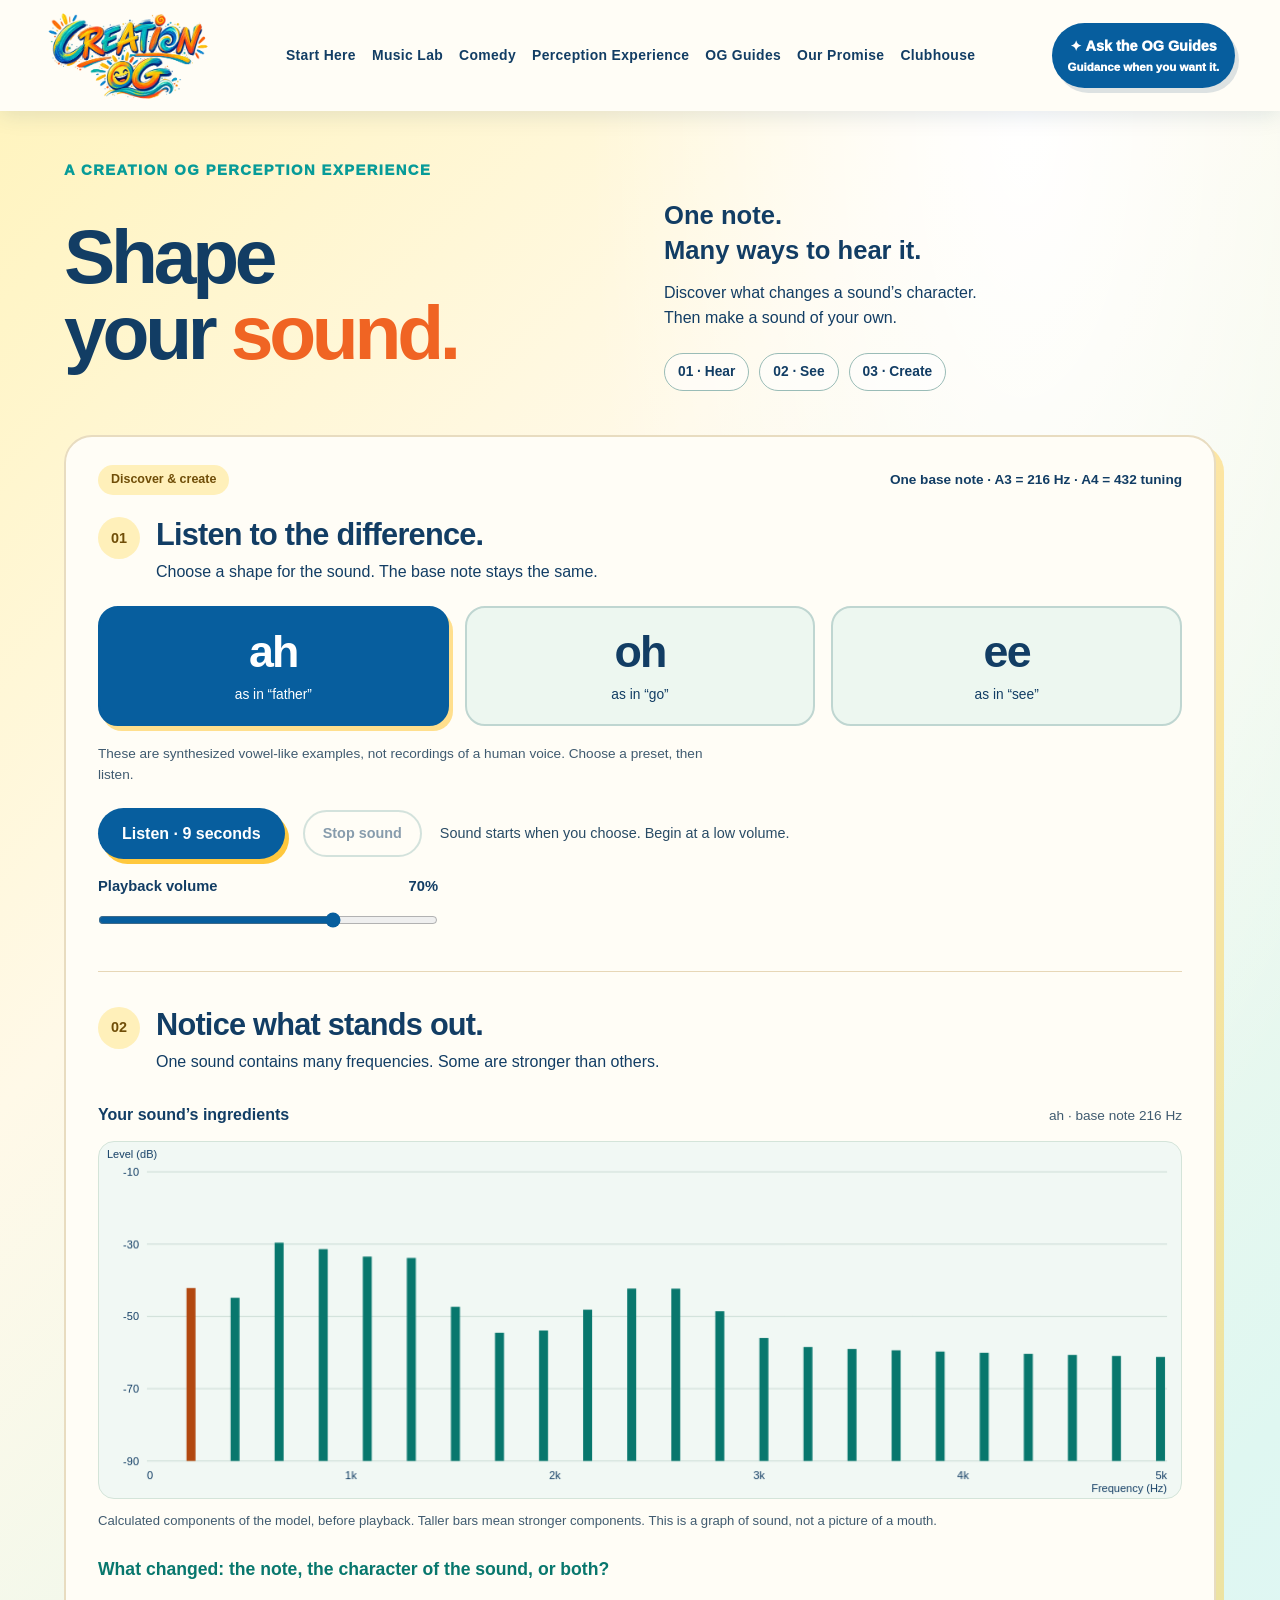
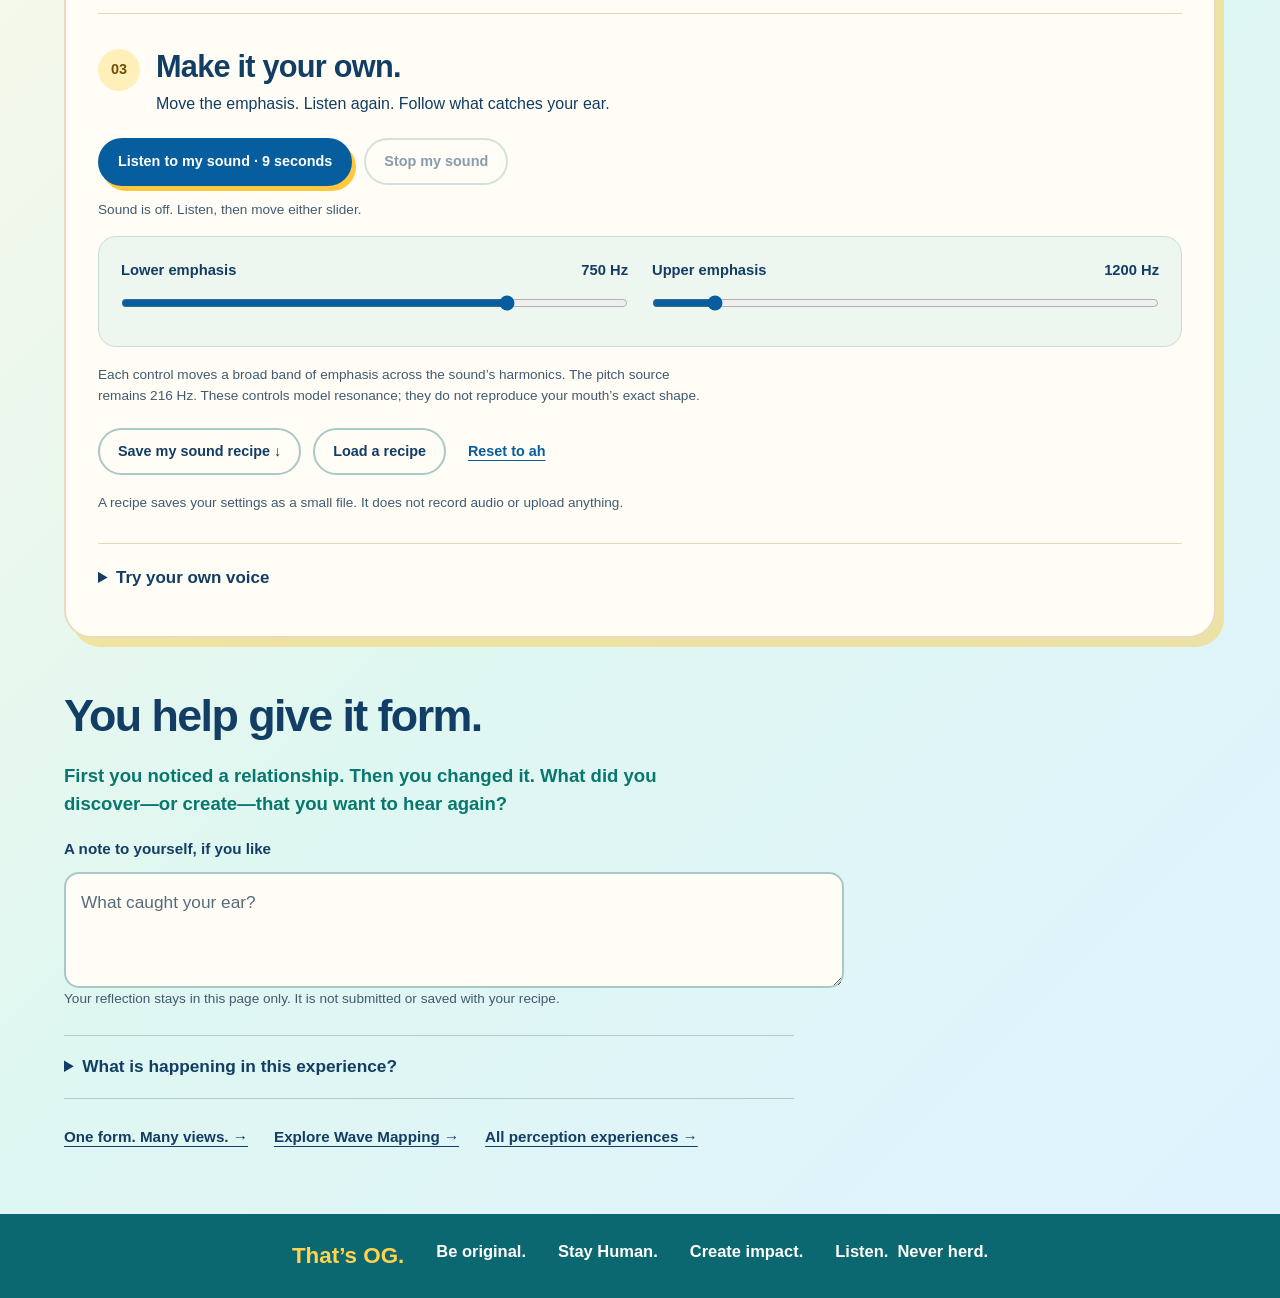
<file: shape-your-sound/index.html>
<!doctype html>
<html lang="en">
<head>
  <meta charset="utf-8">
  <meta name="viewport" content="width=device-width, initial-scale=1">
  <title>Shape Your Sound — Creation OG</title>
  <meta name="description" content="One note. Many ways to hear it. Explore how resonance shapes vowel-like sounds, see their frequencies, and make a sound recipe of your own.">
  <link rel="canonical" href="https://www.creationog.com/shape-your-sound/">
  <link rel="stylesheet" href="../assets/site.css">
  <link rel="stylesheet" href="../assets/music-lab.css?v=20260930-law">
  <link rel="stylesheet" href="../assets/comedy.css?v=20261001b">
  <link rel="stylesheet" href="../assets/wave-mapping.css?v=20261022-brand1">
  <link rel="stylesheet" href="../assets/shape-your-sound.css?v=20261027-2">
  <script src="../assets/voice-model.js?v=20261027-1" defer></script>
  <script src="../assets/shape-your-sound.js?v=20261027-2" defer></script>
</head>
<body class="wave-page sound-page" id="top">
  <a class="wave-skip" href="#sound-hear">Skip to the sound experience</a>
  <header class="site-nav"><a class="brand" href="../#top" aria-label="Creation OG home"><img src="../003_creation_og_wordmark.webp" alt="Creation OG"></a><nav aria-label="Main navigation"><a href="../#portals">Start Here</a><a href="../music-lab/">Music Lab</a><a href="../human-comedy-department/">Comedy</a><a href="../#perception">Perception Experience</a><a href="../#guides">OG Guides</a><a href="../#promise">Our Promise</a><a href="../#clubhouse">Clubhouse</a></nav><button class="guides-button" data-guides>✦ Ask the OG Guides<span>Guidance when you want it.</span></button></header>
  <main class="wave-main sound-main" id="cog-shape-sound">
    <section class="wave-intro" aria-labelledby="sound-title">
      <p class="eyebrow">A CREATION OG PERCEPTION EXPERIENCE</p>
      <h1 id="sound-title">Shape<br>your <span>sound.</span></h1>
      <div class="wave-intro-copy">
        <p class="wave-invitation">One note.<br>Many ways to hear it.</p>
        <p class="wave-intro-note">Discover what changes a sound’s character.<br>Then make a sound of your own.</p>
        <div class="sound-steps" aria-label="Experience steps"><a href="#sound-hear">01 · Hear</a><a href="#sound-see">02 · See</a><a href="#sound-create">03 · Create</a></div>
      </div>
    </section>
    <section id="sound-hear" class="wave-experience sound-experience" aria-labelledby="sound-hear-title">
      <div class="wave-heading-row"><span class="wave-badge">Discover &amp; create</span><span class="wave-tuning">One base note · A3 = 216 Hz · A4 = 432 tuning</span></div>
      <div class="sound-section-title"><span class="sound-number" aria-hidden="true">01</span><div><h2 id="sound-hear-title">Listen to the difference.</h2><p>Choose a shape for the sound. The base note stays the same.</p></div></div>
      <div class="sound-presets" role="group" aria-label="Vowel-like sound presets">
        <button type="button" data-sound-preset="ah" aria-pressed="true"><strong>ah</strong><span>as in “father”</span></button>
        <button type="button" data-sound-preset="oh" aria-pressed="false"><strong>oh</strong><span>as in “go”</span></button>
        <button type="button" data-sound-preset="ee" aria-pressed="false"><strong>ee</strong><span>as in “see”</span></button>
      </div>
      <p class="sound-model-note">These are synthesized vowel-like examples, not recordings of a human voice. Choose a preset, then listen.</p>
      <div class="sound-play-row"><button type="button" id="sound-play" class="wave-listen">Listen · 9 seconds</button><button type="button" id="sound-stop" class="sound-secondary" disabled>Stop sound</button><span id="sound-status" role="status">Sound starts when you choose. Begin at a low volume.</span></div>
      <div class="sound-volume"><label for="sound-volume">Playback volume <output id="sound-volume-value" for="sound-volume">70%</output></label><input id="sound-volume" type="range" min="0" max="1" step="0.05" value="0.7"></div>
      <section id="sound-see" class="sound-see" aria-labelledby="sound-see-title">
        <div class="sound-section-title"><span class="sound-number" aria-hidden="true">02</span><div><h2 id="sound-see-title">Notice what stands out.</h2><p>One sound contains many frequencies. Some are stronger than others.</p></div></div>
        <div class="sound-chart-heading"><strong id="sound-spectrum-title">Your sound’s ingredients</strong><span id="sound-current">ah · base note 216 Hz</span></div>
        <canvas id="sound-spectrum" width="1000" height="330" role="img" aria-label="Calculated frequency components of the selected synthesized sound." aria-describedby="sound-spectrum-note">A chart of the frequencies in the selected sound. A text explanation is below.</canvas>
        <p id="sound-spectrum-note" class="sound-chart-note">Calculated components of the model, before playback. Taller bars mean stronger components. This is a graph of sound, not a picture of a mouth.</p>
        <p class="sound-notice">What changed: the note, the character of the sound, or both?</p>
      </section>
      <section id="sound-create" class="sound-create" aria-labelledby="sound-create-title">
        <div class="sound-section-title"><span class="sound-number" aria-hidden="true">03</span><div><h2 id="sound-create-title">Make it your own.</h2><p>Move the emphasis. Listen again. Follow what catches your ear.</p></div></div>
        <div class="sound-create-play"><button type="button" id="sound-create-play" class="wave-listen" aria-describedby="sound-create-status">Listen to my sound · 9 seconds</button><button type="button" id="sound-create-stop" class="sound-secondary" aria-describedby="sound-create-status" disabled>Stop my sound</button></div>
        <p id="sound-create-status" class="sound-model-note">Sound is off. Listen, then move either slider.</p>
        <div class="sound-sliders">
          <div><label for="sound-f1">Lower emphasis <output id="sound-f1-value" for="sound-f1">750 Hz</output></label><input id="sound-f1" type="range" min="250" max="900" step="10" value="750" aria-describedby="sound-emphasis-help"></div>
          <div><label for="sound-f2">Upper emphasis <output id="sound-f2-value" for="sound-f2">1200 Hz</output></label><input id="sound-f2" type="range" min="850" max="2800" step="10" value="1200" aria-describedby="sound-emphasis-help"></div>
        </div>
        <p id="sound-emphasis-help" class="sound-model-note">Each control moves a broad band of emphasis across the sound’s harmonics. The pitch source remains 216 Hz. These controls model resonance; they do not reproduce your mouth’s exact shape.</p>
        <div class="sound-recipe-row"><button type="button" id="sound-save" class="sound-secondary">Save my sound recipe ↓</button><button type="button" id="sound-load" class="sound-secondary">Load a recipe</button><button type="button" id="sound-reset" class="sound-text-button">Reset to ah</button><input id="sound-file" type="file" accept="application/json,.json" hidden></div>
        <p id="sound-recipe-status" class="sound-model-note" role="status">A recipe saves your settings as a small file. It does not record audio or upload anything.</p>
      </section>
      <details class="sound-mic">
        <summary>Try your own voice</summary>
        <p>Gently hold a comfortable note and move from “ah” toward “ee.” Notice how the frequency pattern changes. You can also keep exploring with the examples above.</p>
        <div class="sound-play-row"><button type="button" id="sound-mic-start" class="sound-secondary">Use microphone · 30 seconds</button><button type="button" id="sound-mic-stop" class="sound-secondary" disabled>Stop microphone</button></div>
        <p class="sound-model-note">Microphone access is optional. Sound is analyzed only in this page, never recorded, played back, or uploaded. The microphone stops after 30 seconds, when you leave this page, or when you choose Stop.</p>
      </details>
      <noscript><p>This experience needs JavaScript for its sound and controls. Changing the shape of the vocal tract changes the emphasis among frequencies in speech. A vowel does not have one universal frequency.</p></noscript>
    </section>
    <section class="wave-reflection" aria-labelledby="sound-reflection-title">
      <h2 id="sound-reflection-title">You help give it form.</h2>
      <p>First you noticed a relationship. Then you changed it. What did you discover—or create—that you want to hear again?</p>
      <label class="sound-note-label" for="sound-reflection">A note to yourself, if you like</label><textarea id="sound-reflection" class="sound-reflection-input" rows="3" maxlength="3000" placeholder="What caught your ear?" autocomplete="off"></textarea>
      <p class="sound-model-note">Your reflection stays in this page only. It is not submitted or saved with your recipe.</p>
      <details class="wave-meaning"><summary>What is happening in this experience?</summary><p>In voiced speech, vibrating vocal folds provide a source. The throat, mouth, tongue, and lips help shape which frequencies reach a listener strongly. This simplified example starts with harmonics of 216 Hz and changes their relative strength.</p><p>The “ah,” “oh,” and “ee” settings are illustrative models. Actual voices vary with the person, language, accent, pitch, and delivery. There is no single universal frequency for a vowel.</p><p>While a generated sound plays, the graph shows its live audio spectrum. When stopped, it shows the calculated components of the current model. In microphone mode, it shows the incoming microphone signal. Rooms, microphones, and device processing affect that display.</p><p>The 432 Hz tuning reference sets the musical base note. Higher harmonics extend above it; they help create the sound’s character. The graph does not measure a person’s inner state or identify a spiritual quality.</p><p class="wave-reading">Explore the acoustics: <a href="https://phys.unsw.edu.au/jw/voice.html" target="_blank" rel="noopener">UNSW Acoustics Group · The science of speech and singing</a>.</p></details>
      <div class="sound-next"><a href="../one-form-many-views/">One form. Many views. →</a><a href="../wave-mapping/">Explore Wave Mapping →</a><a href="../#perception">All perception experiences →</a></div>
    </section>
  </main>
  <footer><strong>That’s OG.</strong><span>Be original.</span><span>Stay Human.</span><span>Create impact.</span><span>Listen.&nbsp;&nbsp;Never herd.</span></footer>
  <div class="guides-panel" data-guides-panel hidden><button class="guides-close" data-guides-close aria-label="Close OG Guides preview">×</button><p class="eyebrow">OG GUIDES · FIRST-LOOK PREVIEW</p><h2>What are you bringing?</h2><p>This preview shows how different Guides can illuminate different parts of the same situation. <strong>It does not make the decision for you.</strong></p><div class="guide-starts"><button data-guide-mode="idea">I have an idea</button><button data-guide-mode="decision">I’m making a decision</button><button data-guide-mode="question">I have a question</button><button data-guide-mode="stuck">Something isn’t working</button><button data-guide-mode="curious">I’m just curious</button></div><div class="guide-response" data-guide-response><p><strong>Choose what you’re bringing.</strong></p><p>We’ll shine a few different lights on it.</p></div><p class="guides-boundary"><strong>First-look preview only.</strong> These are example Guide prompts, not the full OG Guides system. Nothing entered here is submitted or stored.</p></div><div class="guides-backdrop" data-guides-backdrop hidden></div>
  <script src="../assets/first-encounter.js"></script>
  <script src="../assets/launch-readiness.js"></script>
</body>
</html>
</file>
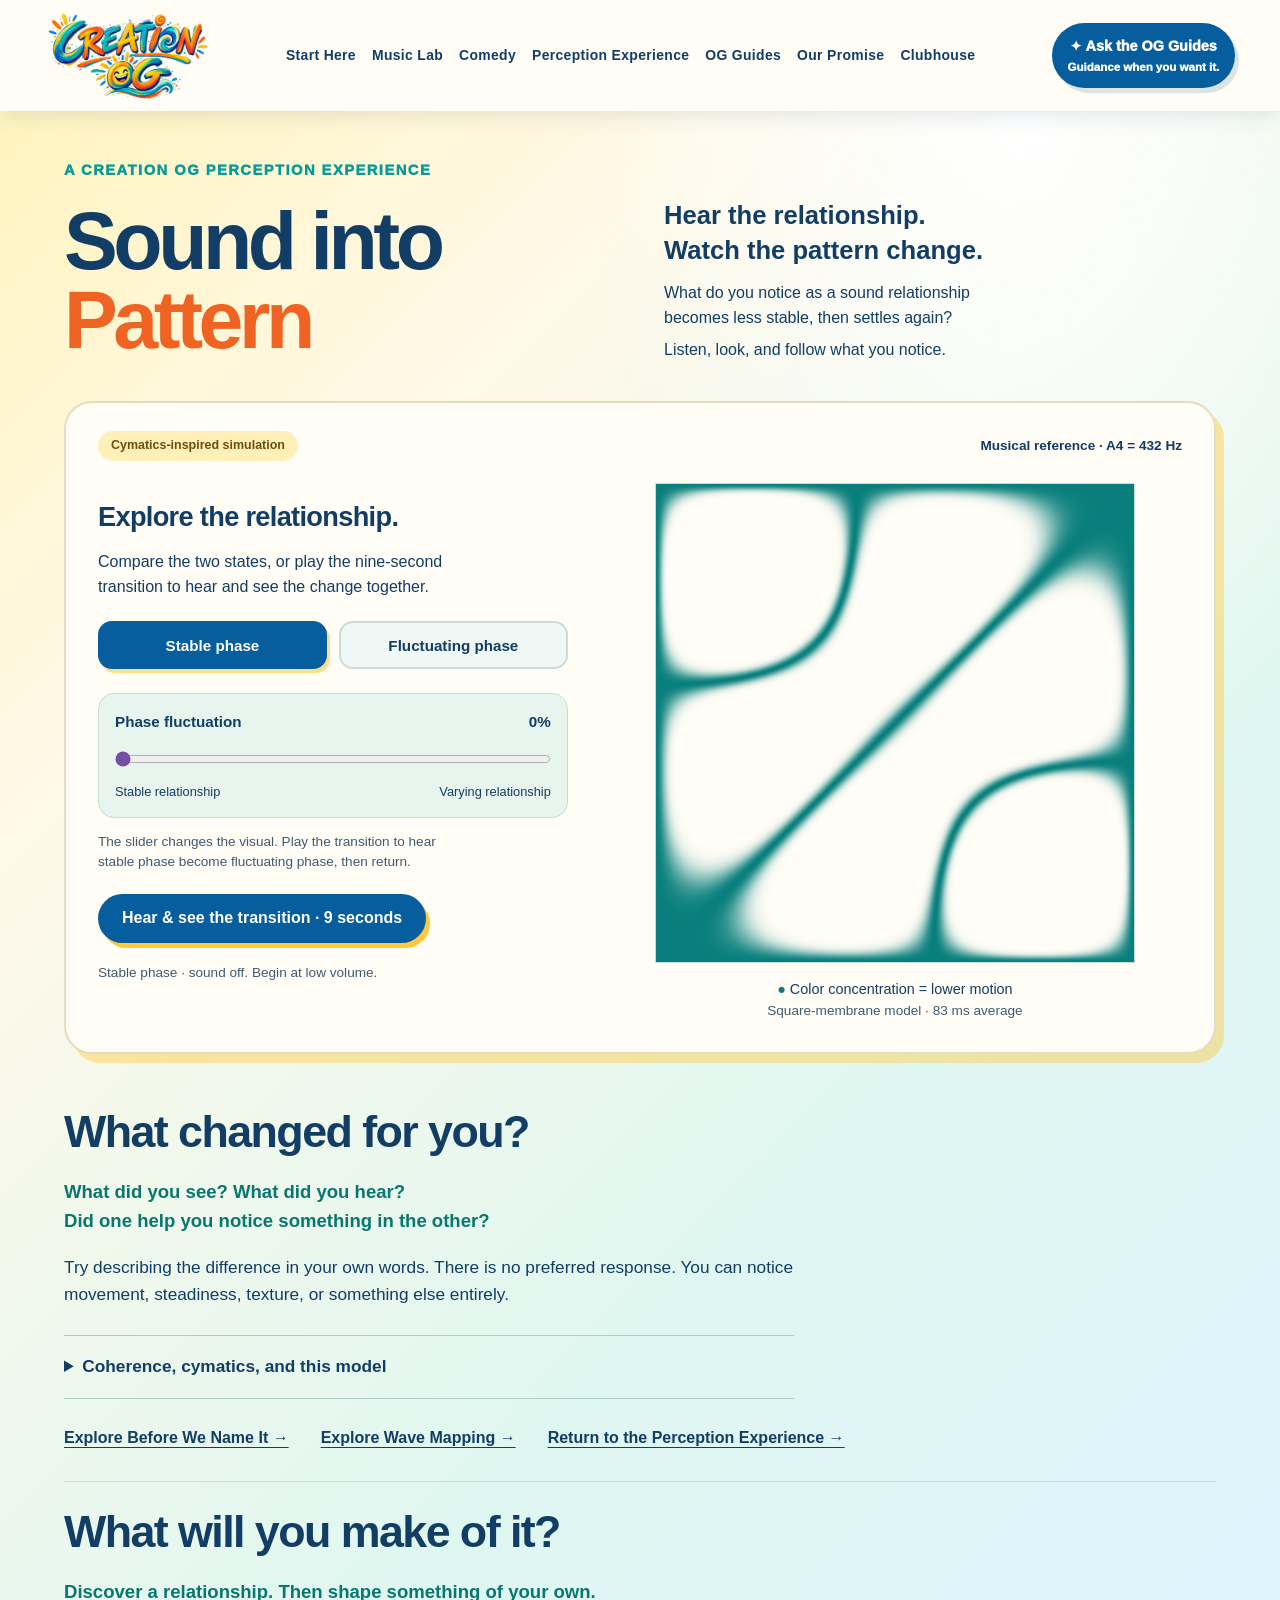
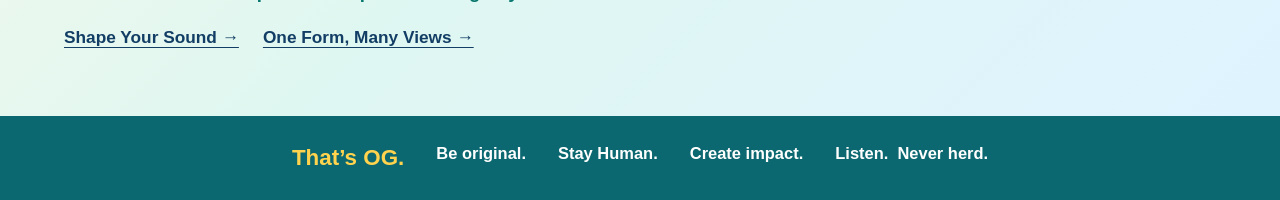
<file: sound-into-pattern/index.html>
<!doctype html>
<html lang="en"><head>
<meta charset="utf-8"><meta name="viewport" content="width=device-width, initial-scale=1">
<title>Sound into Pattern — Creation OG</title>
<meta name="description" content="Hear a changing sound relationship and watch its pattern shift. A simple cymatics-inspired perception experience from Creation OG, using an A432 membrane model.">
<link rel="canonical" href="https://www.creationog.com/sound-into-pattern/">
<link rel="stylesheet" href="../assets/site.css">
<link rel="stylesheet" href="../assets/music-lab.css?v=20260930-law">
<link rel="stylesheet" href="../assets/comedy.css?v=20261001b">
<link rel="stylesheet" href="../assets/wave-mapping.css?v=20261022-brand1">
<link rel="stylesheet" href="../assets/sound-into-pattern.css?v=20261022-1">
<script src="../assets/sound-into-pattern.js?v=20261022-1" defer></script>
  <link rel="stylesheet" href="../assets/perception-paths.css?v=20261027-1">
</head><body class="wave-page pattern-page" id="top">
<a class="wave-skip" href="#coherent-sound-patterns">Skip to the sound and pattern experience</a>
<header class="site-nav"><a class="brand" href="../#top" aria-label="Creation OG home"><img src="../003_creation_og_wordmark.webp" alt="Creation OG"></a><nav aria-label="Main navigation"><a href="../#portals">Start Here</a><a href="../music-lab/">Music Lab</a><a href="../human-comedy-department/">Comedy</a><a href="../#perception">Perception Experience</a><a href="../#guides">OG Guides</a><a href="../#promise">Our Promise</a><a href="../#clubhouse">Clubhouse</a></nav><button class="guides-button" data-guides>✦ Ask the OG Guides<span>Guidance when you want it.</span></button></header>
<main class="wave-main">
<section class="wave-intro" aria-labelledby="pattern-title">
<p class="eyebrow">A CREATION OG PERCEPTION EXPERIENCE</p>
<h1 id="pattern-title">Sound into <span>Pattern</span></h1>
<div class="wave-intro-copy"><p class="wave-invitation"><span>Hear the relationship.</span><br><span>Watch the pattern change.</span></p><p class="wave-intro-note">What do you notice as a sound relationship<br class="wave-desktop-break"> becomes less stable, then settles again?</p><p class="wave-intro-note">Listen, look, and follow what you notice.</p></div>
</section>
<section id="coherent-sound-patterns" class="wave-experience pattern-experience" aria-label="Interactive sound and pattern demonstration">
<div class="wave-heading-row"><span class="wave-badge">Cymatics-inspired simulation</span><span class="wave-tuning">Musical reference · A4 = 432 Hz</span></div>
<div class="pattern-layout"><div class="pattern-controls">
<h2>Explore the relationship.</h2>
<p>Compare the two states, or play the nine-second transition to hear and see the change together.</p>
<div class="pattern-presets" aria-label="Phase examples"><button type="button" data-level="0" aria-pressed="true">Stable phase</button><button type="button" data-level="1" aria-pressed="false">Fluctuating phase</button></div>
<div class="pattern-slider"><label for="csp-amount">Phase fluctuation <output id="csp-value" for="csp-amount">0%</output></label><input id="csp-amount" type="range" min="0" max="100" value="0" step="1" aria-describedby="pattern-slider-help"><div class="pattern-range-labels"><span>Stable relationship</span><span>Varying relationship</span></div></div>
<p id="pattern-slider-help" class="pattern-small">The slider changes the visual. Play the transition to hear stable phase become fluctuating phase, then return.</p>
<button class="wave-listen" type="button" id="csp-play" aria-describedby="csp-status">Hear &amp; see the transition · 9 seconds</button>
<p id="csp-status" role="status" class="pattern-small">Stable phase · sound off. Begin at low volume.</p>
</div><figure class="pattern-figure">
<canvas id="csp-field" width="320" height="320" role="img" aria-label="Modeled membrane motion. Colored regions indicate low motion; stable phase produces persistent cancellation lines.">A modeled square membrane. The phase controls change the regions of low motion.</canvas>
<figcaption><span class="pattern-dot" aria-hidden="true">●</span> Color concentration = lower motion<br><span class="pattern-small">Square-membrane model · 83 ms average</span></figcaption>
</figure></div>
<span id="csp-color" aria-hidden="true" hidden></span><span id="csp-base" aria-hidden="true" hidden></span>
<noscript><p>This experience needs JavaScript to generate the sound and changing pattern.</p></noscript>
</section>
<section class="wave-reflection" aria-labelledby="pattern-reflection-title">
<h2 id="pattern-reflection-title">What changed for you?</h2>
<p>What did you see? What did you hear?<br>Did one help you notice something in the other?</p>
<p>Try describing the difference in your own words. There is no preferred response. You can notice movement, steadiness, texture, or something else entirely.</p>
<details class="wave-meaning"><summary>Coherence, cymatics, and this model</summary>
<p>Here, coherence refers to a stable relative phase between two modeled vibration modes. Increasing phase fluctuation varies that relationship over time. The colored regions show lower average motion, including cancellation; a coherent pattern can contain quiet regions.</p>
<p>The sound combines the same two time signals used to calculate the picture. The 432 Hz carrier uses our A432 reference. Phase variation introduces additional frequency components.</p>
<p>This is a simplified square-membrane model, not a simulation of sand movement or a prediction for a particular metal plate or water surface. Physical cymatic patterns also depend on geometry, material, support and how the surface is driven.</p>
<p class="wave-reading">Explore the physics: <a href="https://www.acs.psu.edu/drussell/Demos/rect-membrane/rect-mem.html">Penn State’s rectangular membrane modes</a> · <a href="https://www.physics.ucsb.edu/~lecturedemonstrations/Composer/Pages/44.45.html">UCSB’s Chladni plate demonstration</a>.</p>
</details>
<div class="pattern-links"><a href="../before-we-name-it/">Explore Before We Name It →</a><a href="../wave-mapping/">Explore Wave Mapping →</a><a href="../#perception">Return to the Perception Experience →</a></div>
</section><section class="wave-reflection perception-continue" aria-label="Continue discovering and creating"><h2>What will you make of it?</h2><p>Discover a relationship. Then shape something of your own.</p><div class="perception-continue-links"><a href="../shape-your-sound/">Shape Your Sound →</a><a href="../one-form-many-views/">One Form, Many Views →</a></div></section>
</main>
<footer><strong>That’s OG.</strong><span>Be original.</span><span>Stay Human.</span><span>Create impact.</span><span>Listen.&nbsp;&nbsp;Never herd.</span></footer>
<div class="guides-panel" data-guides-panel hidden><button class="guides-close" data-guides-close aria-label="Close OG Guides preview">×</button><p class="eyebrow">OG GUIDES · FIRST-LOOK PREVIEW</p><h2>What are you bringing?</h2><p>This preview shows how different Guides can illuminate different parts of the same situation. <strong>It does not make the decision for you.</strong></p><div class="guide-starts"><button data-guide-mode="idea">I have an idea</button><button data-guide-mode="decision">I’m making a decision</button><button data-guide-mode="question">I have a question</button><button data-guide-mode="stuck">Something isn’t working</button><button data-guide-mode="curious">I’m just curious</button></div><div class="guide-response" data-guide-response><p><strong>Choose what you’re bringing.</strong></p><p>We’ll shine a few different lights on it.</p></div><p class="guides-boundary"><strong>First-look preview only.</strong> These are example Guide prompts, not the full OG Guides system. Nothing entered here is submitted or stored.</p></div><div class="guides-backdrop" data-guides-backdrop hidden></div>
<script src="../assets/first-encounter.js"></script>
<script src="../assets/launch-readiness.js"></script>
</body></html>
</file>
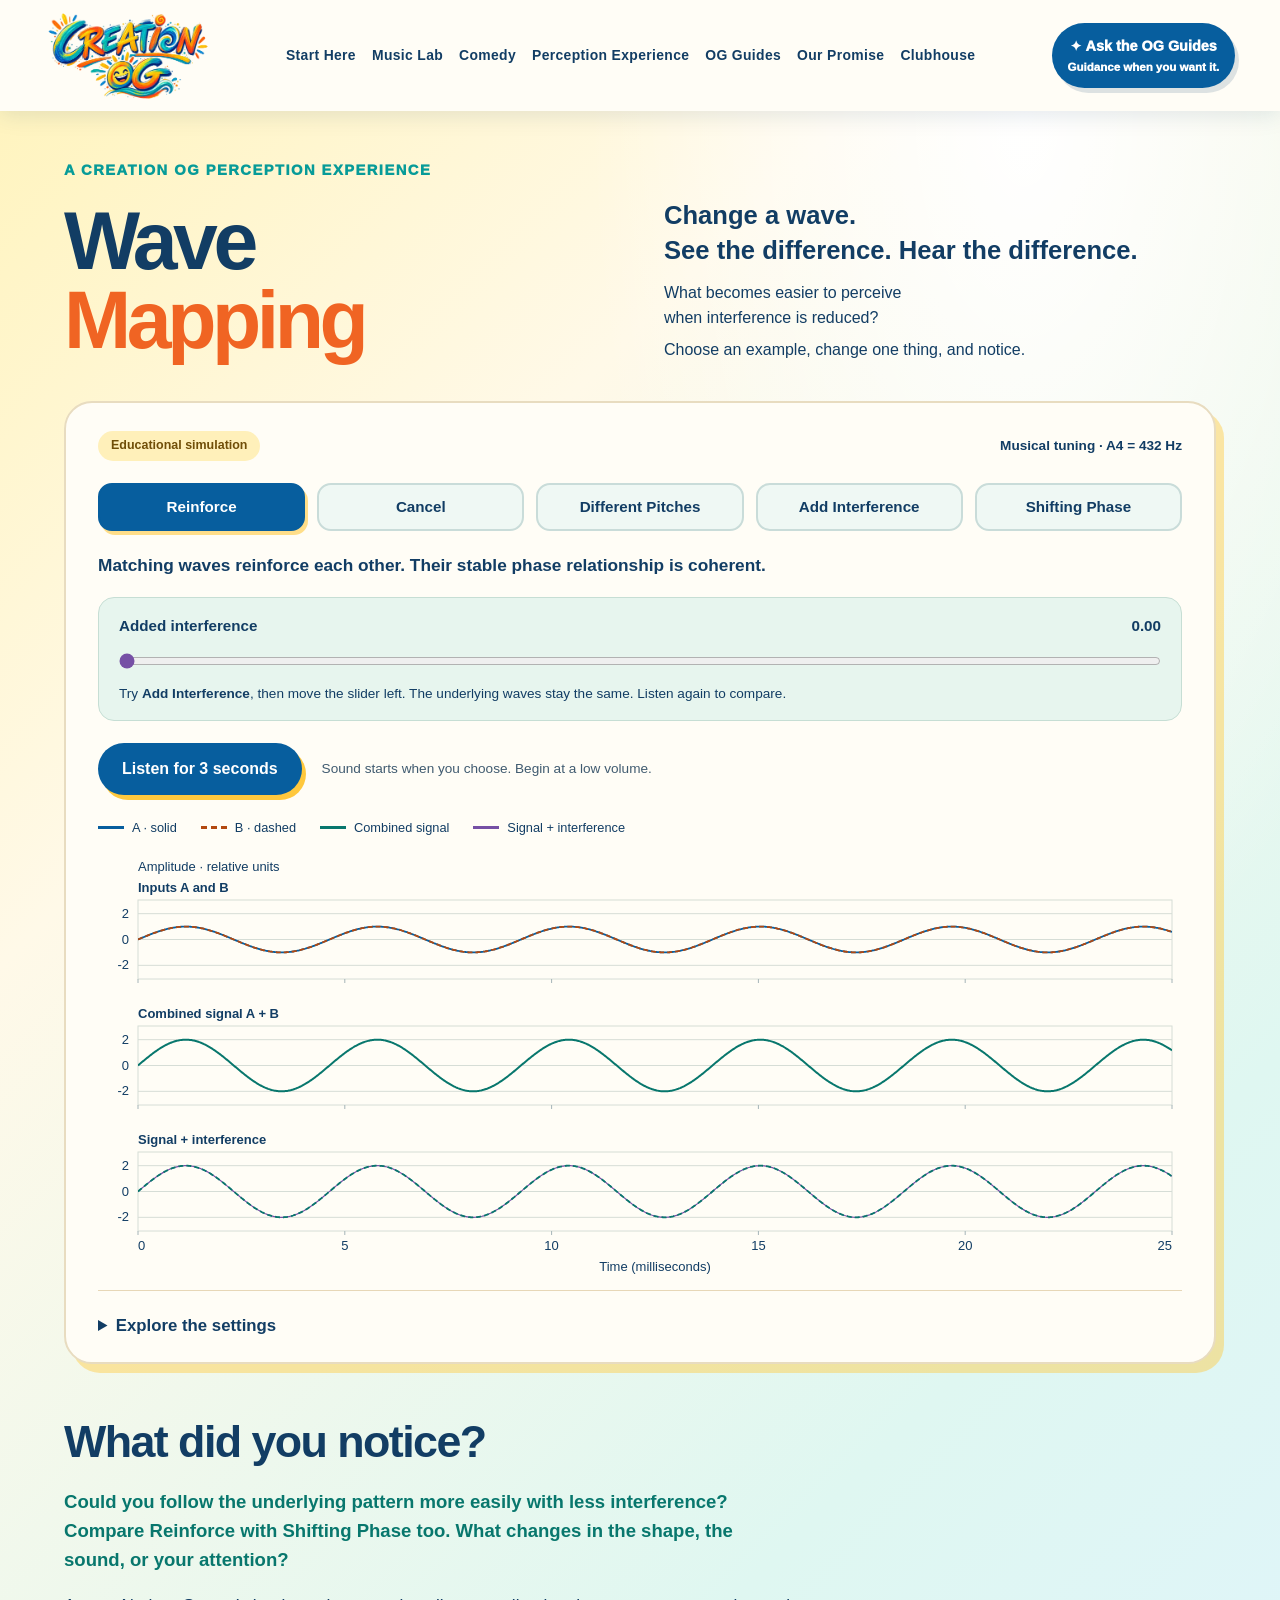
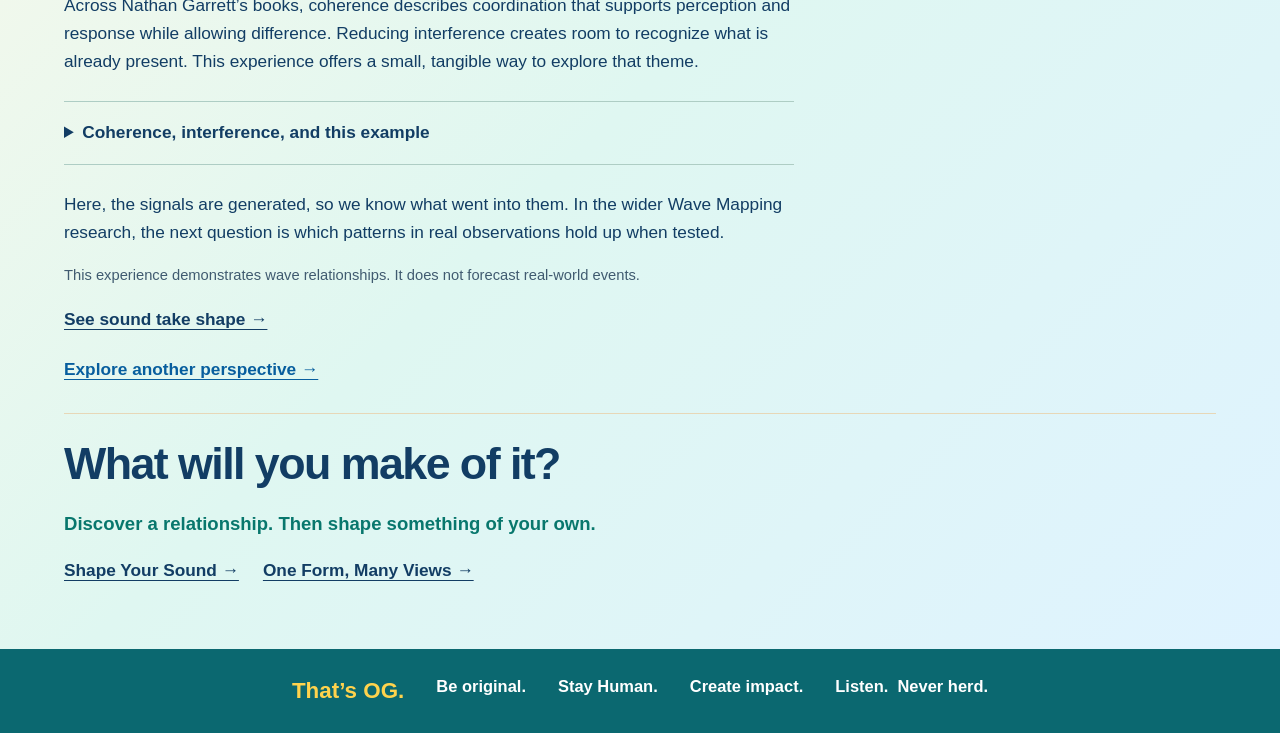
<file: wave-mapping/index.html>
<!doctype html>
<html lang="en">
<head>
  <meta charset="utf-8">
  <meta name="viewport" content="width=device-width, initial-scale=1">
  <title>Wave Mapping — Creation OG</title>
  <meta name="description" content="Change a wave. See the difference. Hear the difference. Explore an educational A432 wave experience from Creation OG.">
  <link rel="canonical" href="https://www.creationog.com/wave-mapping/">
  <link rel="stylesheet" href="../assets/site.css">
  <link rel="stylesheet" href="../assets/music-lab.css?v=20260930-law">
  <link rel="stylesheet" href="../assets/comedy.css?v=20261001b">
  <link rel="stylesheet" href="../assets/wave-mapping.css?v=20261022-brand1">
  <script src="../assets/wave-mapping.js?v=20261022-audio1" defer></script>
  <link rel="stylesheet" href="../assets/perception-paths.css?v=20261027-1">
</head>
<body class="wave-page" id="top">
  <a class="wave-skip" href="#wave-experience">Skip to the wave experience</a>
  <header class="site-nav"><a class="brand" href="../#top" aria-label="Creation OG home"><img src="../003_creation_og_wordmark.webp" alt="Creation OG"></a><nav aria-label="Main navigation"><a href="../#portals">Start Here</a><a href="../music-lab/">Music Lab</a><a href="../human-comedy-department/">Comedy</a><a href="../#perception">Perception Experience</a><a href="../#guides">OG Guides</a><a href="../#promise">Our Promise</a><a href="../#clubhouse">Clubhouse</a></nav><button class="guides-button" data-guides>✦ Ask the OG Guides<span>Guidance when you want it.</span></button></header>
  <main class="wave-main">
    <section class="wave-intro" aria-labelledby="wave-title">
      <p class="eyebrow">A CREATION OG PERCEPTION EXPERIENCE</p>
      <h1 id="wave-title">Wave <span>Mapping</span></h1>
      <div class="wave-intro-copy">
        <p class="wave-invitation"><span>Change a wave.</span><br><span>See the difference.</span> <span>Hear the difference.</span></p>
        <p class="wave-intro-note">What becomes easier to perceive<br class="wave-desktop-break"> when interference is reduced?</p>
        <p class="wave-intro-note">Choose an example, change one thing, and notice.</p>
      </div>
    </section>
    <section id="wave-experience" class="wave-experience" aria-label="Interactive wave demonstration">
      <div class="wave-heading-row"><span class="wave-badge">Educational simulation</span><span class="wave-tuning">Musical tuning · A4 = 432 Hz</span></div>
      <div class="wave-presets" aria-label="Wave examples">
        <button type="button" data-example="reinforce" aria-pressed="true">Reinforce</button>
        <button type="button" data-example="cancel" aria-pressed="false">Cancel</button>
        <button type="button" data-example="harmonic" aria-pressed="false">Different Pitches</button>
        <button type="button" data-example="interference" aria-pressed="false">Add Interference</button>
        <button type="button" data-example="shifting" aria-pressed="false">Shifting Phase</button>
      </div>
      <p id="wave-detail" class="wave-detail" aria-live="polite">Matching waves reinforce each other.</p>
      <div class="wave-interference-control">
        <label for="wave-interference">Added interference <output id="wave-interference-value" for="wave-interference">0.00</output></label>
        <input id="wave-interference" type="range" min="0" max="0.75" step="0.05" value="0" aria-describedby="wave-interference-help">
        <p id="wave-interference-help">Try <strong>Add Interference</strong>, then move the slider left. The underlying waves stay the same. Listen again to compare.</p>
      </div>
      <div class="wave-listen-row">
        <button type="button" id="wave-play" class="wave-listen" aria-describedby="wave-audio-status">Listen for 3 seconds</button>
        <span id="wave-audio-status" class="wave-audio-status" aria-live="polite">Sound starts when you choose. Begin at a low volume.</span>
      </div>
      <div class="wave-legend" aria-label="Wave legend">
        <span><i class="wave-key wave-key-a" aria-hidden="true"></i>A · solid</span>
        <span><i class="wave-key wave-key-b" aria-hidden="true"></i>B · dashed</span>
        <span><i class="wave-key wave-key-sum" aria-hidden="true"></i>Combined signal</span>
        <span><i class="wave-key wave-key-interference" aria-hidden="true"></i>Signal + interference</span>
      </div>
      <div id="wave-plot" class="wave-plot"></div>
      <noscript><p>This interactive experience needs JavaScript. Matching waves reinforce. Equal waves with opposite phase cancel. Both can be coherent. Added random interference obscures the combined signal.</p></noscript>
      <details class="wave-settings">
        <summary>Explore the settings</summary>
        <p class="wave-settings-note">Move between musical notes from 108–864 Hz. All notes use A4 = 432 Hz with twelve equal semitones per octave.</p>
        <div class="wave-control-grid">
          <section aria-labelledby="wave-a-title">
            <h2 id="wave-a-title">Wave A</h2>
            <label for="wave-f1">Pitch <output id="wave-f1-value" for="wave-f1">A3 · 216 Hz</output></label>
            <input id="wave-f1" type="range" min="0" max="36" step="1" value="12">
            <label for="wave-a1">Amplitude <output id="wave-a1-value" for="wave-a1">1.00</output></label>
            <input id="wave-a1" type="range" min="0" max="1" step="0.05" value="1">
          </section>
          <section aria-labelledby="wave-b-title">
            <h2 id="wave-b-title">Wave B</h2>
            <label for="wave-f2">Pitch <output id="wave-f2-value" for="wave-f2">A3 · 216 Hz</output></label>
            <input id="wave-f2" type="range" min="0" max="36" step="1" value="12">
            <label for="wave-a2">Amplitude <output id="wave-a2-value" for="wave-a2">1.00</output></label>
            <input id="wave-a2" type="range" min="0" max="1" step="0.05" value="1">
          </section>
        </div>
        <div class="wave-control-grid wave-extra-controls">
          <div><label for="wave-phase">B phase relative to A <output id="wave-phase-value" for="wave-phase">0°</output></label><input id="wave-phase" type="range" min="0" max="360" step="5" value="0"></div>
          <div><label for="wave-fluctuation">Phase fluctuation <output id="wave-fluctuation-value" for="wave-fluctuation">0%</output></label><input id="wave-fluctuation" type="range" min="0" max="1" step="0.1" value="0" aria-describedby="wave-phase-help"></div>
        </div>
        <p id="wave-phase-help" class="wave-settings-note">At 0%, B keeps its chosen phase offset. Increasing fluctuation varies that offset over time. The pitch controls set A432 carrier notes; fluctuating phase and random interference add other frequency components.</p>
      </details>
    </section>
    <section class="wave-reflection" aria-labelledby="wave-reflection-title">
      <h2 id="wave-reflection-title">What did you notice?</h2>
      <p>Could you follow the underlying pattern more easily with less interference? Compare <strong>Reinforce</strong> with <strong>Shifting Phase</strong> too. What changes in the shape, the sound, or your attention?</p>
      <p>Across Nathan Garrett’s books, coherence describes coordination that supports perception and response while allowing difference. Reducing interference creates room to recognize what is already present. This experience offers a small, tangible way to explore that theme.</p>
      <details class="wave-meaning">
        <summary>Coherence, interference, and this example</summary>
        <p>For these equal-pitch waves, coherence means a stable relative phase. <strong>Reinforce</strong> and <strong>Cancel</strong> both have it. <strong>Shifting Phase</strong> models reduced coherence by varying B’s phase. Different pitches can form an orderly pattern too.</p>
        <p>The interference slider adds a separate random disturbance to the combined signal. Reducing it reveals the known signal without changing the sources’ coherence. In physics, interference also includes the reinforcing and cancelling of waves; it is not always an obstacle.</p>
        <p>The books use these ideas more broadly to explore human experience. A generated wave is an analogy for that exploration, not a measurement of a person’s inner state.</p>
        <p class="wave-reading">Book connections: <cite>The Frequency of Love</cite>, chapter 12; <cite>The Physics of Forgiveness, Compassion &amp; Presence</cite>, “Why Coherence Matters”; <cite>The Master of Energy &amp; The Holy Grail</cite>, pp. 102–103. Wave definitions: <a href="https://openstax.org/books/university-physics-volume-3/pages/3-1-youngs-double-slit-interference">OpenStax</a>.</p>
      </details>
      <p>Here, the signals are generated, so we know what went into them. In the wider Wave Mapping research, the next question is which patterns in real observations hold up when tested.</p>
      <p class="wave-boundary">This experience demonstrates wave relationships. It does not forecast real-world events.</p>
      <p><a href="../sound-into-pattern/">See sound take shape →</a></p>
      <a href="../#perception">Explore another perspective →</a>
    </section>
  <section class="wave-reflection perception-continue" aria-label="Continue discovering and creating"><h2>What will you make of it?</h2><p>Discover a relationship. Then shape something of your own.</p><div class="perception-continue-links"><a href="../shape-your-sound/">Shape Your Sound →</a><a href="../one-form-many-views/">One Form, Many Views →</a></div></section>
</main>
  <footer><strong>That’s OG.</strong><span>Be original.</span><span>Stay Human.</span><span>Create impact.</span><span>Listen.&nbsp;&nbsp;Never herd.</span></footer>
  <div class="guides-panel" data-guides-panel hidden><button class="guides-close" data-guides-close aria-label="Close OG Guides preview">×</button><p class="eyebrow">OG GUIDES · FIRST-LOOK PREVIEW</p><h2>What are you bringing?</h2><p>This preview shows how different Guides can illuminate different parts of the same situation. <strong>It does not make the decision for you.</strong></p><div class="guide-starts"><button data-guide-mode="idea">I have an idea</button><button data-guide-mode="decision">I’m making a decision</button><button data-guide-mode="question">I have a question</button><button data-guide-mode="stuck">Something isn’t working</button><button data-guide-mode="curious">I’m just curious</button></div><div class="guide-response" data-guide-response><p><strong>Choose what you’re bringing.</strong></p><p>We’ll shine a few different lights on it.</p></div><p class="guides-boundary"><strong>First-look preview only.</strong> These are example Guide prompts, not the full OG Guides system. Nothing entered here is submitted or stored.</p></div><div class="guides-backdrop" data-guides-backdrop hidden></div>
  <script src="../assets/first-encounter.js"></script>
  <script src="../assets/launch-readiness.js"></script>
</body>
</html>
</file>
<file: assets/site.css>
:root{--ink:#123d64;--navy:#075e9e;--orange:#f06423;--sun:#ffc83d;--teal:#079b98;--cream:#fff8e8;--paper:#fffdf6;--purple:#7650a5;--line:#e7d7b7}*{box-sizing:border-box}html{scroll-behavior:smooth;scroll-padding-top:110px}body{margin:0;background:var(--cream);color:var(--ink);font-family:"Trebuchet MS",Arial,sans-serif;font-size:18px;line-height:1.6}img{display:block;max-width:100%;height:auto}a{color:inherit}button{font:inherit}.site-nav{position:sticky;top:0;z-index:50;min-height:92px;padding:9px 3vw;display:flex;align-items:center;gap:28px;background:rgba(255,253,246,.97);box-shadow:0 3px 22px #123d6420}.brand{width:195px}.site-nav nav{display:flex;justify-content:center;gap:28px;flex:1}.site-nav nav a{text-decoration:none;font-size:1rem;font-weight:900;white-space:nowrap}.guides-button,.primary-button{border:0;cursor:pointer;background:var(--navy);color:#fff;border-radius:999px;padding:14px 22px;font-weight:1000;box-shadow:4px 5px 0 #123d6424}.guides-button span{display:block;font-size:.72rem}.eyebrow{font-size:.96rem;letter-spacing:.12em;font-weight:1000;color:#d94d16;margin:0 0 12px}.welcome-threshold{min-height:calc(100vh - 92px);display:grid;grid-template-columns:1.08fr .92fr;align-items:center;gap:42px;padding:48px 5vw;background:radial-gradient(circle at 75% 22%,#fff 0 9%,transparent 31%),linear-gradient(135deg,#fff4bf,#fff9e8 44%,#dff7f1 74%,#dff3ff);overflow:hidden}.welcome-copy{max-width:900px}.welcome-overline{font-size:1.55rem;font-weight:1000;color:var(--teal);letter-spacing:.08em;margin:0 0 7px}.welcome-copy h1{font-size:clamp(5.2rem,8vw,8.7rem);line-height:.79;letter-spacing:-.06em;margin:.04em 0 .22em}.welcome-copy h1 em{font-style:normal;color:var(--orange)}.welcome-body{font-size:1.34rem;max-width:55ch;margin:0 0 16px}.welcome-what{font-size:1.13rem;line-height:1.45;max-width:760px;background:rgba(255,255,255,.84);padding:19px 22px;border-left:7px solid var(--sun);border-radius:0 18px 18px 0;box-shadow:0 8px 24px #123d6412}.welcome-what p{margin:0 0 8px}.welcome-what p:last-child{margin-bottom:0}.welcome-what strong:first-child{color:var(--teal);font-size:1.12em}.welcome-pledge{display:grid;grid-template-columns:repeat(5,minmax(0,1fr));gap:10px;margin:23px 0}.welcome-pledge span{display:flex;min-height:105px;flex-direction:column;justify-content:center;background:#fff;padding:13px 12px;border-radius:18px;border:1px solid #e8d8b6;box-shadow:0 7px 18px #123d6413;text-align:center}.welcome-pledge b{display:block;color:var(--teal);font-size:1.02rem;line-height:1.15;margin-bottom:6px}.welcome-pledge small{display:block;font-size:.78rem;line-height:1.3;color:#405b70}.welcome-actions{display:flex;gap:12px;flex-wrap:wrap}.welcome-enter,.welcome-guides{border:0;text-decoration:none;color:#fff;padding:14px 22px;border-radius:999px;font-weight:1000;cursor:pointer}.welcome-enter{background:var(--teal);box-shadow:5px 6px 0 var(--sun)}.welcome-guides{background:var(--navy)}.welcome-art{position:relative;min-height:590px;display:grid;place-items:center}.welcome-world{position:relative;width:min(520px,90%);aspect-ratio:1/1;display:grid;place-items:center}.welcome-world:before{content:"";position:absolute;inset:10%;border-radius:50%;background:radial-gradient(circle,#fff7b8 0 24%,#dff7f1 25% 47%,transparent 48%);box-shadow:0 0 70px #ffc83d55}.welcome-world img{position:relative;z-index:2;width:100%;filter:drop-shadow(0 16px 14px #123d641c)}.welcome-orbit{position:absolute;z-index:3;background:#fffdf6;border:2px solid #fff;padding:7px 11px;border-radius:999px;font-size:.75rem;font-weight:1000;letter-spacing:.08em;box-shadow:0 6px 14px #123d6420}.orbit-one{top:10%;left:3%;color:var(--purple);transform:rotate(-7deg)}.orbit-two{top:20%;right:-1%;color:var(--orange);transform:rotate(5deg)}.orbit-three{bottom:17%;left:-2%;color:var(--teal);transform:rotate(5deg)}.orbit-four{bottom:7%;right:6%;color:var(--navy);transform:rotate(-5deg)}.welcome-sign,.og-stamp{position:absolute;background:#fffdf6;padding:15px 18px;box-shadow:6px 7px 0 var(--sun);font-weight:900}.welcome-sign{right:2%;bottom:3%;transform:rotate(2deg)}.welcome-sign b,.og-stamp b{color:var(--orange)}.og-stamp{left:2%;top:4%;transform:rotate(-3deg)}.og-stamp b{display:block;font-size:1.3rem}.og-stamp span{font-size:.82rem}.section-intro{max-width:1000px;margin:0 auto 34px;text-align:center}.section-intro h2,.lab-copy h2,.guides-copy h2,.promise-copy h2{font-size:clamp(2.6rem,4.2vw,4.45rem);line-height:1;letter-spacing:-.04em;margin:.08em 0 .28em}.section-intro>p:not(.eyebrow){font-size:1.16rem;line-height:1.5;max-width:72ch;margin-left:auto;margin-right:auto}.portals-section{padding:82px 2.5vw 66px;background:linear-gradient(#f2eadb,#fff9ea 58%,#eaf5e5)}.portals-section .section-intro .eyebrow{font-size:1.12rem;color:#b93b10;letter-spacing:.13em;margin-bottom:10px;font-weight:1000}.portal-gallery{max-width:1610px;margin:auto;display:grid;grid-template-columns:repeat(5,minmax(0,1fr));gap:24px;align-items:start}.portal-card{border:0;background:transparent;padding:0;cursor:pointer;color:var(--ink);text-align:center;min-width:0}.portal-image{display:grid;place-items:end center;height:455px;padding:0 2px 14px;overflow:visible;transition:transform .22s ease,filter .22s ease}.portal-image img{width:100%;height:100%;object-fit:contain;object-position:center bottom;filter:drop-shadow(0 15px 12px rgba(18,61,100,.18));transform-origin:center bottom}.portal-card:nth-child(4) .portal-image img{transform:scale(.93)}.portal-card:nth-child(5) .portal-image img{transform:scale(.92)}.portal-card:hover .portal-image,.portal-card:focus-visible .portal-image{transform:translateY(-8px) scale(1.018);filter:brightness(1.04)}.portal-card:focus-visible{outline:3px solid var(--teal);outline-offset:8px;border-radius:18px}.portal-caption{display:flex;flex-direction:column;align-items:center;min-height:190px;padding:20px 8px 10px;border-top:2px solid rgba(18,61,100,.12)}.portal-caption b{font-size:1.16rem;line-height:1.18;max-width:22ch;letter-spacing:.005em;font-weight:1000}.portal-decision .portal-caption b{max-width:none;white-space:nowrap;font-size:1.08rem}.portal-caption small{font-size:.98rem;line-height:1.43;max-width:27ch;margin:10px auto 12px;color:#294b65}.portal-caption em{display:inline-flex;align-items:center;justify-content:center;min-height:32px;padding:4px 11px;border-radius:999px;background:rgba(240,100,35,.08);font-style:normal;font-size:.86rem;font-weight:1000;color:#d94d16;letter-spacing:.08em}.portal-law{display:flex;justify-content:center;align-items:center;gap:clamp(20px,3vw,50px);flex-wrap:wrap;margin:32px auto 0;font-size:1.2rem;line-height:1.35}.portal-law span{white-space:nowrap}.portal-law span:not(:last-child):after{content:"•";margin-left:clamp(20px,3vw,50px);color:var(--orange)}.portal-law b{color:var(--teal)}.number-lab-feature{padding:100px 6vw;display:grid;grid-template-columns:.92fr 1.08fr;gap:65px;align-items:center;background:linear-gradient(135deg,#dff6f3,#fff5ce)}.lab-art img{max-height:610px;margin:auto;filter:drop-shadow(0 18px 14px #123d6420)}.lab-copy>p{font-size:1.08rem}.lab-question{font-size:1.55rem!important;font-weight:1000;color:var(--purple);margin:.1em 0 .7em}.lab-lead,.lab-lead-second{font-size:1.25rem!important;font-weight:900;color:var(--teal);margin:.45em 0}.lab-lead-second{margin-top:1.15em}.lab-reassurance{margin:25px 0 20px;padding:19px 22px;background:rgba(255,255,255,.74);border-left:6px solid var(--sun);border-radius:0 16px 16px 0}.lab-reassurance p{font-size:1.08rem;margin:0 0 13px}.lab-reassurance p:last-child{margin-bottom:0}.lab-principles{display:flex;flex-wrap:wrap;gap:10px;margin:24px 0}.lab-principles span{background:#fff;padding:12px 16px;border-radius:999px;font-size:1rem;font-weight:900;box-shadow:0 5px 12px #123d6410}.lab-enter{display:inline-block;background:var(--purple);color:#fff;text-decoration:none;padding:15px 23px;border-radius:999px;font-weight:1000;box-shadow:5px 6px 0 var(--sun)}.guides-section{padding:90px 6vw;display:grid;grid-template-columns:.62fr 1.38fr;gap:65px;align-items:center;background:#fff}.guides-art{position:relative;display:grid;place-items:center}.guides-art img{max-height:390px;margin:70px auto 0}.og-guides-mark{position:absolute;top:0;left:50%;transform:translateX(-50%) rotate(-3deg);z-index:3;display:flex;align-items:center;gap:7px;background:#fff8d5;border:3px solid var(--sun);border-radius:26px;padding:8px 14px 8px 10px;box-shadow:6px 7px 0 #dcefe9;white-space:nowrap}.og-sun{display:grid;place-items:center;width:58px;height:58px;border-radius:50%;background:var(--sun);font-size:2.05rem;box-shadow:0 0 0 7px #ffdd62,0 0 0 11px #fff}.og-letters{font-size:2rem;font-weight:1000;color:var(--orange);letter-spacing:-.08em}.og-guides-word{font-size:1.2rem;font-weight:1000;color:var(--navy);letter-spacing:.08em}.guides-copy>p:not(.eyebrow){font-size:1.12rem;max-width:65ch}.guide-list{display:grid;grid-template-columns:1fr 1fr;gap:10px;margin:24px 0}.guide-list span{background:#eef8f5;padding:14px 16px;border-radius:14px}.guide-list b{color:var(--teal)}.guides-rule{font-size:1.2rem}.guides-rule strong{color:var(--orange)}.promise-section{padding:90px 5vw 65px;background:linear-gradient(#fff8e8,#fff)}.promise-copy{text-align:center;max-width:900px;margin:0 auto 38px}.promise-copy>p:not(.eyebrow){font-size:1.1rem}.promise-grid{max-width:1200px;margin:auto;display:grid;grid-template-columns:repeat(4,1fr);gap:15px}.promise-grid article{background:#fff;border:1px solid var(--line);padding:22px;border-radius:20px}.promise-grid b{color:var(--teal);font-size:1.08rem}.promise-grid p{font-size:.94rem}.promise-bottom{max-width:900px;margin:36px auto 0;display:flex;align-items:center;justify-content:center;gap:28px}.promise-bottom img{width:330px}.promise-bottom b{display:block;color:var(--orange);font-size:1.15rem}.promise-bottom span{font-size:.92rem}footer{background:#0b6870;color:#fff;padding:24px 5vw;display:flex;justify-content:center;gap:20px 32px;flex-wrap:wrap;font-weight:900}footer strong{color:#ffd34d;font-size:1.4rem}.guides-panel{position:fixed;z-index:101;right:26px;top:110px;width:min(580px,calc(100% - 52px));max-height:calc(100vh - 135px);overflow:auto;background:var(--paper);border-radius:30px;padding:38px;box-shadow:0 28px 90px #123d6450}.guides-panel h2{font-size:2.5rem;line-height:1}.guides-close{position:absolute;right:18px;top:12px;border:0;background:none;font-size:2.2rem;cursor:pointer}.guide-starts{display:grid;grid-template-columns:1fr 1fr;gap:9px}.guide-starts button{border:2px solid #d8e4e3;background:#eef8f5;border-radius:14px;padding:13px;font-weight:900;cursor:pointer;color:var(--ink)}.guide-starts button.active{border-color:var(--teal);background:#d8f0e8}.guide-response{background:#fff3cf;padding:20px;border-radius:16px;margin-top:15px}.guides-boundary{font-size:.82rem}.guides-backdrop{position:fixed;z-index:100;inset:0;background:#0a2a4250}[hidden]{display:none!important}@media(max-width:1250px){.welcome-threshold{grid-template-columns:1fr}.welcome-art{min-height:500px}.welcome-pledge{grid-template-columns:repeat(3,1fr)}.portal-gallery{grid-template-columns:repeat(3,minmax(0,1fr));max-width:1020px}.portal-image{height:500px}.portal-card:nth-child(4) .portal-image img,.portal-card:nth-child(5) .portal-image img{transform:scale(.96)}.portal-decision .portal-caption b{white-space:normal}.site-nav nav{gap:18px}}@media(max-width:900px){.site-nav nav{display:none}.guides-button{margin-left:auto}.number-lab-feature,.guides-section{grid-template-columns:1fr}.welcome-pledge{grid-template-columns:repeat(2,1fr)}.portal-gallery{grid-template-columns:repeat(2,minmax(0,1fr));max-width:720px}.portal-image{height:520px}.portal-card:nth-child(4) .portal-image img,.portal-card:nth-child(5) .portal-image img{transform:scale(.98)}.promise-grid{grid-template-columns:1fr 1fr}.desktop-break{display:none}}@media(max-width:620px){body{font-size:17px}.site-nav{position:relative}.brand{width:145px}.guides-button span{display:none}.welcome-threshold{padding:42px 20px;display:block}.welcome-copy h1{font-size:clamp(4.4rem,20vw,6.4rem)}.welcome-overline{font-size:1.2rem}.welcome-body{font-size:1.12rem}.welcome-pledge{grid-template-columns:1fr}.welcome-art{min-height:430px;margin-top:28px}.welcome-world{width:min(400px,94%)}.welcome-orbit{font-size:.68rem}.portals-section,.number-lab-feature,.guides-section,.promise-section{padding:68px 18px}.portal-gallery{grid-template-columns:1fr;max-width:410px}.portal-image{height:auto;max-height:590px}.portal-image img{height:auto;max-height:590px}.portal-card:nth-child(4) .portal-image img,.portal-card:nth-child(5) .portal-image img{transform:none}.portal-caption{min-height:auto;padding-bottom:30px}.portal-caption b{font-size:1.22rem}.portal-caption small{font-size:1.02rem}.portal-law{display:grid;gap:12px;font-size:1.08rem}.portal-law span:not(:last-child):after{content:"";margin:0}.guide-list,.promise-grid{grid-template-columns:1fr}.promise-bottom{display:block;text-align:center}.promise-bottom img{margin:auto}.guides-panel{right:12px;top:85px;width:calc(100% - 24px);padding:30px 20px}.guide-starts{grid-template-columns:1fr}.og-guides-mark{position:relative;top:auto;left:auto;transform:rotate(-3deg);margin-bottom:8px}.guides-art img{margin-top:12px}.desktop-break{display:none}}
</file>
<file: assets/music-lab.css>
/* Music Lab extends the existing Creation OG palette and open-door design. */
.music-home{display:grid;grid-template-columns:.8fr 1.2fr;align-items:center;gap:6vw;padding:85px 8vw;background:#fff6df}.music-home-art{max-width:480px;transform:rotate(-2deg)}.music-home-art img{border-radius:16px;box-shadow:12px 14px 0 #ffc83d}.music-home h2{font-size:clamp(2.5rem,4.4vw,4.7rem);line-height:1.05;letter-spacing:-.04em;margin:10px 0 24px}.music-home-copy>p:not(.eyebrow):not(.music-small){max-width:56ch;font-size:1.15rem}.music-button{display:inline-flex;align-items:center;justify-content:center;min-height:52px;border-radius:999px;background:#075e9e;color:white;padding:15px 24px;text-decoration:none;font-size:.93rem;font-weight:900;letter-spacing:.035em;box-shadow:5px 6px 0 #ffc83d;line-height:1.4;text-align:center}.music-button:hover{background:#123d64}.music-text-link{font-weight:900;text-underline-offset:5px}.music-small{font-size:.9rem;line-height:1.65;color:#405b70;max-width:76ch;margin-top:24px}.music-skip{position:fixed;top:12px;left:12px;z-index:100;padding:14px 22px;background:white;transform:translateY(-180%)}.music-skip:focus{transform:translateY(0)}.music-page .site-nav nav{justify-content:flex-end}.music-hero{display:grid;grid-template-columns:1.15fr .85fr;align-items:center;gap:6vw;padding:70px 7vw 85px;background:linear-gradient(125deg,#fff4bf,#fff9e8 56%,#e4f4ee)}.music-hero h1{font-size:clamp(3.1rem,5.25vw,5.7rem);line-height:1.06;letter-spacing:-.055em;margin:20px 0 28px}.music-hero h1 em{font-style:normal;color:#bf4618}.music-hero-copy>p:not(.eyebrow){max-width:53ch}.music-lead{font-size:1.35rem;line-height:1.55}.music-actions{display:flex;align-items:center;flex-wrap:wrap;gap:22px;margin:30px 0}.music-cover{margin:0;transform:rotate(2deg)}.music-cover img{border-radius:12px;box-shadow:14px 15px 0 #ffc83d}.music-cover figcaption{font-size:.94rem;text-align:center;margin:28px 0 0}.music-section{padding:85px max(7vw,calc((100vw - 1200px)/2))}.music-section h2,.music-closing h2{font-size:clamp(2.5rem,4.1vw,4.1rem);line-height:1.08;letter-spacing:-.04em;margin:12px 0 22px}.music-section h3{font-size:1.5rem;line-height:1.2;margin:12px 0 18px}.music-section-heading{max-width:850px;margin-bottom:28px}.music-listen{background:#fffdf6}.music-listen-layout{display:grid;grid-template-columns:1.45fr .8fr;gap:70px}.music-listen-layout p:first-child{margin-top:0}.music-companion{padding:32px;background:#eaf3ef;border-radius:18px;align-self:start}.music-companion a{font-weight:900;text-underline-offset:4px}.music-companion hr{border:0;border-top:1px solid #b5c8c0;margin:27px 0}.music-artful{background:#e6f3f0}.music-two-column{display:grid;grid-template-columns:1fr 1fr;gap:55px}.music-two-column p:first-child{margin-top:0}.music-credit-example{font-size:clamp(1.4rem,2.5vw,2.15rem);line-height:1.5;padding-top:25px;border-top:1px solid #a9c9c0;margin-top:32px}.music-credit-example span{display:block;font-size:.83rem;font-weight:900;letter-spacing:.12em;margin-bottom:16px;color:#3e6261}.music-collaborate{background:#fff4da}.music-collaborate>p{max-width:78ch}.music-three-steps{display:grid;grid-template-columns:repeat(3,1fr);gap:38px;margin:40px 0}.music-three-steps article{border-top:2px solid #dfcaa1;padding-top:22px}.music-three-steps article>span{font-size:1.4rem;color:#b33f13;font-weight:900}.music-three-steps p{font-size:1.04rem}.music-growthlight{background:#fffdf6}.music-growthlight>p{max-width:86ch}.music-offerings{display:grid;grid-template-columns:repeat(3,1fr);gap:35px;margin:40px 0}.music-offerings article{padding:24px 0;border-top:3px solid #079b98}.music-offerings p{font-size:1.02rem}.music-offerings .eyebrow{font-size:.84rem;color:#096c6a}.music-membership{border-top:1px solid #d5dccc;padding:18px 0 12px;max-width:90ch}.music-closing{padding:70px 7vw 80px;text-align:center;background:#e6f3f0}.music-closing .music-button{margin-top:16px}.music-page .eyebrow,.music-home .eyebrow{color:#b83f16}.music-page a:focus-visible,.music-home a:focus-visible{outline:4px solid #123d64;outline-offset:5px}.music-page section[id]{scroll-margin-top:110px}.site-nav nav{gap:20px}
@media(max-width:1250px){.music-hero{padding:55px 5vw 65px;gap:5vw}.music-section{padding:65px 6vw}.music-home{padding:65px 6vw}.music-hero h1{font-size:clamp(3rem,5.1vw,4.2rem)}.site-nav nav{gap:14px}.site-nav nav a{font-size:.9rem}}
@media(max-width:900px){.music-hero{grid-template-columns:1fr;padding:45px 7vw 60px}.music-cover{max-width:520px;width:90%;margin:15px auto}.music-hero-copy>p:not(.eyebrow){max-width:65ch}.music-home{gap:35px}.music-home h2{font-size:2.8rem}.music-listen-layout{gap:35px;grid-template-columns:1.2fr 1fr}.music-two-column{gap:30px}.music-offerings,.music-three-steps{gap:24px}.music-section h3{font-size:1.3rem}}
@media(max-width:680px){.music-home{grid-template-columns:1fr;padding:55px 24px;gap:40px}.music-home-art{width:88%;margin:auto}.music-home-copy h2{font-size:2.7rem}.music-hero{padding:35px 24px 50px}.music-hero h1{font-size:clamp(2.55rem,9.5vw,3.8rem)}.music-lead{font-size:1.2rem}.music-section{padding:55px 24px}.music-section h2{font-size:2.55rem}.music-listen-layout,.music-two-column,.music-offerings,.music-three-steps{grid-template-columns:1fr;gap:18px}.music-listen-layout{gap:30px}.music-actions{align-items:flex-start;flex-direction:column}.music-offerings{margin:25px 0}.music-offerings article{padding:20px 0 0}.music-three-steps{margin:28px 0 35px}.music-three-steps p{margin-bottom:4px}.music-button{max-width:100%;font-size:.86rem}.music-closing{padding:55px 24px}.music-page .site-nav .brand{width:165px}.music-cover figcaption{font-size:.84rem}.music-home .music-small{font-size:.86rem}}

/* Lead with AI & I AM, followed by Carry the Sun Home. */
.music-home{grid-template-columns:1.2fr 1fr}.music-home-pair{display:grid;grid-template-columns:1fr 1fr;gap:26px;max-width:700px;transform:none}.music-home-pair figure{margin:0;min-width:0}.music-home-pair a{text-decoration:none}.music-home-pair img{box-shadow:7px 8px 0 #ffc83d}.music-home-pair figcaption{font-weight:900;font-size:1rem;line-height:1.4;margin-top:22px}.music-home-pair figcaption span{display:block;font-size:.9rem;color:#075e9e;margin-top:8px}.music-track-feature{display:grid;grid-template-columns:.85fr 1.25fr;align-items:center;gap:5vw;border-top:1px solid #e7d7b7}.music-track-art img{border-radius:14px;box-shadow:9px 10px 0 #ffc83d}.music-cover a{display:block;border-radius:12px}
@media(max-width:1000px){.music-home{grid-template-columns:1fr}.music-home-pair{width:100%;margin:0 auto}.music-home-copy{max-width:750px}.music-track-feature{gap:35px;grid-template-columns:.8fr 1.2fr}}
@media(max-width:680px){.music-home-pair{grid-template-columns:1fr;gap:38px;width:88%;max-width:390px}.music-home-pair figcaption{margin-top:20px}.music-track-feature{grid-template-columns:1fr;gap:38px}.music-track-art{width:90%;max-width:390px;margin:0 auto}}

/* Three featured releases, in the creator's chosen order. */
.music-home{grid-template-columns:1.65fr 1fr}.music-home-pair{grid-template-columns:repeat(3,minmax(0,1fr));max-width:950px;gap:22px}.music-law-feature{background:#fff4da}
@media(max-width:1000px){.music-home{grid-template-columns:1fr}}
@media(max-width:680px){.music-home-pair{grid-template-columns:1fr;max-width:390px;gap:38px}}
</file>
<file: assets/comedy.css>
.comedy-home,.comedy-hero{background:radial-gradient(ellipse at 80% 30%,#6c281d 0,transparent 60%),#28120f;color:#fff3d5;display:grid;grid-template-columns:1.1fr 1fr;gap:6vw;align-items:center;padding:72px 7vw;position:relative}
.comedy-home{border-top:7px solid #d0a354;border-bottom:7px solid #d0a354}
.comedy-home h2,.comedy-hero h1{font-family:Georgia,"Times New Roman",serif;line-height:1.04;letter-spacing:-.035em;font-size:clamp(2.7rem,4.6vw,5.2rem);margin:12px 0 24px;color:#ffe4a5}
.comedy-home p,.comedy-hero p{max-width:55ch}
.comedy-home .eyebrow,.comedy-hero .eyebrow{color:#f4c875}
.comedy-home-art{display:block;max-width:520px;width:100%;margin:auto;transform:rotate(2deg);box-shadow:0 18px 55px #0006;border:1px solid #bd955e}
.comedy-home-art img{width:100%}
.comedy-actions{display:flex;flex-wrap:wrap;gap:18px;align-items:center;margin:26px 0}
.comedy-button{display:inline-block;background:#f3c970;color:#301712;text-decoration:none;padding:14px 22px;border-radius:6px;border:2px solid #f3c970;font-weight:900;font-size:.94rem;line-height:1.45;box-shadow:4px 5px 0 #0003}
.comedy-button:hover{background:#ffe1a1;border-color:#ffe1a1;transform:translateY(-2px)}
.comedy-link{font-weight:900;text-underline-offset:5px}
.comedy-home-links{display:flex;flex-wrap:wrap;gap:10px 20px;font-size:.93rem;margin-top:25px}
.comedy-small{font-size:.87rem;line-height:1.6;opacity:.85}
.comedy-page{background:#fff8e9;color:#37231b}
.comedy-page .site-nav{color:#123d64}
.comedy-page .brand{flex-shrink:0}
.comedy-page :focus-visible,.comedy-home :focus-visible{outline:3px solid #dc813a;outline-offset:5px}
.comedy-skip{position:fixed;top:-100px;left:20px;z-index:110;background:#fff3d5;color:#28120f;padding:12px 20px}
.comedy-skip:focus{top:12px}
.comedy-hero{padding:65px 7vw;min-height:650px}
.comedy-hero-art{margin:0;max-width:570px;justify-self:end;border:1px solid #bd955e;box-shadow:0 18px 55px #0006}
.comedy-hero-art img{width:100%}
.comedy-lead{font-size:1.3rem;line-height:1.55}
.comedy-marquee{padding:20px 24px;text-align:center;background:#edd9aa;color:#553a22;letter-spacing:.08em;font-size:.82rem;font-weight:900;border-bottom:1px solid #cfb881}
.comedy-program{padding:65px 7vw 80px;max-width:1600px;margin:auto}
.comedy-program .eyebrow,.comedy-about .eyebrow{color:#8d3b2a}
.comedy-program>h2,.comedy-about h2{font:700 clamp(2.3rem,4vw,3.6rem)/1.1 Georgia,serif;margin:10px 0 20px;letter-spacing:-.025em}
.comedy-program-nav{display:flex;flex-wrap:wrap;gap:10px;margin:24px 0 40px}
.comedy-program-nav a{padding:9px 15px;border:1px solid #cba86b;text-decoration:none;font-size:.9rem;font-weight:900;border-radius:4px;background:#fffdf7}
.comedy-show{display:grid;grid-template-columns:minmax(0,.85fr) minmax(0,1.25fr);align-items:center;gap:5vw;padding:50px 0;border-top:1px solid #dbc9a4;scroll-margin-top:115px}
.comedy-show figure{margin:0;max-width:470px;width:100%}
.comedy-show figure img{width:100%;border:1px solid #c9a575;box-shadow:8px 10px 0 #ead8b3}
.comedy-show figcaption{font-size:.76rem;color:#705a46;margin-top:18px;letter-spacing:.03em}
.comedy-show h3{font-family:Georgia,serif;font-size:clamp(2rem,3.2vw,3.2rem);line-height:1.12;margin:8px 0 18px;letter-spacing:-.025em}
.comedy-show h3 span{display:block;font-size:.63em;line-height:1.3;margin-top:8px;font-style:italic;font-weight:400}
.comedy-show .comedy-hook{font-size:1.25rem;font-weight:900;line-height:1.4}
.comedy-show .comedy-number{font-size:.78rem;color:#8d3b2a;font-weight:900;letter-spacing:.12em}
.comedy-show p{max-width:64ch}
.comedy-player{width:100%;height:166px;border:0;display:block;background:#f0e7d5;margin:25px 0 12px;border-radius:6px}
.comedy-show .comedy-button{background:#803b2c;border-color:#803b2c;color:#fff6e1;font-size:.85rem;padding:11px 18px;box-shadow:3px 4px 0 #e5d0a7}
.comedy-show .comedy-button:hover{background:#622a20}
.comedy-show .comedy-actions{margin:18px 0 0;font-size:.92rem}
.comedy-about{padding:65px 7vw;background:#f0e3c7;border-top:1px solid #dbc9a4;display:grid;grid-template-columns:1fr 1fr;gap:6vw}
.comedy-about p{max-width:65ch}.comedy-about .comedy-credit{font-weight:900}
.comedy-curtain{background:#28120f;color:#fff0d0;text-align:center;padding:60px 24px}
.comedy-curtain h2{font:700 clamp(2rem,3.5vw,3.2rem)/1.15 Georgia,serif;margin:0 0 18px;color:#f3c970}
.comedy-page footer{background:#1e100d;color:#f9e8ca;font-size:.9rem}
@media(min-width:1101px){body:not(.comedy-page):not(.music-page)>.site-nav{gap:20px}body:not(.comedy-page):not(.music-page)>.site-nav .brand{flex:0 0 165px}body:not(.comedy-page):not(.music-page)>.site-nav nav{gap:16px}body:not(.comedy-page):not(.music-page)>.site-nav nav a{font-size:.87rem}body:not(.comedy-page):not(.music-page)>.site-nav .guides-button{flex-shrink:0;font-size:.9rem;padding:12px 16px}}
@media(max-width:1100px){body>.site-nav nav{gap:14px}body>.site-nav nav a{font-size:.88rem}.comedy-home,.comedy-hero{gap:35px}.comedy-home h2,.comedy-hero h1{font-size:3.5rem}}
@media(max-width:800px){.comedy-home,.comedy-hero{grid-template-columns:1fr;padding:50px 24px;gap:35px}.comedy-home-art,.comedy-hero-art{max-width:470px;justify-self:center}.comedy-home-art{transform:none}.comedy-hero{min-height:0}.comedy-hero h1,.comedy-home h2{font-size:clamp(2.7rem,8.8vw,4rem)}.comedy-program{padding:48px 24px}.comedy-show{grid-template-columns:1fr;gap:30px;padding:38px 0}.comedy-show figure{max-width:420px;margin:auto}.comedy-about{grid-template-columns:1fr;gap:20px;padding:48px 24px}.comedy-lead{font-size:1.17rem}.comedy-marquee{font-size:.73rem;letter-spacing:.04em}.comedy-program-nav{gap:8px}.comedy-program-nav a{font-size:.83rem}.comedy-show h3{font-size:2.5rem}}
@media(prefers-reduced-motion:reduce){.comedy-button:hover{transform:none}}
</file>
<file: assets/perception-paths.css>
.perception-paths{padding:74px 6vw 86px;background:var(--paper);border-top:1px solid var(--line)}
.perception-paths-inner{max-width:1200px;margin:auto}
.perception-paths .eyebrow{color:#08776d}
.perception-paths h2{font-size:clamp(2.4rem,4.3vw,4.1rem);line-height:1.03;letter-spacing:-.045em;max-width:22ch;margin:0 0 22px;text-wrap:balance}
.perception-paths-lead{font-size:1.18rem;line-height:1.6;max-width:65ch;margin-bottom:32px}
.perception-paths-grid{display:grid;grid-template-columns:1fr 1fr;gap:28px}
.perception-path{display:flex;flex-direction:column;border:2px solid #c4ded7;border-radius:24px;padding:28px;background:linear-gradient(145deg,#e5f6ef,#fffdf6);box-shadow:6px 7px 0 #ffc83d65;min-width:0}
.perception-path:nth-child(2){background:linear-gradient(145deg,#edf0ff,#fffdf6);border-color:#d3c8e6}
.perception-path .path-marker{font-size:.8rem;color:#405b70;font-weight:900;letter-spacing:.07em;margin:0 0 16px}
.perception-path h3{font-size:clamp(1.7rem,2.6vw,2.35rem);line-height:1.1;letter-spacing:-.035em;margin:0 0 16px}
.perception-path>p{margin:0 0 22px;max-width:43ch;line-height:1.55}
.perception-path .path-actions{display:flex;flex-wrap:wrap;gap:8px;margin:0 0 24px;list-style:none;padding:0}
.perception-path .path-actions li{font-size:.82rem;border:1px solid #c5d6d6;border-radius:999px;padding:5px 11px;background:#fff9;font-weight:900}
.perception-path a{margin-top:auto;align-self:flex-start;background:var(--navy);color:white;padding:13px 20px;border-radius:999px;min-height:48px;font-size:.95rem;font-weight:900;text-decoration:none;box-shadow:3px 4px 0 var(--sun)}
.perception-path a:hover{background:#084d7e}
.perception-paths-note{color:#405b70;font-size:.9rem;margin:28px 0 0}
.perception-continue{border-top:1px solid var(--line);margin-top:30px;padding-top:24px}
.perception-continue p{font-weight:900}
.perception-continue-links{display:flex;flex-wrap:wrap;gap:12px 24px}
@media(max-width:680px){.perception-paths{padding:48px 6vw 58px}.perception-paths-grid{grid-template-columns:1fr;gap:24px}.perception-path{padding:24px}.perception-path a{width:100%;text-align:center}.perception-paths-lead{font-size:1.08rem}}
</file>
<file: assets/wave-mapping.css>
.wave-page{background:var(--cream);color:var(--ink)}
.wave-page button,.wave-page input,.wave-page summary{-webkit-tap-highlight-color:transparent}
.wave-skip{position:absolute;left:16px;top:-90px;padding:12px 16px;background:var(--paper);z-index:100}
.wave-skip:focus{top:12px}
.wave-main{padding:0 0 64px;background:radial-gradient(ellipse at 80% 0,#fff 0,transparent 30%),linear-gradient(135deg,#fff4bf 0,#fff9e8 25%,#dff7f1 65%,#dff3ff 100%)}
.wave-intro,.wave-experience,.wave-reflection{width:min(90%,1200px);margin-left:auto;margin-right:auto}
.wave-intro{display:grid;grid-template-columns:1fr 1fr;column-gap:48px;align-items:center;padding:48px 0 38px}
.wave-intro .eyebrow{grid-column:1/-1;color:var(--teal);font-size:.92rem;letter-spacing:.1em;margin:0 0 16px}
.wave-intro h1{font-size:clamp(3.3rem,6.3vw,5.6rem);line-height:.98;letter-spacing:-.055em;margin:0;text-wrap:balance}
.wave-intro h1 span{display:block;color:var(--orange)}
.wave-invitation{font-size:clamp(1.35rem,2vw,1.65rem);font-weight:900;line-height:1.35;margin:0 0 14px;color:var(--ink);text-wrap:balance}
.wave-invitation span{display:inline-block}
.wave-intro-note{font-size:1rem;line-height:1.55;margin:0;max-width:52ch;text-wrap:pretty}
.wave-intro-note+.wave-intro-note{margin-top:7px}
.wave-experience{background:var(--paper);padding:28px 32px 0;border:2px solid #e8dcc0;border-radius:28px;box-shadow:8px 9px 0 #ffc83d70}
.wave-heading-row{display:flex;align-items:center;justify-content:space-between;gap:10px 20px;flex-wrap:wrap;margin-bottom:22px}
.wave-badge{padding:5px 13px;border-radius:999px;background:#fff0ba;color:#704e08;font-size:.78rem;font-weight:900}
.wave-tuning{font-size:.85rem;color:var(--ink);font-weight:900}
.wave-presets{display:grid;grid-template-columns:repeat(5,minmax(0,1fr));gap:12px}
.wave-presets button{min-height:48px;padding:11px 12px;border:2px solid #c9dcd9;border-radius:14px;background:#eff8f4;color:var(--ink);font-size:.95rem;font-weight:900;line-height:1.25;cursor:pointer;transition:background .15s,border-color .15s}
.wave-presets button:hover{background:#dff4ec;border-color:var(--teal)}
.wave-presets button[aria-pressed="true"]{background:var(--navy);color:#fff;border-color:var(--navy);box-shadow:3px 4px 0 #ffc83d95}
.wave-detail{font-size:1.08rem;font-weight:900;line-height:1.5;min-height:1.5em;margin:22px 0 18px;text-wrap:pretty}
.wave-interference-control{background:#e7f5ee;border:1px solid #c6ded4;border-radius:16px;padding:16px 20px;margin:0 0 22px}
.wave-interference-control label{display:flex;justify-content:space-between;gap:12px;font-size:.95rem;font-weight:900}
.wave-interference-control output{font-variant-numeric:tabular-nums}
.wave-interference-control input{display:block;width:100%;height:42px;margin:2px 0;accent-color:var(--purple);cursor:pointer}
.wave-interference-control p{font-size:.85rem;line-height:1.5;margin:0;color:var(--ink);text-wrap:pretty}
.wave-listen-row{display:flex;align-items:center;flex-wrap:wrap;gap:12px 20px;margin-bottom:24px}
.wave-listen{border:0;border-radius:999px;background:var(--navy);color:#fff;font-size:1rem;font-weight:900;padding:13px 24px;min-height:48px;cursor:pointer;box-shadow:4px 5px 0 var(--sun)}
.wave-listen:hover{background:#084d7e}
.wave-audio-status{font-size:.85rem;color:#405b70;flex:1 1 220px;text-wrap:pretty}
.wave-legend{display:flex;flex-wrap:wrap;gap:8px 24px;font-size:.8rem;line-height:1.4}
.wave-legend>span{display:inline-flex;align-items:center;gap:8px}
.wave-key{display:inline-block;width:26px;border-top:3px solid}
.wave-key-a{border-color:#075e9e}.wave-key-b{border-color:#b24810;border-top-style:dashed}.wave-key-sum{border-color:#08776d}.wave-key-interference{border-color:#7650a5}
.wave-plot{width:100%;min-width:0;margin-top:20px}
.wave-chart{display:block;width:100%;height:auto;overflow:visible}
.wave-chart text{fill:var(--ink);font:13px "Trebuchet MS",Arial,sans-serif}
.wave-chart .wave-panel-title{font-weight:900}
.wave-chart path{fill:none;vector-effect:non-scaling-stroke}
.wave-settings{margin-top:14px;border-top:1px solid var(--line)}
.wave-settings summary{padding:22px 0;min-height:48px;font-size:1.05rem;font-weight:900;cursor:pointer}
.wave-settings-note{font-size:.9rem;color:#405b70;margin:0 0 22px;max-width:75ch;text-wrap:pretty}
.wave-control-grid{display:grid;grid-template-columns:repeat(2,minmax(0,1fr));gap:24px 34px}
.wave-control-grid>section,.wave-control-grid>div{min-width:0}
.wave-control-grid h2{font-size:1.3rem;margin:0 0 12px}
.wave-control-grid label{display:flex;justify-content:space-between;flex-wrap:wrap;gap:4px 12px;font-size:.9rem;line-height:1.4}
.wave-control-grid output{font-variant-numeric:tabular-nums;font-weight:900}
.wave-control-grid input[type="range"]{display:block;width:100%;min-width:0;height:42px;margin:2px 0 10px;accent-color:var(--navy);cursor:pointer}
.wave-extra-controls{padding-top:9px;padding-bottom:15px}
.wave-reflection{margin-top:52px;font-size:1.08rem}
.wave-reflection h2{font-size:clamp(1.9rem,3.6vw,2.8rem);line-height:1.12;letter-spacing:-.035em;margin:0 0 22px;text-wrap:balance}
.wave-reflection>p,.wave-meaning{max-width:76ch}
.wave-reflection p{margin:0 0 18px;text-wrap:pretty}
.wave-reflection>p:first-of-type{font-size:1.16rem;line-height:1.55;color:#08776d;font-weight:900;max-width:65ch}
.wave-boundary{font-size:.92rem;color:#405b70}
.wave-reflection a{font-weight:900;text-decoration-thickness:1px;text-underline-offset:4px}
.wave-reflection>a{display:inline-block;margin-top:4px;color:var(--navy)}
.wave-meaning{border-top:1px solid #aecdc4;border-bottom:1px solid #aecdc4;margin:26px 0}
.wave-meaning summary{padding:18px 0;cursor:pointer;font-weight:900;line-height:1.5}
.wave-meaning p{font-size:1rem}
.wave-meaning .wave-reading{font-size:.85rem;color:#405b70}
@media(max-width:900px){.wave-intro{column-gap:30px}.wave-desktop-break{display:none}.wave-presets{gap:8px}.wave-presets button{font-size:.88rem;padding:10px 6px}}
@media(max-width:680px){.wave-main{padding-bottom:42px}.wave-intro{grid-template-columns:1fr;padding:32px 0 28px;gap:0}.wave-intro .eyebrow{font-size:.75rem;max-width:30ch;margin-bottom:16px}.wave-intro h1{font-size:clamp(3.1rem,12vw,4.8rem);margin:0 0 24px}.wave-intro h1 span{display:inline}.wave-intro-copy{max-width:48ch}.wave-invitation{font-size:1.35rem;max-width:25ch}.wave-experience{padding:22px 20px 0;border-radius:22px;box-shadow:5px 6px 0 #ffc83d70}.wave-presets{grid-template-columns:repeat(2,minmax(0,1fr));gap:10px}.wave-presets button{font-size:.95rem;padding:11px 9px}.wave-heading-row{margin-bottom:20px}.wave-control-grid{grid-template-columns:1fr;gap:16px}.wave-detail{font-size:1rem}.wave-interference-control{padding:14px}.wave-listen-row{gap:16px}.wave-reflection{margin-top:40px;font-size:1rem}.wave-reflection>p:first-of-type{font-size:1.08rem}}
@media(max-width:400px){.wave-intro,.wave-experience,.wave-reflection{width:calc(100% - 32px)}.wave-experience{padding:20px 14px 0}.wave-presets{gap:8px}.wave-presets button{font-size:.88rem;padding:10px 6px}.wave-tuning{font-size:.8rem}.wave-legend{gap:8px 13px;font-size:.76rem}.wave-key{width:19px}.wave-interference-control{padding:12px}.wave-interference-control label{font-size:.88rem}}
@media(prefers-reduced-motion:reduce){.wave-page{scroll-behavior:auto}.wave-presets button{transition:none}}
</file>
<file: assets/before-we-name-it.css>
#before-we-name-it{--viz-series-1:#087f7c;--background:var(--paper);--border:#c6ded4;max-width:720px;margin:0 auto}
#before-we-name-it [hidden]{display:none!important}
.meaning-experience .wave-heading-row{margin-bottom:28px}
#before-we-name-it .viz-controls{display:flex;flex-wrap:wrap;gap:12px}
#before-we-name-it button{line-height:1.4;max-width:100%}
#meaning-step{font-weight:800;color:var(--navy)}
#before-we-name-it .text-small{font-size:.9rem;line-height:1.5}
#before-we-name-it .text-center{text-align:center}
#meaning-cycle{font-variant-numeric:tabular-nums;color:#405b70;margin-top:20px}
#meaning-label{font-size:clamp(1.6rem,5vw,2.3rem);line-height:1.2;color:var(--navy);text-wrap:balance}
#before-we-name-it .form-label{display:block;font-weight:800;line-height:1.5;margin-bottom:10px}
#before-we-name-it textarea{display:block;box-sizing:border-box;width:100%;padding:14px;font:inherit;font-size:1rem;line-height:1.5;border:1px solid #9aafa8;border-radius:12px;background:#fffef9;color:var(--ink);resize:vertical}
#before-we-name-it summary{cursor:pointer;font-weight:800;line-height:1.5;padding:12px 0}
#before-we-name-it li{line-height:1.7}
#before-we-name-it .text-muted{color:#405b70}
.meaning-links{display:flex;flex-wrap:wrap;gap:18px 32px;font-size:1rem;margin-top:28px}
@media(max-width:480px){#before-we-name-it button{font-size:.9rem;padding:13px 16px}.meaning-experience .wave-heading-row{gap:12px}}
</file>
<file: assets/one-form-many-views.css>
.form-page .wave-experience{padding-bottom:28px}
.form-page [hidden]{display:none!important}
.form-page button:focus-visible,.form-page input:focus-visible,.form-page textarea:focus-visible,.form-page canvas:focus-visible,.form-page summary:focus-visible{outline:3px solid var(--purple);outline-offset:5px}
.form-page .wave-intro h1{font-size:clamp(3rem,5.5vw,5rem)}
.form-stage-label{margin:0 0 8px;color:#08776d;font-size:.8rem;font-weight:900;letter-spacing:.1em;text-transform:uppercase}
.form-section-title{font-size:clamp(1.7rem,3vw,2.3rem);line-height:1.16;margin:0 0 12px;letter-spacing:-.03em}
.form-lead{margin:0 0 22px;max-width:65ch;font-size:1.03rem}
.form-views{display:grid;grid-template-columns:repeat(3,minmax(0,1fr));gap:16px;margin:20px 0 24px}
.form-view{margin:0;min-width:0;border:1px solid #d8ddcf;border-radius:20px;overflow:hidden;background:#fff9e8}
.form-view:nth-child(2){background:#edf7f3}.form-view:nth-child(3){background:#edf5ff}
.form-view canvas{display:block;width:100%;aspect-ratio:1/1;height:auto}
.form-view figcaption{display:flex;flex-wrap:wrap;gap:4px 8px;justify-content:space-between;padding:12px 16px;border-top:1px solid #123d6414;font-size:.82rem}
.form-view figcaption strong{font-weight:900}.form-angle{color:#405b70}
.form-note label{display:block;font-size:.95rem;font-weight:900;margin-bottom:8px}
.form-note textarea{width:100%;min-height:90px;border:1px solid #9aafa8;border-radius:12px;padding:13px;background:#fffef9;color:var(--ink);font:inherit;font-size:.95rem;resize:vertical}
.form-small{font-size:.82rem;line-height:1.5;color:#405b70;margin:8px 0 18px}
.form-actions{display:flex;gap:14px;align-items:center;flex-wrap:wrap;margin:22px 0 4px}
.form-button{border:2px solid #bdd5cf;background:#eaf6f0;color:var(--ink);border-radius:999px;min-height:46px;padding:10px 18px;font-size:.93rem;font-weight:900;cursor:pointer;line-height:1.35}
.form-button:hover{background:#dff0e8;border-color:#08776d}
.form-button[aria-pressed="true"]{background:var(--ink);border-color:var(--ink);color:#fff}
.form-discovery{margin:32px 0 0;padding-top:28px;border-top:1px solid var(--line)}
.form-explorer{display:grid;grid-template-columns:minmax(0,1.45fr) minmax(240px,.8fr);gap:24px;margin:24px 0;align-items:start}
.form-canvas-wrap{min-width:0;background:linear-gradient(135deg,#fff4c6,#e5f7f3 70%);border:1px solid #c3d9d1;border-radius:22px;overflow:hidden}
#form-main-canvas{display:block;width:100%;height:auto;aspect-ratio:8/5;touch-action:none;cursor:grab}
#form-main-canvas:active{cursor:grabbing}
.form-canvas-caption{margin:0;padding:12px 16px;font-size:.8rem;line-height:1.5;background:#ffffff80}
.form-controls{padding:18px;border:1px solid #d4e0d5;border-radius:18px;background:#f5faf3;min-width:0}
.form-controls label{display:flex;justify-content:space-between;gap:12px;font-size:.88rem;font-weight:900;line-height:1.4}
.form-controls output{font-variant-numeric:tabular-nums;white-space:nowrap}
.form-controls input[type="range"]{display:block;width:100%;height:40px;margin:5px 0 12px;accent-color:var(--navy);cursor:pointer}
.form-view-buttons{display:flex;gap:8px;flex-wrap:wrap;margin-top:8px}
.form-view-buttons button{font-size:.81rem;padding:8px 12px;min-height:42px}
.form-maker{padding:22px;border:1px solid #ead7ab;border-radius:20px;background:#fff7de;margin-top:28px}
.form-maker-workspace{display:grid;grid-template-columns:minmax(0,.95fr) minmax(0,1.05fr);gap:24px;align-items:start}
.form-maker-preview{position:sticky;top:108px;z-index:3;min-width:0;background:#eaf5ed;border:1px solid #bbd1c5;border-radius:16px;box-shadow:0 5px 18px #123d6412;overflow:hidden}
.form-live-heading{display:flex;flex-wrap:wrap;justify-content:space-between;gap:2px 12px;margin:0;padding:10px 12px;font-size:.76rem;line-height:1.4;background:#f3f9ed}
.form-live-heading strong{font-weight:900;color:#08776d}
#form-maker-canvas{display:block;width:100%;height:auto;aspect-ratio:8/5;background:linear-gradient(135deg,#fff4c6,#e5f7f3 70%)}
.form-maker-preview .form-view-buttons{display:grid;grid-template-columns:repeat(3,minmax(0,1fr));gap:6px;margin:0;padding:8px}
.form-maker-preview .form-view-buttons button{font-size:.75rem;min-height:38px;padding:5px 4px}
.form-maker-grid{display:grid;grid-template-columns:1fr;gap:20px}
.form-maker .form-controls{padding:0;border:0;background:none}
.form-maker .form-small{margin-bottom:0}
.form-status{min-height:1.5em;margin:16px 0 0;font-size:.9rem;color:#08776d;font-weight:900}
.form-method{border-top:1px solid #b6d1c7;border-bottom:1px solid #b6d1c7;margin:28px 0 0}
.form-method summary{cursor:pointer;font-weight:900;padding:17px 0;font-size:.95rem}
.form-method p{font-size:.93rem;max-width:77ch;margin:0 0 16px}
.form-page .wave-reflection>p:first-of-type{max-width:70ch}
.form-links{display:flex;flex-wrap:wrap;gap:16px 28px;margin-top:28px;font-size:1rem}
@media(max-width:900px){.form-explorer{grid-template-columns:1fr}.form-controls{max-width:none}.form-explorer>.form-controls{display:grid;grid-template-columns:1fr 1fr;gap:0 24px}.form-view-buttons{grid-column:1/-1}.form-views{gap:10px}.form-view figcaption{padding:10px}}
@media(max-width:600px){.form-page .wave-experience{padding-bottom:22px}.form-views{gap:8px}.form-view{border-radius:13px}.form-view figcaption{font-size:.75rem;padding:9px 8px;display:block}.form-angle{display:block;min-height:1.5em}.form-explorer>.form-controls,.form-maker-grid{grid-template-columns:1fr}.form-explorer{gap:16px}.form-maker{padding:18px}.form-maker-grid{gap:5px}.form-actions .wave-listen,.form-actions .form-button{font-size:.88rem}.form-stage-label{font-size:.72rem}.form-lead{font-size:.96rem}.form-discovery{margin-top:26px;padding-top:23px}.form-views{margin-top:18px}}
@media(max-width:760px){.form-maker-workspace{display:block}.form-maker-preview{margin-bottom:18px}.form-maker-tools{padding-top:1px}#form-maker-canvas{height:clamp(90px,22vh,175px);aspect-ratio:auto}.form-maker .form-controls input{scroll-margin-top:410px}}
@media(max-width:620px){.form-maker-preview{top:8px}.form-maker .form-controls input{scroll-margin-top:310px}}
@media(max-height:520px) and (min-width:621px){.form-maker-preview{position:static}}
@media(prefers-reduced-motion:reduce){.form-page{scroll-behavior:auto}}
</file>
<file: assets/pitch-and-pattern.css>
#pitch-pattern-experience{--viz-series-1:#087f7c;--background:var(--paper);--border:#c6ded4;max-width:720px;margin:0 auto}
#pitch-pattern-experience [hidden]{display:none!important}
.meaning-experience .wave-heading-row{margin-bottom:28px}
#pitch-pattern-experience .viz-controls{display:flex;flex-wrap:wrap;gap:12px}
#pitch-pattern-experience button{line-height:1.4;max-width:100%}
#shape-step{font-weight:800;color:var(--navy)}
#pitch-pattern-experience .text-small{font-size:.9rem;line-height:1.5}
#pitch-pattern-experience .text-center{text-align:center}
#shape-cycle{font-variant-numeric:tabular-nums;color:#405b70;margin-top:20px}
#shape-label{font-size:clamp(1.6rem,5vw,2.3rem);line-height:1.2;color:var(--navy);text-wrap:balance}
#pitch-pattern-experience .form-label{display:block;font-weight:800;line-height:1.5;margin-bottom:10px}
#pitch-pattern-experience textarea{display:block;box-sizing:border-box;width:100%;padding:14px;font:inherit;font-size:1rem;line-height:1.5;border:1px solid #9aafa8;border-radius:12px;background:#fffef9;color:var(--ink);resize:vertical}
#pitch-pattern-experience summary{cursor:pointer;font-weight:800;line-height:1.5;padding:12px 0}
#pitch-pattern-experience li{line-height:1.7}
#pitch-pattern-experience .text-muted{color:#405b70}
.meaning-links{display:flex;flex-wrap:wrap;gap:18px 32px;font-size:1rem;margin-top:28px}
@media(max-width:480px){#pitch-pattern-experience button{font-size:.9rem;padding:13px 16px}.meaning-experience .wave-heading-row{gap:12px}}


#shape-label{margin-top:12px;min-height:1.25em}#shape-direction{color:#405b70;margin-bottom:12px}#shape-status{min-height:1.5em}#shape-notes{margin-top:24px}.pitch-history-events{max-width:760px;display:grid;gap:24px;margin:28px 0}.pitch-history-events h3{margin:0 0 10px;font-size:1.2rem;line-height:1.4;color:var(--navy)}.pitch-history-events p{margin:0}.pitch-sources{padding-left:22px}.pitch-sources li{padding:8px 0;line-height:1.6;scroll-margin-top:30px}.pitch-sources a{overflow-wrap:anywhere}.pitch-history .wave-reading{font-size:.9rem}
</file>
<file: assets/shape-your-sound.css>
.sound-page :focus-visible{outline:3px solid var(--purple);outline-offset:5px}
#cog-shape-sound [hidden]{display:none!important}
.sound-main .wave-intro h1{font-size:clamp(3.3rem,6vw,5.6rem)}
.sound-main .wave-intro h1 span{display:inline}
.sound-main .wave-intro{padding-bottom:44px}
.sound-steps{display:flex;gap:10px;flex-wrap:wrap;margin-top:22px}
.sound-steps a{text-decoration:none;padding:7px 13px;border:1px solid #9abcb7;border-radius:999px;font-size:.86rem;font-weight:900;background:#ffffff90}
.sound-steps a:hover{background:#fff}
.sound-experience{padding-bottom:26px}
.sound-section-title{display:flex;align-items:flex-start;gap:16px;margin:8px 0 22px}
.sound-number{display:grid;place-items:center;flex:0 0 42px;height:42px;border-radius:50%;background:#fff0ba;color:#704e08;font-size:.9rem;font-weight:900}
.sound-section-title h2{margin:0 0 6px;font-size:clamp(1.5rem,2.4vw,2rem);line-height:1.2;letter-spacing:-.025em}
.sound-section-title p{margin:0;font-size:1rem;line-height:1.5;max-width:62ch}
.sound-presets{display:grid;grid-template-columns:repeat(3,minmax(0,1fr));gap:16px}
.sound-presets button{cursor:pointer;border:2px solid #bfd6d1;border-radius:20px;background:#edf7f0;color:var(--ink);padding:18px 10px;min-height:110px;transition:background .15s}
.sound-presets button strong{display:block;font-size:2.8rem;line-height:1.15;letter-spacing:-.04em}
.sound-presets button span{display:block;font-size:.86rem;margin-top:7px}
.sound-presets button:hover{background:#dcf1e9;border-color:var(--teal)}
.sound-presets button[aria-pressed="true"]{background:var(--navy);border-color:var(--navy);color:#fff;box-shadow:4px 5px 0 #ffc83d90}
.sound-model-note{font-size:.85rem;line-height:1.55;color:#405b70;max-width:80ch;margin:17px 0}
.sound-play-row{display:flex;gap:12px 18px;align-items:center;flex-wrap:wrap;margin:22px 0 10px}
#sound-status{flex:1 1 250px;font-size:.9rem;line-height:1.5;color:#294b65;min-height:2.5em;display:flex;align-items:center}
.sound-secondary{border:2px solid #a9c9c4;border-radius:999px;background:#fffdf6;color:var(--ink);padding:10px 18px;min-height:46px;font-size:.9rem;font-weight:900;cursor:pointer}
.sound-secondary:hover:not(:disabled){background:#e9f6f0;border-color:var(--teal)}
.sound-page button:disabled{opacity:.5;cursor:default;box-shadow:none}
.sound-volume{width:min(100%,340px);margin-top:16px}
.sound-volume label,.sound-sliders label{display:flex;justify-content:space-between;gap:12px;font-size:.92rem;font-weight:900;flex-wrap:wrap}
.sound-volume input,.sound-sliders input{display:block;width:100%;height:42px;accent-color:var(--navy);cursor:pointer;margin:0}
.sound-volume output,.sound-sliders output{font-variant-numeric:tabular-nums}
.sound-see,.sound-create{border-top:1px solid var(--line);padding-top:27px;margin-top:30px;scroll-margin-top:110px}
.sound-chart-heading{display:flex;align-items:baseline;justify-content:space-between;gap:12px;flex-wrap:wrap;margin:28px 0 14px}
.sound-chart-heading strong{font-size:1rem}
.sound-chart-heading span{font-size:.85rem;color:#405b70}
#sound-spectrum{display:block;width:100%;height:auto;aspect-ratio:1000/330;background:#f1f8f4;border:1px solid #d4e4d9;border-radius:16px}
.sound-chart-note{font-size:.82rem;line-height:1.5;color:#405b70;margin:12px 0}
.sound-notice{font-weight:900;font-size:1.1rem;color:#08776d;margin:24px 0 6px}
.sound-sliders{display:grid;grid-template-columns:repeat(2,minmax(0,1fr));gap:24px;background:#edf7f0;border:1px solid #c6ded4;border-radius:18px;padding:22px}
.sound-sliders>div{min-width:0}
.sound-create-play{display:flex;align-items:center;flex-wrap:wrap;gap:12px;margin:20px 0 0}
.sound-create-play .wave-listen{font-size:.9rem;padding:11px 20px}
#sound-create-status{margin:13px 0 16px}
.sound-recipe-row{display:flex;align-items:center;flex-wrap:wrap;gap:12px;margin-top:22px}
.sound-text-button{border:0;padding:10px;background:transparent;min-height:44px;color:var(--navy);font-size:.9rem;font-weight:900;text-decoration:underline;text-underline-offset:4px;cursor:pointer}
.sound-mic{border-top:1px solid var(--line);margin-top:30px;padding-top:2px}
.sound-mic summary{font-size:1.06rem;font-weight:900;cursor:pointer;padding:18px 0;min-height:48px}
.sound-mic>p{font-size:.95rem;max-width:76ch;margin:0 0 14px}
.sound-mic>.sound-model-note{font-size:.85rem;margin-top:16px}
.sound-note-label{display:block;font-weight:900;font-size:.95rem;margin-bottom:10px}
.sound-reflection-input{font:inherit;display:block;resize:vertical;width:min(100%,780px);min-height:110px;border:2px solid #a9c9c4;border-radius:15px;background:#fffdf6;color:var(--ink);padding:15px}
.sound-reflection-input::placeholder{color:#576c7a}
.sound-next{display:flex;gap:16px 26px;flex-wrap:wrap;margin-top:24px}
.sound-next a{font-size:.95rem}
@media(max-width:680px){.sound-main .wave-intro{padding-bottom:30px}.sound-experience{padding-bottom:20px}.sound-presets{gap:10px}.sound-presets button{padding:16px 7px;min-height:100px;border-radius:16px}.sound-presets button strong{font-size:2.25rem}.sound-presets button span{font-size:.75rem}.sound-sliders{grid-template-columns:1fr;padding:18px;gap:18px}.sound-section-title{gap:12px}.sound-section-title p{font-size:.93rem}.sound-number{flex-basis:34px;height:34px;font-size:.8rem}#sound-spectrum{aspect-ratio:1.8}.sound-chart-heading{margin-top:24px}.sound-see,.sound-create{scroll-margin-top:20px}.sound-recipe-row{gap:10px}.sound-recipe-row .sound-secondary{font-size:.83rem;padding:9px 12px}.sound-notice{font-size:1rem}}
@media(max-width:400px){.sound-steps{gap:7px}.sound-steps a{padding:7px 10px;font-size:.8rem}.sound-presets button span{font-size:.68rem}.sound-presets button{min-height:90px}.sound-chart-heading span{font-size:.78rem}.sound-secondary{padding:10px 14px}.sound-tuning{font-size:.78rem}.sound-main .wave-heading-row{gap:12px}}
@media(prefers-reduced-motion:reduce){.sound-presets button{transition:none}}
</file>
<file: assets/sound-into-pattern.css>
.pattern-experience{padding-bottom:30px}
.pattern-layout{display:grid;grid-template-columns:minmax(0,.9fr) minmax(0,1.1fr);gap:40px;align-items:center}
.pattern-controls{min-width:0}
.pattern-controls h2{font-size:1.7rem;line-height:1.2;letter-spacing:-.025em;margin:0 0 16px;text-wrap:balance}
.pattern-controls>p{font-size:1rem;line-height:1.55;margin:0 0 22px;text-wrap:pretty;max-width:46ch}
.pattern-presets{display:grid;grid-template-columns:1fr 1fr;gap:12px;margin-bottom:24px}
.pattern-presets button{min-height:48px;padding:12px;border:2px solid #c9dcd9;border-radius:14px;background:#eff8f4;color:var(--ink);font-size:.95rem;font-weight:900;line-height:1.3;cursor:pointer}
.pattern-presets button:hover{background:#dff4ec;border-color:var(--teal)}
.pattern-presets button[aria-pressed="true"]{background:var(--navy);border-color:var(--navy);color:#fff;box-shadow:3px 4px 0 #ffc83d95}
.pattern-slider{background:#e7f5ee;border:1px solid #c6ded4;border-radius:16px;padding:16px;margin-bottom:14px}
.pattern-slider label{display:flex;justify-content:space-between;gap:12px;font-weight:900;font-size:.95rem}
.pattern-slider output{font-variant-numeric:tabular-nums}
.pattern-slider input{display:block;width:100%;height:44px;margin:2px 0;accent-color:var(--purple);cursor:pointer}
.pattern-range-labels{display:flex;justify-content:space-between;gap:14px;font-size:.8rem;line-height:1.4}
.pattern-range-labels span:last-child{text-align:right}
.pattern-small,.pattern-controls>p.pattern-small{font-size:.85rem;color:#405b70;line-height:1.5}
.pattern-controls #csp-status{margin:20px 0 0;min-height:3em}
.pattern-controls .wave-listen{max-width:100%;line-height:1.4}
.pattern-figure{margin:0;min-width:0}
.pattern-figure canvas{display:block;width:100%;max-width:480px;height:auto;margin:0 auto;border:1px solid #c6ded4}
.pattern-figure figcaption{text-align:center;font-size:.9rem;line-height:1.5;margin-top:16px}
.pattern-dot,#csp-color{color:#087f7c}
#csp-base{color:var(--paper)}
.pattern-links{display:flex;gap:18px 32px;flex-wrap:wrap;font-size:1rem}
@media(max-width:800px){.pattern-layout{grid-template-columns:1fr;gap:28px}.pattern-controls>p{max-width:60ch}.pattern-controls #csp-status{min-height:0}.pattern-figure canvas{max-width:430px}.pattern-controls h2{font-size:1.5rem}.pattern-experience{padding-bottom:26px}}
@media(max-width:400px){.pattern-presets{gap:8px}.pattern-presets button{font-size:.88rem;padding:10px 6px}.pattern-controls .wave-listen{font-size:.9rem;padding:13px 16px}.pattern-slider{padding:12px}.pattern-range-labels{font-size:.75rem}.pattern-figure figcaption{font-size:.83rem}}
</file>
